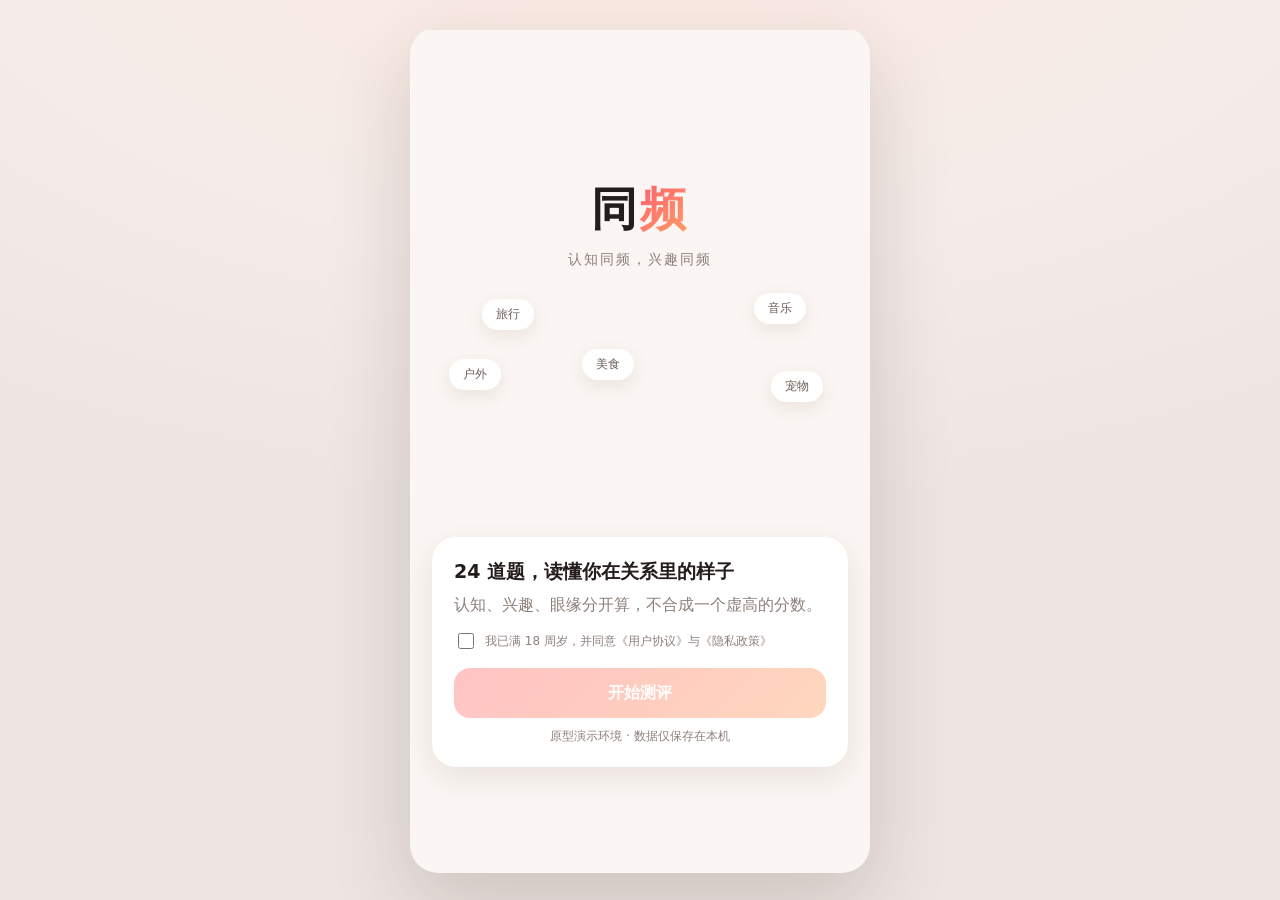
<file: app/index.html>
<!DOCTYPE html>
<html lang="zh-CN">
<head>
<meta charset="utf-8" />
<meta name="viewport" content="width=device-width, initial-scale=1, viewport-fit=cover" />
<title>同频 · 认知同频，兴趣同频</title>
<meta name="theme-color" content="#ff6b6b" />
<meta name="apple-mobile-web-app-capable" content="yes" />
<link rel="icon" href="icon.svg" type="image/svg+xml" />
<link rel="manifest" href="manifest.json" />
<link rel="stylesheet" href="styles.css" />
</head>
<body>
<div id="app" class="app">

  <main id="screens">

    <!-- ============ 引导 / 测评 ============ -->
    <section class="screen screen-onboard is-active" id="screen-onboard">
      <div class="onboard-progress"><span id="obBar"></span></div>

      <!-- step 0 -->
      <div class="ob-step is-active" data-step="0">
        <div class="hero">
          <div class="hero-logo">同<span>频</span></div>
          <p class="hero-sub">认知同频，兴趣同频</p>
          <div class="hero-orbs">
            <span class="orb o1">旅行</span>
            <span class="orb o2">音乐</span>
            <span class="orb o3">美食</span>
            <span class="orb o4">户外</span>
            <span class="orb o5">宠物</span>
          </div>
        </div>
        <div class="ob-card">
          <h2>24 道题，读懂你在关系里的样子</h2>
          <p class="muted">认知、兴趣、眼缘分开算，不合成一个虚高的分数。</p>
          <label class="checkline">
            <input type="checkbox" id="ageGate" />
            <span>我已满 18 周岁，并同意《用户协议》与《隐私政策》</span>
          </label>
          <button class="btn btn-primary" id="obStart" disabled>开始测评</button>
          <p class="tiny muted center">原型演示环境 · 数据仅保存在本机</p>
        </div>
      </div>

      <!-- step 1 -->
      <div class="ob-step" data-step="1">
        <h2 class="ob-title">先认识一下你</h2>
        <div class="avatar-pick">
          <div class="avatar-preview" id="obAvatarPreview"><span>+</span></div>
          <input type="file" id="obAvatarInput" accept="image/*" hidden />
          <p class="tiny muted">点击上传头像（可跳过）</p>
        </div>
        <label class="field"><span>昵称</span><input id="obName" maxlength="12" placeholder="比如：小满" /></label>
        <div class="field-row">
          <label class="field"><span>年龄</span><input id="obAge" type="number" min="18" max="80" inputmode="numeric" placeholder="24" /></label>
          <label class="field"><span>城市</span><input id="obCity" maxlength="10" placeholder="上海" /></label>
        </div>
        <div class="field">
          <span>我是</span>
          <div class="chips" id="obGender">
            <button class="chip" data-v="f">女生</button>
            <button class="chip" data-v="m">男生</button>
            <button class="chip" data-v="x">不愿透露</button>
          </div>
        </div>
        <div class="ob-footer"><button class="btn btn-primary" id="obNext1">下一步</button></div>
      </div>

      <!-- step 2 -->
      <div class="ob-step" data-step="2">
        <h2 class="ob-title">选几个你的兴趣</h2>
        <p class="muted">至少选 3 个，越准确匹配越准</p>
        <div class="chips chips-wrap" id="obTags"></div>
        <div class="ob-footer">
          <span class="tiny muted" id="tagCount">已选 0 个</span>
          <button class="btn btn-primary" id="obNext2">下一步</button>
        </div>
      </div>

      <!-- step 3 -->
      <div class="ob-step" data-step="3">
        <div class="quiz-head">
          <div class="quiz-dots" id="quizDots"></div>
          <p class="tiny muted" id="quizStepLabel">第 1 / 24 题</p>
        </div>
        <div id="quizBody"></div>
      </div>

      <!-- step 4：第一眼的心动（照片偏好） -->
      <div class="ob-step" data-step="4">
        <h2 class="ob-title center">第一眼的心动</h2>
        <p class="muted center tiny" id="faceHint">4 张里，选一张你最想认识的</p>
        <div class="face-dots" id="faceDots"></div>
        <div class="face-grid" id="faceGrid"></div>
        <p class="face-note center" id="faceNote">不看资料，也不看条件，凭第一感觉就好。</p>
        <div class="face-foot">
          <span class="tiny muted" id="faceStep">第 1 / 6 步</span>
          <button class="btn btn-ghost btn-sm" id="faceSkip">先跳过</button>
        </div>
      </div>

      <!-- step 5 -->
      <div class="ob-step" data-step="5">
        <div class="portrait-lead">
          <p class="pl-kicker">你的同频画像</p>
          <h2 id="portraitHi">这是现在的你</h2>
          <p class="pl-sub">24 道题 + 6 轮第一眼 · 之后可随时重测</p>
        </div>
        <div class="scale-summary" id="scaleSummary"></div>
        <h3 class="mini-title">你的兴趣</h3>
        <div class="portrait-tags" id="portraitTags"></div>
        <h3 class="mini-title">我们猜你想找的人</h3>
        <div class="ideal-preview" id="idealPreview"></div>
        <button class="btn btn-ghost" id="prefAdjust" style="margin-top:8px">调整我的理想型</button>
        <div class="ob-footer"><button class="btn btn-primary" id="obFinish">进入发现</button></div>
      </div>
    </section>

    <!-- ============ 发现 ============ -->
    <section class="screen" id="screen-discover">
      <header class="topbar">
        <div class="brand">同<span>频</span></div>
        <div class="topbar-actions">
          <button class="pill" id="todayLikes">今日喜欢 0/5</button>
          <button class="pill pill-accent" id="btnMember">会员</button>
        </div>
      </header>

      <div class="deck" id="deck"></div>
      <div class="deck-empty" id="deckEmpty" hidden>
        <div class="empty-emoji">🌿</div>
        <h3>今天先看到这里</h3>
        <p class="muted">完善兴趣标签，明天会有更多同频的人</p>
        <button class="btn btn-ghost" id="btnRefill">刷新一批</button>
      </div>

      <div class="deck-actions" id="deckActions">
        <button class="round-btn pass" id="btnPass" aria-label="跳过">
          <svg viewBox="0 0 24 24" fill="none" stroke="currentColor" stroke-width="2.4" stroke-linecap="round"><path d="M6 6l12 12M18 6L6 18"/></svg>
        </button>
        <button class="round-btn star" id="btnLike" aria-label="喜欢">
          <svg viewBox="0 0 24 24" fill="currentColor"><path d="M12 20.4s-7.4-4.8-7.4-10.4A4.2 4.2 0 0 1 12 7.2a4.2 4.2 0 0 1 7.4 2.8c0 5.6-7.4 10.4-7.4 10.4z"/></svg>
        </button>
        <button class="round-btn light" id="btnOpenLikes" aria-label="谁喜欢我">
          <svg viewBox="0 0 24 24" fill="none" stroke="currentColor" stroke-width="2" stroke-linecap="round"><path d="M2 12s3.6-6 10-6 10 6 10 6-3.6 6-10 6S2 12 2 12z"/><circle cx="12" cy="12" r="2.8"/></svg>
        </button>
      </div>
    </section>

    <!-- ============ 消息 ============ -->
    <section class="screen" id="screen-matches">
      <header class="topbar"><div class="brand">消息</div>
        <div class="topbar-actions"><button class="pill" id="btnLikesEntry">谁喜欢我 <b id="likesBadge">3</b></button></div>
      </header>
      <div class="match-list" id="matchList"></div>
      <div class="hint-card" id="matchHint">
        <h4>还没有配对</h4>
        <p class="muted">在「发现」里喜欢的人，如果 TA 也喜欢你，就会出现在这里。</p>
      </div>
    </section>

    <!-- ============ 我的 ============ -->
    <section class="screen" id="screen-me">
      <div class="me-hero">
        <div class="me-avatar" id="meAvatar">🙂</div>
        <div class="me-info">
          <h2 id="meName">未命名</h2>
          <p class="muted" id="meMeta">--</p>
        </div>
        <button class="pill pill-accent" id="meMemberBtn">开通会员</button>
      </div>
      <div class="me-tags" id="meTags"></div>
      <div class="me-stats">
        <div><b id="statLikes">0</b><span>喜欢过</span></div>
        <div><b id="statMatches">0</b><span>配对</span></div>
      </div>
      <div class="menu">
        <button class="menu-item" id="menuFeedback">见面后回访
          <svg viewBox="0 0 24 24" fill="none" stroke="currentColor" stroke-width="2" stroke-linecap="round"><path d="M9 6l6 6-6 6"/></svg>
        </button>
        <button class="menu-item" id="menuPrefs">调整我的理想型
          <svg viewBox="0 0 24 24" fill="none" stroke="currentColor" stroke-width="2" stroke-linecap="round"><path d="M9 6l6 6-6 6"/></svg>
        </button>
        <button class="menu-item" id="menuModels">我的同频报告
          <svg viewBox="0 0 24 24" fill="none" stroke="currentColor" stroke-width="2" stroke-linecap="round"><path d="M9 6l6 6-6 6"/></svg>
        </button>
        <button class="menu-item" id="menuPrivacy">隐私与协议
          <svg viewBox="0 0 24 24" fill="none" stroke="currentColor" stroke-width="2" stroke-linecap="round"><path d="M9 6l6 6-6 6"/></svg>
        </button>
        <button class="menu-item" id="menuReset">清空本机数据
          <svg viewBox="0 0 24 24" fill="none" stroke="currentColor" stroke-width="2" stroke-linecap="round"><path d="M9 6l6 6-6 6"/></svg>
        </button>
      </div>
      <p class="tiny muted center" style="margin-top:18px">同频 PWA 原型 v0.1 · 演示数据</p>
    </section>
  </main>

  <nav class="tabbar" id="tabbar">
    <button data-tab="discover" class="is-active">
      <svg viewBox="0 0 24 24" fill="none" stroke="currentColor" stroke-width="2"><circle cx="12" cy="12" r="9"/><path d="M15.5 8.5 13.2 13.2 8.5 15.5l2.3-4.7z" fill="currentColor" stroke="none"/></svg>
      <span>发现</span>
    </button>
    <button data-tab="matches">
      <svg viewBox="0 0 24 24" fill="none" stroke="currentColor" stroke-width="2" stroke-linecap="round"><path d="M21 11.6a8.6 8.6 0 0 1-12.8 7.5L4 20l1-4.1a8.6 8.6 0 1 1 16-4.3z"/></svg>
      <span>消息</span>
    </button>
    <button data-tab="me">
      <svg viewBox="0 0 24 24" fill="none" stroke="currentColor" stroke-width="2" stroke-linecap="round"><circle cx="12" cy="8" r="4"/><path d="M4.5 20c1.6-4 4.4-6 7.5-6s5.9 2 7.5 6"/></svg>
      <span>我的</span>
    </button>
  </nav>
</div>

<!-- ============ 聊天覆盖层 ============ -->
<div class="overlay" id="chatOverlay" hidden>
  <div class="overlay-card">
    <header class="chat-head">
      <button class="icon-btn" id="chatBack" aria-label="返回">
        <svg viewBox="0 0 24 24" fill="none" stroke="currentColor" stroke-width="2.4" stroke-linecap="round"><path d="M15 5l-7 7 7 7"/></svg>
      </button>
      <div class="chat-who"><div class="chat-ava" id="chatAva">🙂</div>
        <div><b id="chatName">TA</b><p class="tiny muted" id="chatMeta">兴趣匹配 · 在线</p></div>
      </div>
      <button class="coach-entry" id="chatCoach">红娘</button>
    </header>
    <div class="chat-body" id="chatBody"></div>
    <div class="topic-cards" id="topicCards" hidden></div>
    <div class="chat-composer">
      <button class="icon-btn" id="chatImgBtn" aria-label="发送图片">
        <svg viewBox="0 0 24 24" fill="none" stroke="currentColor" stroke-width="2" stroke-linecap="round"><rect x="3" y="4" width="18" height="16" rx="3"/><circle cx="9" cy="9.5" r="1.7" fill="currentColor" stroke="none"/><path d="M4 17l5-5 4 4 3-3 4 4"/></svg>
      </button>
      <button class="icon-btn" id="chatVoiceBtn" aria-label="发送语音">
        <svg viewBox="0 0 24 24" fill="none" stroke="currentColor" stroke-width="2" stroke-linecap="round"><rect x="9" y="2" width="6" height="12" rx="3"/><path d="M5 11a7 7 0 0 0 14 0M12 18v4"/></svg>
      </button>
      <input id="chatInput" placeholder="说点什么…" maxlength="200" />
      <button class="send-btn" id="chatSend">发送</button>
      <button class="coach-mini" id="coachSpeak" title="让红娘开口">红娘</button>
      <input type="file" id="chatImgInput" accept="image/*" hidden />
    </div>
    <div class="recording-bar" id="recordingBar" hidden>
      <span class="rec-dot"></span><span id="recTime">00:00</span>
      <button class="btn btn-ghost btn-sm" id="recStop">停止并发送</button>
    </div>
  </div>
</div>

<!-- ============ 支付 ============ -->
<div class="overlay" id="payOverlay" hidden>
  <div class="sheet">
    <button class="sheet-close" id="payClose">✕</button>
    <div class="pay-head"><div class="pay-crown">♛</div><h3>缘趣会员</h3><p class="muted">解锁无限喜欢、谁喜欢我、优先推荐</p></div>
    <div class="plans" id="plans">
      <button class="plan is-active" data-plan="month"><b>¥18</b><span>月卡 · 30 天</span></button>
      <button class="plan" data-plan="year"><b>¥98</b><span>年卡 · 12 个月</span><em>省 54%</em></button>
    </div>
    <div class="pay-methods">
      <label class="pay-method is-active" data-m="wx"><span class="pm-ico">微信</span><span>微信支付</span></label>
      <label class="pay-method" data-m="ali"><span class="pm-ico ali">支</span><span>支付宝</span></label>
    </div>
    <p class="tiny muted center">演示环境：不会真实扣款，不收集支付信息</p>
    <button class="btn btn-primary" id="payConfirm">确认支付</button>
    <p class="tiny muted center">正式上线需接入微信/支付宝商户号并部署服务端</p>
  </div>
</div>

<!-- ============ 谁喜欢我 ============ -->
<div class="overlay" id="likesOverlay" hidden>
  <div class="sheet">
    <button class="sheet-close" id="likesClose">✕</button>
    <h3 class="center">谁喜欢我</h3>
    <p class="muted center">共 <b id="likesCount">3</b> 人喜欢了你</p>
    <div class="likes-grid" id="likesGrid"></div>
    <p class="tiny muted center" id="likesLockNote">开通会员后可见头像与昵称</p>
    <button class="btn btn-primary" id="likesCta">开通会员查看</button>
  </div>
</div>

<!-- ============ 配对成功 ============ -->
<div class="overlay" id="matchOverlay" hidden>
  <div class="match-celebrate">
    <p class="tiny">兴趣相投</p>
    <div class="match-avatars"><div id="mcMe">🙂</div><div class="heart">♥</div><div id="mcTa">🙂</div></div>
    <h2 id="mcName">你们配对成功了</h2>
    <p class="muted center" id="mcScore">匹配度 --</p>
    <button class="btn btn-primary" id="mcChat">马上聊聊</button>
    <button class="btn btn-ghost" id="mcLater">继续看看</button>
  </div>
</div>

<div class="toast" id="toast" hidden></div>

<!-- ============ 红娘建议 ============ -->
<div class="overlay" id="coachOverlay" hidden>
  <div class="sheet">
    <button class="sheet-close" id="coachClose">✕</button>
    <div class="coach-head">
      <div class="coach-ava">🧭</div>
      <div><h3>同频红娘</h3><p class="tiny muted">不推销、不评价、不催进度，只帮你说得出口</p></div>
    </div>
    <div class="coach-list" id="coachList"></div>
    <p class="tiny muted center">建议基于你们两人的画像生成，不是通用话术</p>
  </div>
</div>

<!-- ============ 见面后回访 ============ -->
<div class="overlay" id="fbOverlay" hidden>
  <div class="sheet">
    <button class="sheet-close" id="fbClose">✕</button>
    <h3 class="center">见面后回访</h3>
    <p class="muted center tiny">这是模型唯一的校准来源：见完面后的真实感受，比任何测评都准</p>
    <div class="fb-group">
      <span class="fb-label">对方和照片一致吗？</span>
      <div class="chips" data-q="photo">
        <button class="chip" data-v="1">一致</button>
        <button class="chip" data-v="0">有差距</button>
      </div>
    </div>
    <div class="fb-group">
      <span class="fb-label">还想再见第二次吗？</span>
      <div class="chips" data-q="again">
        <button class="chip" data-v="1">想</button>
        <button class="chip" data-v="0">不想</button>
        <button class="chip" data-v="2">不确定</button>
      </div>
    </div>
    <button class="btn btn-primary" id="fbSave" disabled>提交，用于校准匹配</button>
  </div>
</div>

<!-- ============ 调整理想型 ============ -->
<div class="overlay" id="prefsOverlay" hidden>
  <div class="sheet">
    <button class="sheet-close" id="prefsClose">✕</button>
    <h3 class="center">调整我的理想型</h3>
    <p class="muted center tiny">先看模型猜得对不对，再改。改完匹配会立刻变。</p>
    <div class="fb-group"><span class="fb-label">城市</span>
      <div class="chips" data-p="sameCity">
        <button class="chip" data-v="true">同城优先</button><button class="chip" data-v="false">异地也可以</button>
      </div>
    </div>
    <div class="fb-group"><span class="fb-label">年龄差</span>
      <div class="chips" data-p="ageRange">
        <button class="chip" data-v="±3">±3 岁</button><button class="chip" data-v="±5">±5 岁</button><button class="chip" data-v="±10">±10 岁</button>
      </div>
    </div>
    <div class="fb-group"><span class="fb-label">共同兴趣至少</span>
      <div class="chips" data-p="commonTags">
        <button class="chip" data-v="1">1 个</button><button class="chip" data-v="2">2 个</button><button class="chip" data-v="3">3 个</button>
      </div>
    </div>
    <div class="fb-group"><span class="fb-label">认证</span>
      <div class="chips" data-p="verified">
        <button class="chip" data-v="true">只看已实名</button><button class="chip" data-v="false">都可以</button>
      </div>
    </div>
    <div class="fb-group"><span class="fb-label">节奏</span>
      <div class="chips" data-p="pace">
        <button class="chip" data-v="先做朋友">先做朋友</button><button class="chip" data-v="奔着结婚">奔着结婚</button><button class="chip" data-v="看感觉">看感觉</button>
      </div>
    </div>
    <button class="btn btn-primary" id="prefsSave">保存并重新匹配</button>
  </div>
</div>

<!-- ============ 资料详情 ============ -->
<div class="overlay" id="detailOverlay" hidden>
  <div class="detail-page" id="detailPage"></div>
</div>

<!-- ============ 我的同频报告 ============ -->
<div class="overlay" id="modelOverlay" hidden>
  <div class="sheet">
    <button class="sheet-close" id="modelClose">✕</button>
    <h3 class="center">我的同频报告</h3>
    <p class="muted center tiny">不是标签，是你在关系里的样子</p>
    <div id="modelBody"></div>
    <button class="btn btn-ghost btn-sm" id="modelRetake" style="align-self:center">重新做一次测评</button>
  </div>
</div>

<script src="app.js"></script>
</body>
</html>
</file>
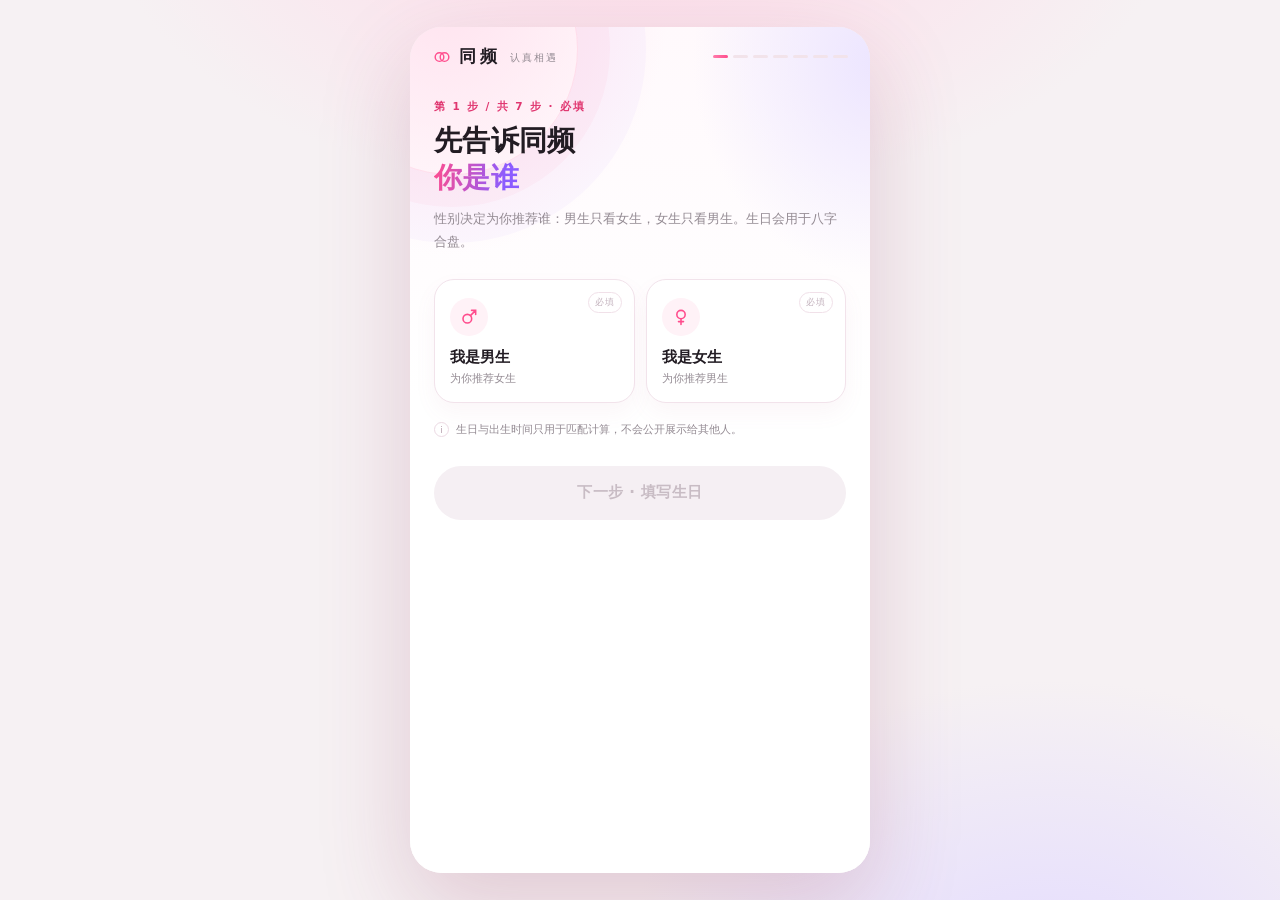
<file: app/match.html>
<!DOCTYPE html>
<html lang="zh-CN"><head>
<meta charset="utf-8">
<meta name="viewport" content="width=device-width, initial-scale=1, viewport-fit=cover">
<title>同频 · 匹配</title>
<meta name="theme-color" content="#ff4d8d">
<link rel="icon" href="icon.svg" type="image/svg+xml">
<link rel="stylesheet" href="match.css">
</head>
<body>

<div class="qs-app">

  <!-- ============ 注册（必填：性别 + 生日） ============ -->
  <section class="qs-onboard" id="onboard" hidden>
    <div class="onb-top">
      <div class="onb-brand">
        <svg viewBox="0 0 24 24" fill="none" stroke="currentColor" stroke-width="1.7" stroke-linecap="round"><circle cx="9" cy="12" r="5.2"></circle><circle cx="15" cy="12" r="5.2"></circle></svg>
        <b>同频</b><em>认真相遇</em>
      </div>
      <div class="onb-steps" id="onbSteps"><i></i><i></i><i></i><i></i><i></i><i></i><i></i></div>
    </div>
    <div class="onb-body" id="onbBody"></div>
  </section>

  <!-- ============ 推荐 ============ -->
  <section class="qs-screen is-active" id="screen-reco">
    <header class="qs-top">
      <div class="qs-logo">
        <svg viewBox="0 0 24 24" fill="none" stroke="currentColor" stroke-width="1.8" stroke-linecap="round"><circle cx="9" cy="12" r="5.2"></circle><circle cx="15" cy="12" r="5.2"></circle></svg>
        <b>同频</b>
      </div>
      <div class="qs-top-actions">
        <button class="qs-prefs" id="btnPrefs">
          <svg viewBox="0 0 24 24" fill="none" stroke="currentColor" stroke-width="2" stroke-linecap="round"><path d="M12 3l1.9 4.6L19 9.5l-4.2 3.4L15.5 18 12 15.4 8.5 18l.7-5.1L5 9.5l5.1-1.9z"></path></svg>
          心动设置
        </button>
        <button class="qs-icon-btn" id="btnFilter" aria-label="筛选">
          <svg viewBox="0 0 24 24" fill="none" stroke="currentColor" stroke-width="2" stroke-linecap="round"><path d="M4 7h10M18 7h2M4 17h2M10 17h10"></path><circle cx="16" cy="7" r="2"></circle><circle cx="8" cy="17" r="2"></circle></svg>
        </button>
      </div>
    </header>

    <div class="qs-subline">
      <span class="qs-city">
        <svg viewBox="0 0 24 24" fill="none" stroke="currentColor" stroke-width="1.9" stroke-linecap="round"><path d="M12 21s-6.5-5.4-6.5-10.2A6.5 6.5 0 0 1 12 4.3a6.5 6.5 0 0 1 6.5 6.5C18.5 15.6 12 21 12 21z"></path><circle cx="12" cy="10.6" r="2.2"></circle></svg>
        上海 · 全城
      </span>
      <span class="qs-update">今日推荐 <b id="dailyCount">无限</b> 次 · 不限左右划</span>
    </div>

    <div class="qs-trust">
      <svg viewBox="0 0 24 24" fill="none" stroke="currentColor" stroke-width="1.9" stroke-linecap="round"><path d="M12 3l7 3v5.4c0 4.4-2.9 7.8-7 9.6-4.1-1.8-7-5.2-7-9.6V6z"></path><path d="M9 12l2.1 2.1L15.4 10"></path></svg>
      本页用户均通过 实名 + 真人认证
    </div>

    <button class="qs-birth-nudge" id="birthNudge" hidden>
      <span class="qb-nudge-ico">
        <svg viewBox="0 0 24 24" fill="none" stroke="currentColor" stroke-width="1.9" stroke-linecap="round"><circle cx="12" cy="12" r="8.4"></circle><path d="M12 7.6v4.9l3 1.8"></path></svg>
      </span>
      <span class="qb-nudge-main"><b>补充出生时间</b><i>八字合盘会更准，只影响匹配，不会公开</i></span>
      <span class="qb-nudge-go">去补充</span>
    </button>

    <button class="qs-setup" id="setupBanner" hidden>
      <span class="qs-setup-ico">
        <svg viewBox="0 0 24 24" fill="none" stroke="currentColor" stroke-width="1.9" stroke-linecap="round"><path d="M12 3l1.8 4.7L18.5 9.5l-4.7 1.8L12 16l-1.8-4.7L5.5 9.5l4.7-1.8z"></path><path d="M18 16l.7 1.8L20.5 18l-1.8.7L18 20.5l-.7-1.8L15.5 18l1.8-.7z"></path></svg>
      </span>
      <span class="qs-setup-main"><b>心动画像还没完善</b><i>6 轮看照片 + 12 道轻测评，推荐会更准</i></span>
      <span class="qs-setup-go">去完善</span>
    </button>

    <button class="qs-act" id="actBanner" hidden>
      <span class="qa-ico">
        <svg viewBox="0 0 24 24" fill="none" stroke="currentColor" stroke-width="1.8" stroke-linecap="round" stroke-linejoin="round"><rect x="3.2" y="8.2" width="17.6" height="12.4" rx="2.4"></rect><path d="M3.2 12.4h17.6M12 8.2v12.4"></path><path d="M12 8.2S10.8 4 7.9 4.6c-2 .4-2.3 3.6 4.1 3.6zM12 8.2s1.2-4.2 4.1-3.6c2 .4 2.3 3.6-4.1 3.6z"></path></svg>
      </span>
      <span class="qa-main"><b>新人活动 · 完善资料卡</b><i>2–6 张照片 + 500 字介绍，完成送 500 积分</i></span>
      <span class="qa-go">去领</span>
    </button>

    <div class="qs-feed" id="feed">
      <div id="cardHost">
  <article class="qs-card is-in" data-id="jiajia">
    <div class="qs-photo">
      <img src="assets/match/liujiajia.jpg" alt="刘佳佳的照片" draggable="false">
      <div class="qs-photo-top">
        <span class="qs-photo-tag"><svg viewBox="0 0 24 24" fill="none" stroke="currentColor" stroke-width="2" stroke-linecap="round"><path d="M12 3l1.8 4.7L18.5 9.5l-4.7 1.8L12 16l-1.8-4.7L5.5 9.5l4.7-1.8z"></path><path d="M18 16l.7 1.8L20.5 18l-1.8.7L18 20.5l-.7-1.8L15.5 18l1.8-.7z"></path></svg>每日推荐</span>
        <span class="qs-photo-count"><svg viewBox="0 0 24 24" fill="none" stroke="currentColor" stroke-width="1.9" stroke-linecap="round"><path d="M12 21s-6.5-5.4-6.5-10.2A6.5 6.5 0 0 1 12 4.3a6.5 6.5 0 0 1 6.5 6.5C18.5 15.6 12 21 12 21z"></path><circle cx="12" cy="10.6" r="2.2"></circle></svg>距你 3.2km</span>
      </div>
      <div class="qs-photo-name">
        <b>刘佳佳</b><span>27</span>
        <span class="qs-vbadge" title="真人认证"><svg viewBox="0 0 24 24" fill="none" stroke="#fff" stroke-width="3.2" stroke-linecap="round" stroke-linejoin="round"><path d="M5 12.5l4.5 4.5L19 7.5"></path></svg></span>
      </div>
    </div>
    <div class="qs-body">
      <div class="qs-tags"><span class="qs-tag hot">浙江大学</span><span class="qs-tag hot">每年带家人旅行</span><span class="qs-tag hot">乐天派</span><span class="qs-tag">UI 设计师</span><span class="qs-tag">爱养花</span><span class="qs-tag">周末看展</span><span class="qs-tag">普拉提</span></div>
      <div class="qs-score">
        <span class="qs-score-dot"></span>
        <span class="qs-score-label">同频契合度<small>认知 · 兴趣 · 眼缘加权</small></span>
        <span class="qs-score-val">96<em>%</em></span>
      </div>
      <p class="qs-bio">爱运动，也爱在周末逛展。希望有人一起，把普通的日子过得有意思。</p>

      <div class="qs-sec">
        <h4>基本资料</h4>
        <div class="qs-facts"><div class="qs-fact"><svg viewBox="0 0 24 24" fill="none" stroke="currentColor" stroke-width="1.8" stroke-linecap="round" stroke-linejoin="round"><path d="M4 15L15 4l5 5L9 20z"></path><path d="M8 11l2 2M11 8l2 2M14 5l2 2"></path></svg><b>165cm</b></div><div class="qs-fact"><svg viewBox="0 0 24 24" fill="none" stroke="currentColor" stroke-width="1.8" stroke-linejoin="round"><path d="M12 3.6l2.5 5.3 5.7.7-4.2 4 1.1 5.7-5.1-2.8-5.1 2.8 1.1-5.7-4.2-4 5.7-.7z"></path></svg><b>双子座</b></div><div class="qs-fact"><svg viewBox="0 0 24 24" fill="none" stroke="currentColor" stroke-width="1.8" stroke-linecap="round" stroke-linejoin="round"><path d="M3 9l9-5 9 5-9 5z"></path><path d="M7 12v4c0 1.7 2.2 3 5 3s5-1.3 5-3v-4"></path></svg><b>浙江大学 · 本科</b></div><div class="qs-fact"><svg viewBox="0 0 24 24" fill="none" stroke="currentColor" stroke-width="1.8" stroke-linecap="round" stroke-linejoin="round"><rect x="3" y="7.5" width="18" height="12.5" rx="2.5"></rect><path d="M9 7.5V6a2 2 0 0 1 2-2h2a2 2 0 0 1 2 2v1.5"></path></svg><b>互联网 · UI 设计师</b></div></div>
      </div>

      <div class="qs-sec">
        <h4>关于我</h4>
        <p class="qs-about">杭州读完大学，来上海第五年。工作忙，但生活不将就：下班去滨江跑步，周末下厨或看展。</p>
      </div>

      <div class="qs-sec">
        <h4>兴趣标签</h4>
        <div class="qs-tagcloud"><span>摄影</span><span>当代艺术</span><span>普拉提</span><span>咖啡</span><span>旅行</span></div>
      </div>

      <div class="qs-sec">
        <h4>恋爱测评</h4>
        <div class="qs-tests"><div class="qs-test"><span>恋爱人格</span><b>可靠的陪伴者</b></div><div class="qs-test"><span>情绪稳定</span><b>偏高</b></div><div class="qs-test"><span>冲突处理</span><b>先冷静，再沟通</b></div></div>
      </div>

      <div class="qs-sec">
        <h4>认证信息</h4>
        <div class="qs-verifies">
    <div class="qs-verify">
      <span class="qs-vbadge"><svg viewBox="0 0 24 24" fill="none" stroke="#fff" stroke-width="3.2" stroke-linecap="round" stroke-linejoin="round"><path d="M5 12.5l4.5 4.5L19 7.5"></path></svg></span>
      <p>实名认证</p><i>身份证认证</i>
    </div>
    <div class="qs-verify">
      <span class="qs-vbadge"><svg viewBox="0 0 24 24" fill="none" stroke="#fff" stroke-width="3.2" stroke-linecap="round" stroke-linejoin="round"><path d="M5 12.5l4.5 4.5L19 7.5"></path></svg></span>
      <p>真实头像认证</p><i>人脸比对</i>
    </div>
    <div class="qs-verify">
      <span class="qs-vbadge"><svg viewBox="0 0 24 24" fill="none" stroke="#fff" stroke-width="3.2" stroke-linecap="round" stroke-linejoin="round"><path d="M5 12.5l4.5 4.5L19 7.5"></path></svg></span>
      <p>学历认证</p><i>学信网认证</i>
    </div></div>
      </div>
    </div>
  </article></div>
      <div class="qs-done" id="done" hidden="">
        <div class="qs-done-ico">
          <svg viewBox="0 0 24 24" fill="none" stroke="currentColor" stroke-width="1.6" stroke-linecap="round"><path d="M12 20.6s-7-4.6-7-9.8A4 4 0 0 1 12 7.8a4 4 0 0 1 7 3c0 5.2-7 9.8-7 9.8z"></path><path d="M9.6 11.6l1.7 1.7 3.1-3.4"></path></svg>
        </div>
        <h3 id="doneTitle">这一轮看完啦</h3>
        <p id="doneText">推荐不限次数，随时可以继续</p>
        <div class="qs-done-actions">
          <button class="qs-btn-grad" id="doneRestart">再看一轮</button>
          <button class="qs-btn-line" id="donePrefs">调整筛选条件</button>
        </div>
      </div>

      <!-- 广场并入推荐 -->
      <div class="qs-feed-plaza" id="plazaInline" hidden>
        <div class="qs-feed-plaza-head">
          <div>
            <h3>同频广场</h3>
            <p>从日常里，先认识一个人</p>
          </div>
          <span>已认证</span>
        </div>
        <div class="qs-plaza" id="plazaList"></div>
      </div>
    </div>

    <footer class="qs-actionbar" id="actionbar">
      <button class="qs-skip" id="btnPass" aria-label="不合适">
        <svg viewBox="0 0 24 24" fill="none" stroke="currentColor" stroke-width="2.3" stroke-linecap="round"><path d="M7 7l10 10M17 7L7 17"></path></svg>
      </button>
      <button class="qs-flower" id="btnFlower">
        <svg viewBox="0 0 24 24" fill="none" stroke="currentColor" stroke-width="1.9" stroke-linecap="round"><path d="M12 4c1.6 2.2 3.3 3.1 5.4 2.6-.5 2.1.4 3.8 2.6 5.4-2.2 1.6-3.1 3.3-2.6 5.4-2.1-.5-3.8.4-5.4 2.6-1.6-2.2-3.3-3.1-5.4-2.6.5-2.1-.4-3.8-2.6-5.4 2.2-1.6 3.1-3.3 2.6-5.4C8.7 7.1 10.4 6.2 12 4z"></path><circle cx="12" cy="12" r="1.6"></circle></svg>
        送朵花
      </button>
      <button class="qs-like" id="btnLike">
        <svg viewBox="0 0 24 24" fill="currentColor"><path d="M12 20.4s-7.4-4.8-7.4-10.4A4.2 4.2 0 0 1 12 7.2a4.2 4.2 0 0 1 7.4 2.8c0 5.6-7.4 10.4-7.4 10.4z"></path></svg>
        喜欢 TA
      </button>
    </footer>
  </section>

  <!-- ============ 喜欢 ============ -->
  <section class="qs-screen" id="screen-likes">
    <header class="qs-page-head">
      <h2>喜欢</h2>
      <p>双向喜欢，才会开启聊天</p>
    </header>

    <div class="qs-like-stats">
      <div><b id="statViews">18</b><span>看过我</span></div>
      <div><b id="statLikes">4</b><span>喜欢我</span></div>
      <div class="is-gold"><b id="statZheng">2</b><span>其中的正缘</span></div>
    </div>

    <div class="qs-seg" id="likeSeg">
      <button class="is-on">谁喜欢我 <b id="likeWhoCount">4</b></button>
      <button>我喜欢 <b id="likeMineCount">2</b></button>
    </div>
    <div class="qs-likes-grid" id="likesGrid">
    <div class="qs-like-card " data-id="jiajia" data-locked="0">
      <img src="assets/match/liujiajia.jpg" alt="刘佳佳">
      <div class="lc-shade"></div>
      <span class="lc-badge">已认证</span>
      <div class="lc-name">刘佳佳 <i>27</i></div>
      
    </div>
    <div class="qs-like-card " data-id="chenyu" data-locked="0">
      <img src="assets/match/chenyu.jpg" alt="陈屿">
      <div class="lc-shade"></div>
      <span class="lc-badge">已认证</span>
      <div class="lc-name">陈屿 <i>30</i></div>
      
    </div>
    <div class="qs-like-card locked" data-id="linwan" data-locked="1">
      <img src="assets/match/linwan.jpg" alt="林晚">
      <div class="lc-shade"></div>
      <span class="lc-badge">已认证</span>
      <div class="lc-name">林晚 <i>26</i></div>
      <div class="lc-lock"><svg viewBox="0 0 24 24" fill="none" stroke="currentColor" stroke-width="1.8" stroke-linecap="round"><rect x="4.5" y="10" width="15" height="10" rx="2.5"></rect><path d="M8 10V7.5a4 4 0 0 1 8 0V10"></path></svg><span>开通 VIP 查看</span></div>
    </div>
    <div class="qs-like-card locked" data-id="suqing" data-locked="1">
      <img src="assets/match/suqing.jpg" alt="苏晴">
      <div class="lc-shade"></div>
      <span class="lc-badge">已认证</span>
      <div class="lc-name">苏晴 <i>29</i></div>
      <div class="lc-lock"><svg viewBox="0 0 24 24" fill="none" stroke="currentColor" stroke-width="1.8" stroke-linecap="round"><rect x="4.5" y="10" width="15" height="10" rx="2.5"></rect><path d="M8 10V7.5a4 4 0 0 1 8 0V10"></path></svg><span>开通 VIP 查看</span></div>
    </div></div>
    <div class="qs-vip-tip">
      <div>
        <h4 id="vipTipTitle">还有 2 个人想认识你</h4>
        <p id="vipTipText">开通 VIP 后可查看全部 · 每日推荐不限次数</p>
      </div>
      <button id="btnVip2">查看</button>
    </div>
    <div class="qs-page-note">资料均通过实名与扫脸认证</div>
  </section>

  <!-- ============ 我的 ============ -->
  <section class="qs-screen" id="screen-me">
    <div class="qs-me-hero">
      <div class="qs-me-ava" id="meAva">知</div>
      <div class="qs-me-main">
        <h2><span id="meName">知夏</span> <span id="meAge">28</span></h2>
        <p id="meSub">女生 · 上海 · 认真找对象</p>
        <div class="qs-me-badge" id="meBadge">
          <svg viewBox="0 0 24 24" fill="none" stroke="currentColor" stroke-width="2" stroke-linecap="round"><path d="M12 3l7 3v5.4c0 4.4-2.9 7.8-7 9.6-4.1-1.8-7-5.2-7-9.6V6z"></path><path d="M9 12l2.1 2.1L15.4 10"></path></svg>
          <span>实名认证 · 扫脸认证</span>
        </div>
      </div>
      <button class="qs-me-vip" id="btnVip3">VIP</button>
    </div>
    <div class="qs-me-stats">
      <div><b id="meStatLikes">4</b><span>喜欢我</span></div>
      <div><b id="meStatViews">18</b><span>看过我</span></div>
      <div><b id="meStatZheng">2</b><span>其中的正缘</span></div>
    </div>
    <div class="qs-me-menu">
      <button class="qs-me-row is-act" id="meProfile"><span>我的资料卡 <em id="meProfileTag">领 500 积分</em></span><i id="meProfileState">未完善</i></button>
      <button class="qs-me-row" id="mePoints"><span>我的积分</span><i id="mePointsState">0 积分</i></button>
      <button class="qs-me-row" id="mePortrait"><span>心动画像</span><i id="mePortraitState">还没完善</i></button>
      <button class="qs-me-row" id="meBirth"><span>出生时间 · 八字合盘</span><i id="meBirthState">待补充</i></button>
      <button class="qs-me-row" id="mePrefs"><span>心动偏好设置</span><i>已设置 3 项</i></button>
      <button class="qs-me-row is-zheng" id="meZheng"><span>八字正缘 · 精准推荐</span><i id="meZhengState">单独开通</i></button>
      <button class="qs-me-row" id="meVip"><span>同频 VIP</span><i id="meVipState">查看谁喜欢我</i></button>
      <button class="qs-me-row" id="meVerify"><span>我的认证</span><i id="meVerifyState">实名 + 扫脸</i></button>
    </div>
    <p class="qs-me-foot">「同频」匹配页原型 · 认知 / 兴趣 / 八字 分开计算<br>仅用于演示，数据为虚构</p>
  </section>

  <!-- ============ 消息（底边栏） ============ -->
  <section class="qs-screen" id="screen-msg">
    <header class="qs-page-head">
      <h2>消息</h2>
      <p>互相喜欢后，在这里开始对话</p>
    </header>
    <div class="qs-msg-list" id="msgList"></div>
    <div class="qs-msg-empty" id="msgEmpty" hidden>
      <div class="qs-msg-empty-ico">
        <svg viewBox="0 0 24 24" fill="none" stroke="currentColor" stroke-width="1.7" stroke-linecap="round"><path d="M21 11.6a8.6 8.6 0 0 1-12.8 7.5L4 20l1-4.1a8.6 8.6 0 1 1 16-4.3z"></path></svg>
      </div>
      <h3>还没有聊天</h3>
      <p>和 TA 互相喜欢之后<br>会在这里开启对话</p>
    </div>
  </section>

  <!-- ============ 底部导航 ============ -->
  <nav class="qs-tabs" id="tabbar">
    <button data-tab="reco" class="is-active">
      <svg viewBox="0 0 24 24" fill="none" stroke="currentColor" stroke-width="1.9" stroke-linecap="round"><path d="M12 3l2.4 6.6L21 12l-6.6 2.4L12 21l-2.4-6.6L3 12l6.6-2.4z"></path></svg>
      <span>推荐</span>
    </button>
    <button data-tab="likes" class="">
      <svg viewBox="0 0 24 24" fill="none" stroke="currentColor" stroke-width="1.9" stroke-linecap="round"><path d="M12 20.4s-7.4-4.8-7.4-10.4A4.2 4.2 0 0 1 12 7.2a4.2 4.2 0 0 1 7.4 2.8c0 5.6-7.4 10.4-7.4 10.4z"></path></svg>
      <span>喜欢</span>
    </button>
    <button data-tab="msg" class="">
      <span class="qs-tab-ico">
        <svg viewBox="0 0 24 24" fill="none" stroke="currentColor" stroke-width="1.9" stroke-linecap="round"><path d="M21 11.4a8.4 8.4 0 0 1-12.5 7.4L4 20l1.2-4a8.4 8.4 0 1 1 15.8-4.6z"></path></svg>
        <em class="qs-tab-badge" id="msgBadge" hidden>0</em>
      </span>
      <span>消息</span>
    </button>
    <button data-tab="me" class="">
      <svg viewBox="0 0 24 24" fill="none" stroke="currentColor" stroke-width="1.9" stroke-linecap="round"><circle cx="12" cy="8" r="3.6"></circle><path d="M5 20c1.5-3.8 3.9-5.7 7-5.7s5.5 1.9 7 5.7"></path></svg>
      <span>我的</span>
    </button>
  </nav>

  <!-- ============ 聊天 ============ -->
  <section class="qs-subpage qs-chat" id="subChat" hidden>
    <header class="qs-chat-head">
      <button class="qs-sub-back" id="chatBack" aria-label="返回">
        <svg viewBox="0 0 24 24" fill="none" stroke="currentColor" stroke-width="2.2" stroke-linecap="round"><path d="M15 5L8 12l7 7"></path></svg>
      </button>
      <div class="qs-chat-who">
        <div class="qs-chat-ava" id="chatAva"></div>
        <b id="chatName">TA</b>
        <span class="qs-vbadge" title="真人认证">
          <svg viewBox="0 0 24 24" fill="none" stroke="#fff" stroke-width="3.2" stroke-linecap="round" stroke-linejoin="round"><path d="M5 12.5l4.5 4.5L19 7.5"></path></svg>
        </span>
      </div>
      <span class="qs-chat-status" id="chatMeta"></span>
    </header>
    <div class="qs-chat-body" id="chatBody"></div>
    <div class="qs-ai-sug" id="aiSug">
      <div class="qs-ai-sug-head">
        <span>
          <svg viewBox="0 0 24 24" fill="none" stroke="currentColor" stroke-width="1.8" stroke-linecap="round"><path d="M12 3l1.8 4.7L18.5 9.5l-4.7 1.8L12 16l-1.8-4.7L5.5 9.5l4.7-1.8z"></path></svg>
          <span id="aiSugTitle">AI 回复建议</span>
        </span>
        <button id="aiRefresh">换一批</button>
      </div>
      <div class="qs-ai-chips" id="aiChips"></div>
    </div>
    <form class="qs-chat-composer" id="chatForm">
      <input id="chatInput" placeholder="说点什么…" autocomplete="off" maxlength="120">
      <button type="submit" class="qs-chat-send">发送</button>
    </form>
  </section>

  <!-- ============ 心动画像向导 ============ -->
  <section class="qs-wizard" id="wizard" hidden>
    <div class="qw-top">
      <button class="qw-skip" id="qwSkip">先逛逛</button>
      <div class="qw-progress"><span id="qwBar"></span></div>
      <span class="qw-count" id="qwCount"></span>
    </div>
    <div class="qw-body" id="qwBody"></div>
  </section>
</div>

<!-- ============ 心动设置 ============ -->
<div class="qs-overlay prefs-overlay" id="sheetPrefs" hidden="">
  <div class="qs-sheet qs-sheet-prefs" role="dialog" aria-modal="true" aria-label="心动设置">
    <header class="qs-sheet-head">
      <button class="qs-sheet-x" data-close="" aria-label="关闭">
        <svg viewBox="0 0 24 24" fill="none" stroke="currentColor" stroke-width="2.2" stroke-linecap="round"><path d="M7 7l10 10M17 7L7 17"></path></svg>
      </button>
    </header>
    <div class="qs-prefs-body">
      <h2>下面哪些点<br><span>比较吸引你</span>？</h2>
      <p class="qs-prefs-sub">选 3–5 个最在意的，推荐会更贴近你</p>
      <button class="qs-portrait-entry" id="prefPortrait">
        <span class="pe-ico">
          <svg viewBox="0 0 24 24" fill="none" stroke="currentColor" stroke-width="1.8" stroke-linecap="round"><circle cx="12" cy="12" r="8.4"></circle><path d="M12 8v4.4l2.8 1.8"></path></svg>
        </span>
        <span class="pe-main">
          <b>我的心动画像</b>
          <i id="peState">还没完善 · 推荐只能靠基础条件</i>
        </span>
        <span class="pe-go" id="peGo">去完善</span>
      </button>
      <button class="qs-prefs-top" id="prefTop">
        最在意的点 <b>已选 3 个</b>
        <svg viewBox="0 0 24 24" fill="none" stroke="currentColor" stroke-width="2" stroke-linecap="round"><path d="M4 20h4l10-10-4-4L4 16z"></path><path d="M13.5 5.5l4 4"></path></svg>
      </button>
      <div class="qs-bubbles" id="bubbleCloud"><button class="qs-bubble b2 " data-tag="生活丰富">生活丰富</button><button class="qs-bubble b3 is-on" data-tag="圈子简单">圈子简单</button><button class="qs-bubble b1 " data-tag="工作生活平衡">工作生活平衡</button><button class="qs-bubble b3 " data-tag="恋爱小白">恋爱小白</button><button class="qs-bubble b2 " data-tag="生活规律">生活规律</button><button class="qs-bubble b1 " data-tag="自律">自律</button><button class="qs-bubble b2 is-on" data-tag="有生活气息">有生活气息</button><button class="qs-bubble b3 " data-tag="喜欢宅家">喜欢宅家</button><button class="qs-bubble b1 " data-tag="旅行">旅行</button><button class="qs-bubble b1 " data-tag="吃货">吃货</button><button class="qs-bubble b2 is-on" data-tag="情绪稳定">情绪稳定</button><button class="qs-bubble b3 " data-tag="爱运动">爱运动</button></div>
    </div>
    <div class="qs-prefs-foot">
      <button class="qs-btn-grad" id="prefSave">选好了</button>
    </div>
  </div>
</div>

<!-- ============ 筛选 ============ -->
<div class="qs-overlay" id="sheetFilter" hidden="">
  <div class="qs-sheet" role="dialog" aria-modal="true" aria-label="筛选">
    <header class="qs-sheet-head">
      <h3>筛选</h3>
      <button class="qs-sheet-x" data-close="" aria-label="关闭">
        <svg viewBox="0 0 24 24" fill="none" stroke="currentColor" stroke-width="2.2" stroke-linecap="round"><path d="M7 7l10 10M17 7L7 17"></path></svg>
      </button>
    </header>
    <div class="qs-zheng-entry">
      <span class="qz-entry-ico">
        <svg viewBox="0 0 24 24" fill="none" stroke="currentColor" stroke-width="1.7" stroke-linecap="round"><circle cx="12" cy="12" r="8.6"></circle><path d="M12 3.4a8.6 8.6 0 0 0 0 17.2"></path><circle cx="12" cy="8.4" r="1.1" fill="currentColor" stroke="none"></circle><circle cx="12" cy="15.6" r="1.1" fill="currentColor" stroke="none"></circle></svg>
      </span>
      <span class="qz-entry-main">
        <b>只看八字正缘</b>
        <i>按生辰合盘，只推荐互为正缘的人</i>
      </span>
      <button class="qz-entry-btn" id="zhengFilterBtn">开通</button>
    </div>
    <div class="qs-sheet-scroll" id="filterGroups">
    <div class="qs-filter-group">
      <h4>年龄</h4>
      <div class="qs-filter-chips" data-g="0">
        <button class="qs-filter-chip " data-o="0">22–26</button><button class="qs-filter-chip " data-o="1">27–30</button><button class="qs-filter-chip " data-o="2">31–35</button><button class="qs-filter-chip is-on" data-o="3">不限</button>
      </div>
    </div>
  
    <div class="qs-filter-group">
      <h4>身高</h4>
      <div class="qs-filter-chips" data-g="1">
        <button class="qs-filter-chip " data-o="0">155+</button><button class="qs-filter-chip " data-o="1">165+</button><button class="qs-filter-chip " data-o="2">175+</button><button class="qs-filter-chip is-on" data-o="3">不限</button>
      </div>
    </div>
  
    <div class="qs-filter-group">
      <h4>学历</h4>
      <div class="qs-filter-chips" data-g="2">
        <button class="qs-filter-chip " data-o="0">本科及以上</button><button class="qs-filter-chip " data-o="1">硕士及以上</button><button class="qs-filter-chip is-on" data-o="2">不限</button>
      </div>
    </div>
  
    <div class="qs-filter-group">
      <h4>当前位置</h4>
      <div class="qs-filter-chips" data-g="3">
        <button class="qs-filter-chip " data-o="0">上海</button><button class="qs-filter-chip " data-o="1">杭州</button><button class="qs-filter-chip " data-o="2">苏州</button><button class="qs-filter-chip is-on" data-o="3">不限</button>
      </div>
    </div>
  
    <div class="qs-filter-group">
      <h4>认证</h4>
      <div class="qs-filter-chips" data-g="4">
        <button class="qs-filter-chip is-on" data-o="0">实名 + 真人</button><button class="qs-filter-chip " data-o="1">学历认证</button><button class="qs-filter-chip " data-o="2">不限</button>
      </div>
    </div>
  </div>
    <div class="qs-sheet-foot">
      <button class="qs-btn-line" id="filterReset">重置</button>
      <button class="qs-btn-grad" id="filterApply">查看 12 位</button>
    </div>
  </div>
</div>

<!-- ============ VIP ============ -->
<div class="qs-overlay" id="sheetVip" hidden="">
  <div class="qs-sheet" role="dialog" aria-modal="true" aria-label="同频 VIP">
    <header class="qs-sheet-head">
      <h3>同频 VIP</h3>
      <button class="qs-sheet-x" data-close="" aria-label="关闭">
        <svg viewBox="0 0 24 24" fill="none" stroke="currentColor" stroke-width="2.2" stroke-linecap="round"><path d="M7 7l10 10M17 7L7 17"></path></svg>
      </button>
    </header>
    <div class="qs-sheet-scroll">
      <p class="qs-vip-lead">认真找对象的人，值得更高效地遇见</p>
      <div class="qs-vip-benefits">
        <span>查看谁喜欢我</span><span>查看谁看过我</span><span>不限查看次数</span>
      </div>
      <div class="qs-plans" id="vipPlans">
        <button class="qs-plan" data-price="60">
          <b>1 个月</b><span>¥60 / 月</span>
        </button>
        <button class="qs-plan is-on" data-price="138">
          <em>最受欢迎</em><b>3 个月</b><span>¥138 / 季</span>
        </button>
        <button class="qs-plan" data-price="388">
          <b>12 个月</b><span>¥388 / 年</span>
        </button>
      </div>
      <p class="qs-vip-note">自动续费，可随时取消 · 原型演示不产生真实扣费</p>
    </div>
    <div class="qs-sheet-foot">
      <button class="qs-btn-grad" id="vipBuy">立即开通 ¥138</button>
    </div>
  </div>
</div>

<!-- ============ 八字正缘（单独付费） ============ -->
<div class="qs-overlay" id="sheetZheng" hidden="">
  <div class="qs-sheet qs-sheet-zheng" role="dialog" aria-modal="true" aria-label="八字正缘">
    <header class="qs-sheet-head">
      <h3>八字正缘</h3>
      <button class="qs-sheet-x" data-close="" aria-label="关闭">
        <svg viewBox="0 0 24 24" fill="none" stroke="currentColor" stroke-width="2.2" stroke-linecap="round"><path d="M7 7l10 10M17 7L7 17"></path></svg>
      </button>
    </header>
    <div class="qs-sheet-scroll">
      <div class="qz-hero">
        <div class="qz-ring"><span>正缘</span></div>
        <p>按你的生辰八字，只推荐与你<br><b>互为正缘</b>的人</p>
      </div>
      <div class="qs-vip-benefits qz-benefits">
        <span>合盘为正缘</span><span>夫妻宫相合</span><span>用神互补</span>
      </div>
      <div class="qz-price">
        <b>¥<em>29</em></b>
        <span>一次买断 · 不限推荐与左右划次数</span>
      </div>
      <p class="qs-vip-note">正缘推荐是单独功能，与 VIP 分开 · 原型演示不产生真实扣费</p>
    </div>
    <div class="qs-sheet-foot">
      <button class="qs-btn-zheng" id="zhengBuy">¥29 开通八字正缘</button>
    </div>
    <button class="qs-zheng-tip" id="zhengCloseTip">先不开通，继续看全部推荐</button>
  </div>
</div>

<!-- ============ 出生时间 ============ -->
<div class="qs-overlay" id="sheetBirth" hidden="">
  <div class="qs-sheet" role="dialog" aria-modal="true" aria-label="出生时间">
    <header class="qs-sheet-head">
      <h3>出生时间</h3>
      <button class="qs-sheet-x" data-close="" aria-label="关闭">
        <svg viewBox="0 0 24 24" fill="none" stroke="currentColor" stroke-width="2.2" stroke-linecap="round"><path d="M7 7l10 10M17 7L7 17"></path></svg>
      </button>
    </header>
    <div class="qs-sheet-scroll">
      <p class="qs-birth-lead">知道出生时辰，八字合盘会更准。<br>不确定也没关系，可以之后再补。</p>
      <div class="qs-birth-selects">
        <select id="birthHour" aria-label="出生小时"></select>
        <select id="birthMin" aria-label="出生分钟"></select>
      </div>
      <p class="qs-vip-note">出生时间只用于合盘计算，不会对外展示</p>
    </div>
    <div class="qs-sheet-foot">
      <button class="qs-btn-line" id="birthUnknown">不确定</button>
      <button class="qs-btn-grad" id="birthSave">保存</button>
    </div>
  </div>
</div>

<!-- ============ 我的资料卡（完善资料送 500 积分） ============ -->
<div class="qs-overlay" id="sheetProfile" hidden="">
  <div class="qs-sheet qs-sheet-tall" role="dialog" aria-modal="true" aria-label="我的资料卡">
    <header class="qs-sheet-head">
      <h3>我的资料卡</h3>
      <span class="qs-sheet-reward" id="pfRewardTag">完成 +500 积分</span>
      <button class="qs-sheet-x" data-close="" aria-label="关闭">
        <svg viewBox="0 0 24 24" fill="none" stroke="currentColor" stroke-width="2.2" stroke-linecap="round"><path d="M7 7l10 10M17 7L7 17"></path></svg>
      </button>
    </header>
    <div class="qs-sheet-scroll">
      <p class="qs-pf-lead">资料卡就是别人在推荐页看到的你。照片 2–6 张，文案合计 500 字以内。</p>
      <div class="qs-pf-block">
        <div class="qs-pf-label"><b>照片</b><i id="pfPhotoTip">至少 2 张，最多 6 张</i></div>
        <div class="qs-pf-photos" id="pfPhotos"></div>
      </div>
      <div class="qs-pf-block">
        <div class="qs-pf-label"><b>一句介绍</b><i>让人一眼记住你</i></div>
        <textarea class="qs-pf-input" id="pfBio" maxlength="60" placeholder="例：杭州读完大学，来上海第五年。工作忙，但生活不将就。"></textarea>
      </div>
      <div class="qs-pf-block">
        <div class="qs-pf-label"><b>关于我</b><i>日常、工作、习惯</i></div>
        <textarea class="qs-pf-input is-tall" id="pfAbout" maxlength="300" placeholder="例：下班去滨江跑步，周末下厨或看展，偶尔一个人去看电影。"></textarea>
      </div>
      <div class="qs-pf-block">
        <div class="qs-pf-label"><b>期待的关系</b><i>你想遇到什么样的人</i></div>
        <textarea class="qs-pf-input" id="pfExpect" maxlength="140" placeholder="例：想找一个愿意一起把普通日子过好的人。"></textarea>
      </div>
      <div class="qs-pf-block">
        <div class="qs-pf-label"><b>兴趣标签</b><i>最多 5 个</i></div>
        <div class="qs-pf-tags" id="pfTags"></div>
      </div>
      <div class="qs-pf-count" id="pfCountText">已写 0 / 500 字</div>
    </div>
    <div class="qs-sheet-foot">
      <button class="qs-btn-line" data-close="">稍后</button>
      <button class="qs-btn-grad" id="pfSave">保存资料</button>
    </div>
  </div>
</div>

<!-- ============ 我的积分 ============ -->
<div class="qs-overlay" id="sheetPoints" hidden="">
  <div class="qs-sheet qs-sheet-tall" role="dialog" aria-modal="true" aria-label="我的积分">
    <header class="qs-sheet-head">
      <h3>我的积分</h3>
      <button class="qs-sheet-x" data-close="" aria-label="关闭">
        <svg viewBox="0 0 24 24" fill="none" stroke="currentColor" stroke-width="2.2" stroke-linecap="round"><path d="M7 7l10 10M17 7L7 17"></path></svg>
      </button>
    </header>
    <div class="qs-sheet-scroll">
      <div class="qs-pt-hero">
        <b id="pointsBalance">0</b><span>积分</span>
        <p>完善资料卡 +500 · 邀请好友双方各 +200</p>
      </div>
      <h4 class="qs-pt-h">积分能做什么</h4>
      <div class="qs-pt-list" id="pointsRewards"></div>
      <h4 class="qs-pt-h">怎么获得积分</h4>
      <div class="qs-pt-rules">
        <div class="qs-pt-rule"><span>完善资料卡（2–6 张照片 + 文案）</span><b>+500</b></div>
        <div class="qs-pt-rule"><span>邀请好友注册，双方各得</span><b>+200</b></div>
        <div class="qs-pt-rule"><span>每日签到</span><b>+10</b></div>
        <div class="qs-pt-rule"><span>分享合盘卡被打开</span><b>+30</b></div>
      </div>
      <p class="qs-vip-note">积分只用于站内权益，不能提现 · 原型演示不产生真实扣费</p>
    </div>
    <div class="qs-sheet-foot">
      <button class="qs-btn-line" id="ptInvite">邀请好友</button>
      <button class="qs-btn-grad" id="ptDaily">每日签到 +10</button>
    </div>
  </div>
</div>

<!-- ============ 牵手成功 ============ -->
<div class="qs-match" id="matchOverlay" hidden="">
  <div class="qs-match-inner">
    <p class="qs-match-kicker">✦ 恭喜 ✦</p>
    <div class="qs-match-avas">
      <div class="qs-match-ava me">知</div>
      <div class="qs-match-heart">
        <svg viewBox="0 0 24 24" fill="currentColor"><path d="M12 20.4s-7.4-4.8-7.4-10.4A4.2 4.2 0 0 1 12 7.2a4.2 4.2 0 0 1 7.4 2.8c0 5.6-7.4 10.4-7.4 10.4z"></path></svg>
      </div>
      <div class="qs-match-ava" id="matchAva"></div>
    </div>
    <h2>你和 <span id="matchName">TA</span> 牵手成功</h2>
    <p class="qs-match-sub" id="matchSub">你们都选择了「周末散步」<br>在同频相遇的第 3 天</p>
    <button class="qs-match-btn" id="btnSayHi">去打个招呼</button>
    <button class="qs-match-ghost" id="btnKeep">继续看看</button>
  </div>
</div>

<div class="qs-toast" id="toast" hidden=""></div>

<script src="match.js"></script>


</body></html>
</file>
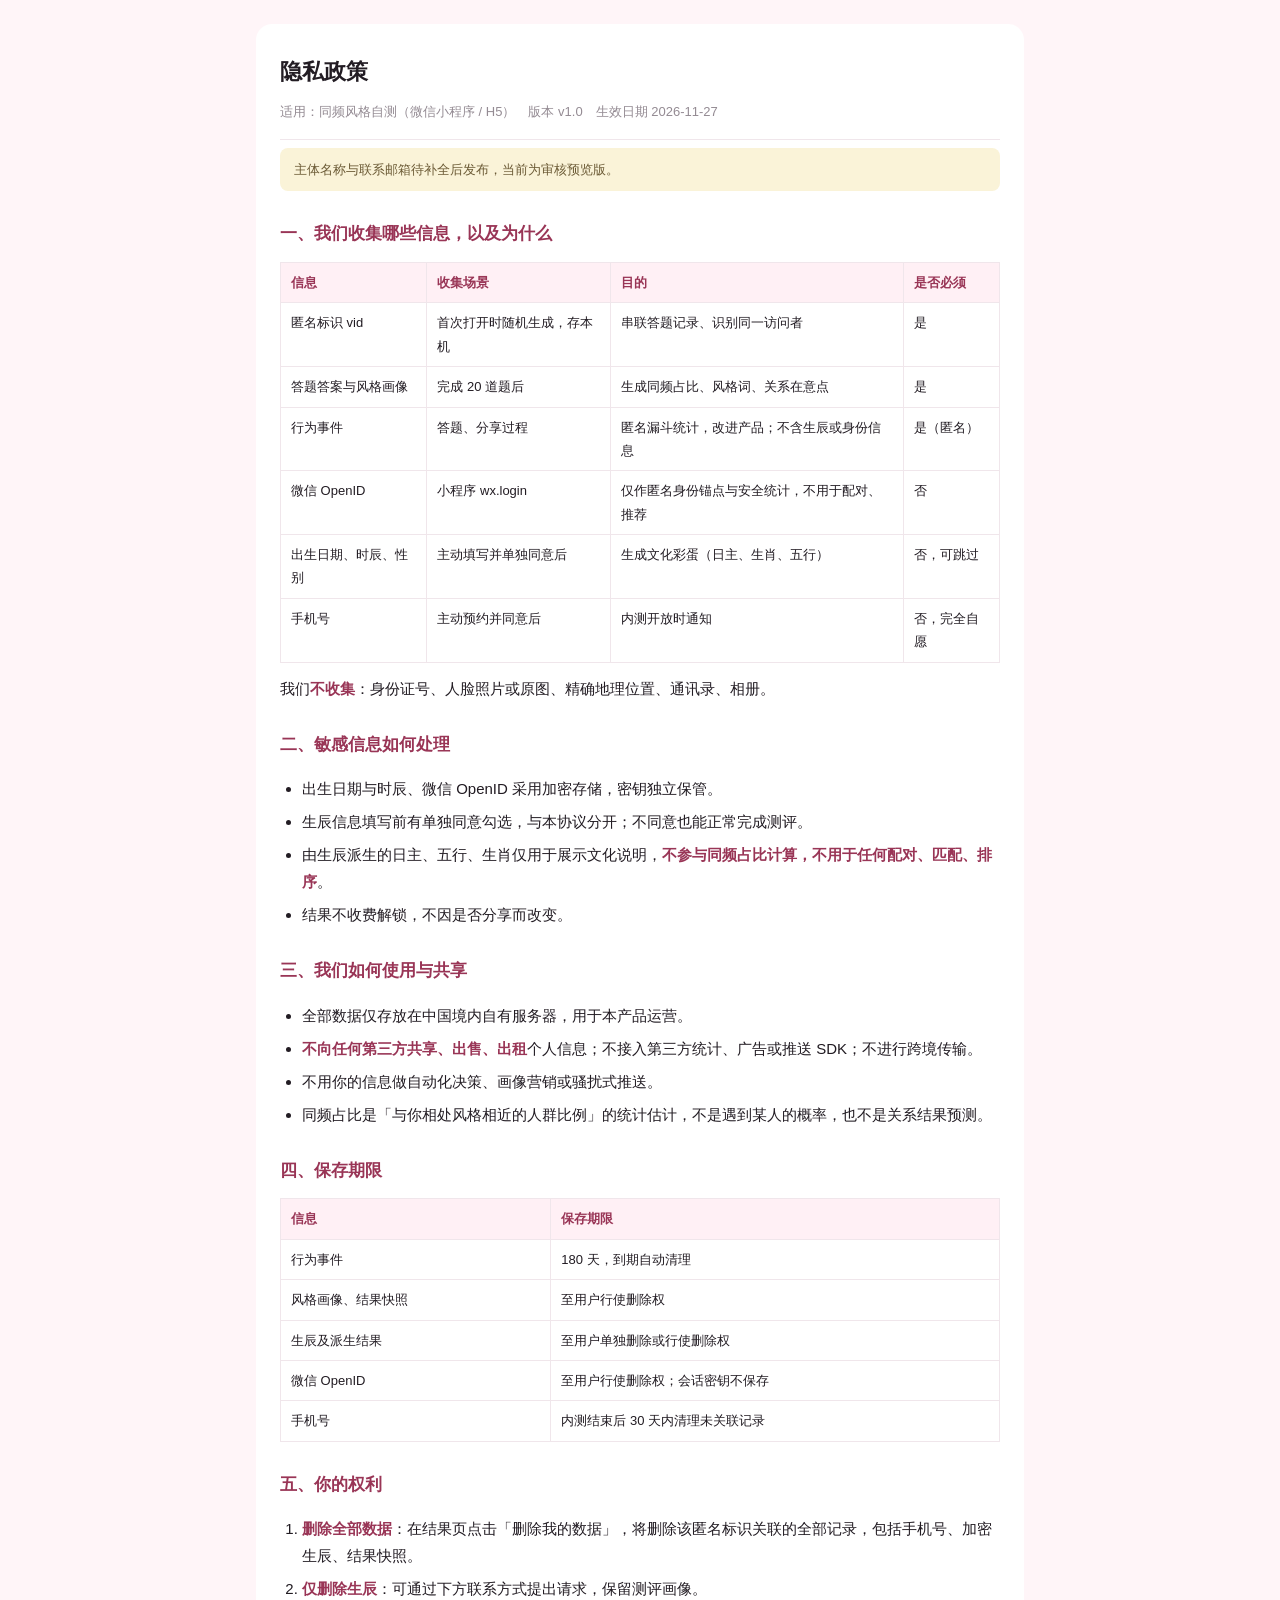
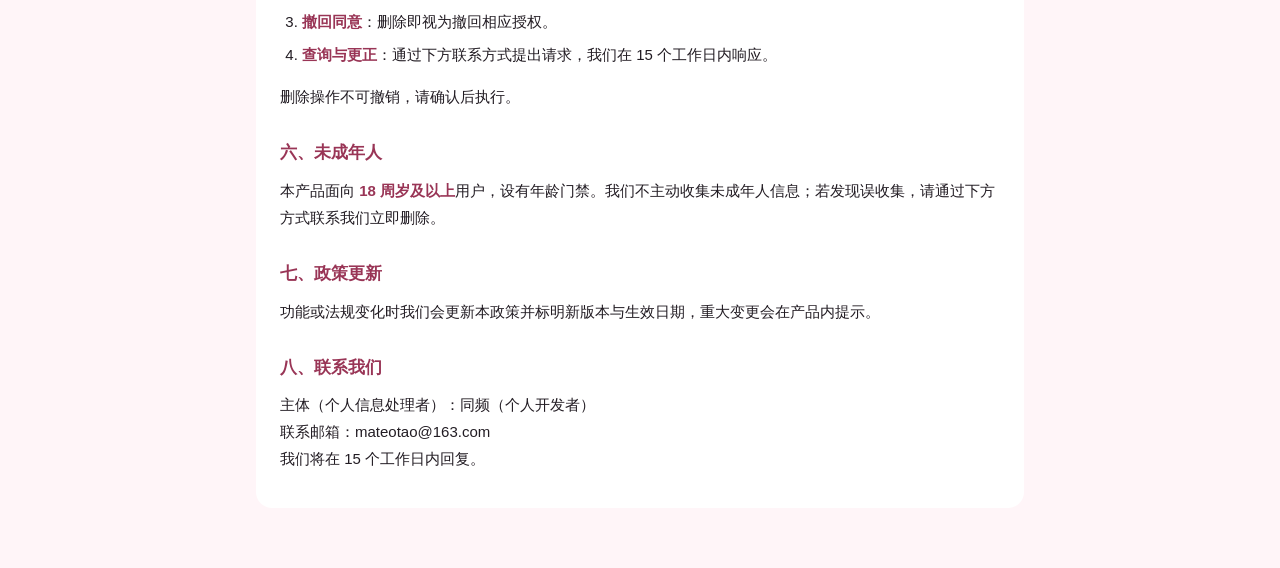
<file: apps/stage0-h5/legal/privacy.html>
<!DOCTYPE html>
<html lang="zh-CN">
<head>
<meta charset="utf-8">
<meta name="viewport" content="width=device-width, initial-scale=1">
<title>隐私政策 · 同频风格自测</title>
<style>
  body { margin:0; padding:24px 18px 60px; background:#fff5f8; color:#221c23; font:15px/1.8 -apple-system,BlinkMacSystemFont,"PingFang SC","Microsoft YaHei",sans-serif; }
  main { max-width:720px; margin:0 auto; background:#fff; border-radius:16px; padding:28px 24px; }
  h1 { font-size:22px; margin:0 0 8px; }
  h2 { font-size:17px; margin:28px 0 8px; color:#993556; }
  p { margin:8px 0; }
  .meta { color:#948b93; font-size:13px; border-bottom:1px solid #f0e6eb; padding-bottom:16px; }
  table { width:100%; border-collapse:collapse; font-size:13px; margin:12px 0; }
  th,td { border:1px solid #f0e6eb; padding:8px 10px; text-align:left; vertical-align:top; }
  th { background:#fff0f5; color:#993556; }
  ol,ul { padding-left:22px; }
  li { margin:6px 0; }
  strong { color:#993556; }
  .todo { background:#faf3d8; color:#6b5a35; padding:10px 14px; border-radius:8px; font-size:13px; }
  a { color:#e63a77; }
</style>
</head>
<body>
<main>
<h1>隐私政策</h1>
<p class="meta">适用：同频风格自测（微信小程序 / H5）　版本 v1.0　生效日期 2026-11-27</p>
<p class="todo">主体名称与联系邮箱待补全后发布，当前为审核预览版。</p>

<h2>一、我们收集哪些信息，以及为什么</h2>
<table>
<tr><th>信息</th><th>收集场景</th><th>目的</th><th>是否必须</th></tr>
<tr><td>匿名标识 vid</td><td>首次打开时随机生成，存本机</td><td>串联答题记录、识别同一访问者</td><td>是</td></tr>
<tr><td>答题答案与风格画像</td><td>完成 20 道题后</td><td>生成同频占比、风格词、关系在意点</td><td>是</td></tr>
<tr><td>行为事件</td><td>答题、分享过程</td><td>匿名漏斗统计，改进产品；不含生辰或身份信息</td><td>是（匿名）</td></tr>
<tr><td>微信 OpenID</td><td>小程序 wx.login</td><td>仅作匿名身份锚点与安全统计，不用于配对、推荐</td><td>否</td></tr>
<tr><td>出生日期、时辰、性别</td><td>主动填写并单独同意后</td><td>生成文化彩蛋（日主、生肖、五行）</td><td>否，可跳过</td></tr>
<tr><td>手机号</td><td>主动预约并同意后</td><td>内测开放时通知</td><td>否，完全自愿</td></tr>
</table>
<p>我们<strong>不收集</strong>：身份证号、人脸照片或原图、精确地理位置、通讯录、相册。</p>

<h2>二、敏感信息如何处理</h2>
<ul>
<li>出生日期与时辰、微信 OpenID 采用加密存储，密钥独立保管。</li>
<li>生辰信息填写前有单独同意勾选，与本协议分开；不同意也能正常完成测评。</li>
<li>由生辰派生的日主、五行、生肖仅用于展示文化说明，<strong>不参与同频占比计算，不用于任何配对、匹配、排序</strong>。</li>
<li>结果不收费解锁，不因是否分享而改变。</li>
</ul>

<h2>三、我们如何使用与共享</h2>
<ul>
<li>全部数据仅存放在中国境内自有服务器，用于本产品运营。</li>
<li><strong>不向任何第三方共享、出售、出租</strong>个人信息；不接入第三方统计、广告或推送 SDK；不进行跨境传输。</li>
<li>不用你的信息做自动化决策、画像营销或骚扰式推送。</li>
<li>同频占比是「与你相处风格相近的人群比例」的统计估计，不是遇到某人的概率，也不是关系结果预测。</li>
</ul>

<h2>四、保存期限</h2>
<table>
<tr><th>信息</th><th>保存期限</th></tr>
<tr><td>行为事件</td><td>180 天，到期自动清理</td></tr>
<tr><td>风格画像、结果快照</td><td>至用户行使删除权</td></tr>
<tr><td>生辰及派生结果</td><td>至用户单独删除或行使删除权</td></tr>
<tr><td>微信 OpenID</td><td>至用户行使删除权；会话密钥不保存</td></tr>
<tr><td>手机号</td><td>内测结束后 30 天内清理未关联记录</td></tr>
</table>

<h2>五、你的权利</h2>
<ol>
<li><strong>删除全部数据</strong>：在结果页点击「删除我的数据」，将删除该匿名标识关联的全部记录，包括手机号、加密生辰、结果快照。</li>
<li><strong>仅删除生辰</strong>：可通过下方联系方式提出请求，保留测评画像。</li>
<li><strong>撤回同意</strong>：删除即视为撤回相应授权。</li>
<li><strong>查询与更正</strong>：通过下方联系方式提出请求，我们在 15 个工作日内响应。</li>
</ol>
<p>删除操作不可撤销，请确认后执行。</p>

<h2>六、未成年人</h2>
<p>本产品面向 <strong>18 周岁及以上</strong>用户，设有年龄门禁。我们不主动收集未成年人信息；若发现误收集，请通过下方方式联系我们立即删除。</p>

<h2>七、政策更新</h2>
<p>功能或法规变化时我们会更新本政策并标明新版本与生效日期，重大变更会在产品内提示。</p>

<h2>八、联系我们</h2>
<p>主体（个人信息处理者）：同频（个人开发者）<br>联系邮箱：mateotao@163.com<br>我们将在 15 个工作日内回复。</p>
</main>
</body>
</html>
</file>
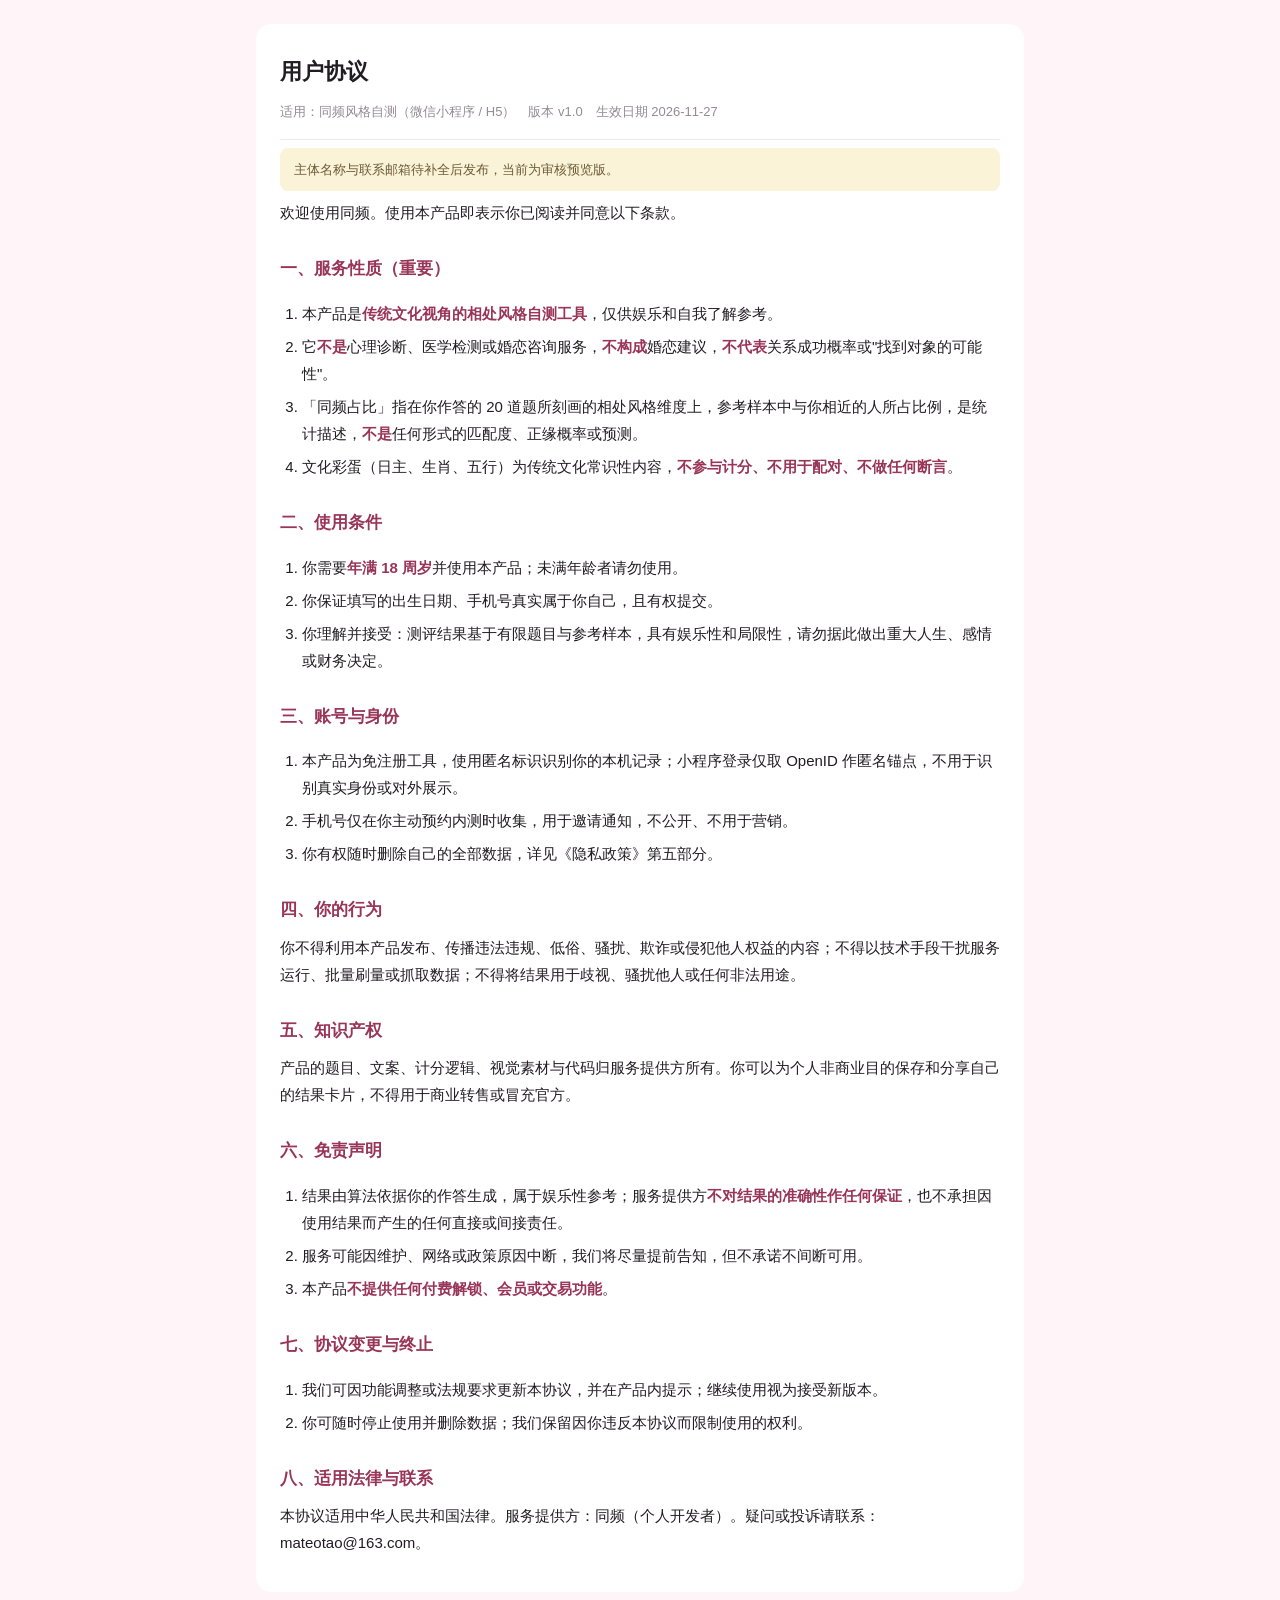
<file: apps/stage0-h5/legal/terms.html>
<!DOCTYPE html>
<html lang="zh-CN">
<head>
<meta charset="utf-8">
<meta name="viewport" content="width=device-width, initial-scale=1">
<title>用户协议 · 同频风格自测</title>
<style>
  body { margin:0; padding:24px 18px 60px; background:#fff5f8; color:#221c23; font:15px/1.8 -apple-system,BlinkMacSystemFont,"PingFang SC","Microsoft YaHei",sans-serif; }
  main { max-width:720px; margin:0 auto; background:#fff; border-radius:16px; padding:28px 24px; }
  h1 { font-size:22px; margin:0 0 8px; }
  h2 { font-size:17px; margin:28px 0 8px; color:#993556; }
  p { margin:8px 0; }
  .meta { color:#948b93; font-size:13px; border-bottom:1px solid #f0e6eb; padding-bottom:16px; }
  ol,ul { padding-left:22px; }
  li { margin:6px 0; }
  strong { color:#993556; }
  .todo { background:#faf3d8; color:#6b5a35; padding:10px 14px; border-radius:8px; font-size:13px; }
</style>
</head>
<body>
<main>
<h1>用户协议</h1>
<p class="meta">适用：同频风格自测（微信小程序 / H5）　版本 v1.0　生效日期 2026-11-27</p>
<p class="todo">主体名称与联系邮箱待补全后发布，当前为审核预览版。</p>
<p>欢迎使用同频。使用本产品即表示你已阅读并同意以下条款。</p>

<h2>一、服务性质（重要）</h2>
<ol>
<li>本产品是<strong>传统文化视角的相处风格自测工具</strong>，仅供娱乐和自我了解参考。</li>
<li>它<strong>不是</strong>心理诊断、医学检测或婚恋咨询服务，<strong>不构成</strong>婚恋建议，<strong>不代表</strong>关系成功概率或"找到对象的可能性"。</li>
<li>「同频占比」指在你作答的 20 道题所刻画的相处风格维度上，参考样本中与你相近的人所占比例，是统计描述，<strong>不是</strong>任何形式的匹配度、正缘概率或预测。</li>
<li>文化彩蛋（日主、生肖、五行）为传统文化常识性内容，<strong>不参与计分、不用于配对、不做任何断言</strong>。</li>
</ol>

<h2>二、使用条件</h2>
<ol>
<li>你需要<strong>年满 18 周岁</strong>并使用本产品；未满年龄者请勿使用。</li>
<li>你保证填写的出生日期、手机号真实属于你自己，且有权提交。</li>
<li>你理解并接受：测评结果基于有限题目与参考样本，具有娱乐性和局限性，请勿据此做出重大人生、感情或财务决定。</li>
</ol>

<h2>三、账号与身份</h2>
<ol>
<li>本产品为免注册工具，使用匿名标识识别你的本机记录；小程序登录仅取 OpenID 作匿名锚点，不用于识别真实身份或对外展示。</li>
<li>手机号仅在你主动预约内测时收集，用于邀请通知，不公开、不用于营销。</li>
<li>你有权随时删除自己的全部数据，详见《隐私政策》第五部分。</li>
</ol>

<h2>四、你的行为</h2>
<p>你不得利用本产品发布、传播违法违规、低俗、骚扰、欺诈或侵犯他人权益的内容；不得以技术手段干扰服务运行、批量刷量或抓取数据；不得将结果用于歧视、骚扰他人或任何非法用途。</p>

<h2>五、知识产权</h2>
<p>产品的题目、文案、计分逻辑、视觉素材与代码归服务提供方所有。你可以为个人非商业目的保存和分享自己的结果卡片，不得用于商业转售或冒充官方。</p>

<h2>六、免责声明</h2>
<ol>
<li>结果由算法依据你的作答生成，属于娱乐性参考；服务提供方<strong>不对结果的准确性作任何保证</strong>，也不承担因使用结果而产生的任何直接或间接责任。</li>
<li>服务可能因维护、网络或政策原因中断，我们将尽量提前告知，但不承诺不间断可用。</li>
<li>本产品<strong>不提供任何付费解锁、会员或交易功能</strong>。</li>
</ol>

<h2>七、协议变更与终止</h2>
<ol>
<li>我们可因功能调整或法规要求更新本协议，并在产品内提示；继续使用视为接受新版本。</li>
<li>你可随时停止使用并删除数据；我们保留因你违反本协议而限制使用的权利。</li>
</ol>

<h2>八、适用法律与联系</h2>
<p>本协议适用中华人民共和国法律。服务提供方：同频（个人开发者）。疑问或投诉请联系：mateotao@163.com。</p>
</main>
</body>
</html>
</file>
<file: app/styles.css>
:root{
  --bg:#fbf6f3;
  --card:#ffffff;
  --ink:#241d1b;
  --muted:#8d807b;
  --line:#f0e4de;
  --accent:#ff5f6d;
  --accent-soft:#ffe7e6;
  --gold:#f6b73c;
  --violet:#7c5cff;
  --shadow:0 10px 30px rgba(64,40,36,.10);
  --radius:20px;
}
*{box-sizing:border-box;-webkit-tap-highlight-color:transparent}
[hidden]{display:none!important}
html,body{height:100%}
body{
  margin:0;background:radial-gradient(1200px 600px at 50% -10%,#ffe9e4 0,#f3ece8 55%,#ece5e1 100%);
  font-family:"PingFang SC","Hiragino Sans GB","Microsoft YaHei",system-ui,-apple-system,sans-serif;
  color:var(--ink);display:flex;align-items:center;justify-content:center;
  -webkit-font-smoothing:antialiased;
}
button{font-family:inherit;border:0;background:none;color:inherit;cursor:pointer}
input{font-family:inherit}
h1,h2,h3,h4,p{margin:0}
.muted{color:var(--muted)}
.tiny{font-size:12px}
.center{text-align:center}

.app{
  position:relative;width:100%;max-width:460px;height:100dvh;max-height:900px;
  background:var(--bg);overflow:hidden;display:flex;flex-direction:column;
  box-shadow:0 30px 80px rgba(60,40,35,.18);border-radius:0;
}
@media(min-width:560px){
  .app{border-radius:28px;height:min(900px,94dvh)}
}

/* ---------- screens ---------- */
#screens{position:relative;flex:1;min-height:0}
.screen{position:absolute;inset:0;display:none;flex-direction:column;overflow-y:auto;overflow-x:hidden;padding:0 0 86px;scrollbar-width:none}
.screen::-webkit-scrollbar{display:none}
.screen.is-active{display:flex;animation:fade .25s ease}
@keyframes fade{from{opacity:0;transform:translateY(6px)}to{opacity:1;transform:none}}

/* ---------- onboarding ---------- */
.onboard-progress{position:sticky;top:0;height:3px;background:#f0e4de;z-index:5;flex:none}
.onboard-progress span{display:block;height:100%;width:0;background:linear-gradient(90deg,var(--accent),#ff9f68);transition:width .3s}
.ob-step{display:none;flex-direction:column;flex:1;padding:26px 22px 20px;gap:14px}
.ob-step.is-active{display:flex;animation:fade .25s ease}
.hero{display:flex;flex-direction:column;align-items:center;justify-content:center;flex:1;gap:10px;padding:20px 0 8px}
.hero-logo{font-size:46px;font-weight:800;letter-spacing:3px}
.hero-logo span{background:linear-gradient(135deg,var(--accent),#ff9f68);-webkit-background-clip:text;background-clip:text;color:transparent}
.hero-sub{color:var(--muted);letter-spacing:2px;font-size:14px}
.hero-orbs{position:relative;height:120px;width:100%;margin-top:14px}
.orb{position:absolute;padding:7px 14px;border-radius:999px;background:#fff;font-size:12px;color:#6d5f5a;box-shadow:0 6px 18px rgba(90,60,50,.10);animation:float 4s ease-in-out infinite}
.o1{top:6px;left:12%;animation-delay:0s}
.o2{top:0;right:10%;animation-delay:.6s}
.o3{top:56px;left:36%;animation-delay:1.2s}
.o4{top:66px;left:4%;animation-delay:1.8s}
.o5{top:78px;right:6%;animation-delay:2.4s}
@keyframes float{0%,100%{transform:translateY(0)}50%{transform:translateY(-7px)}}
.ob-card{background:#fff;border-radius:24px;padding:22px;box-shadow:var(--shadow);display:flex;flex-direction:column;gap:10px}
.ob-card h2{font-size:19px}
.ob-title{font-size:26px;margin:8px 0 0}
.checkline{display:flex;gap:8px;align-items:flex-start;font-size:12px;color:var(--muted);line-height:1.6;margin:6px 0}
.checkline input{width:16px;height:16px;margin-top:1px;accent-color:var(--accent);flex:none}
.btn{display:flex;align-items:center;justify-content:center;width:100%;height:50px;border-radius:16px;font-size:16px;font-weight:600;transition:.2s}
.btn-primary{background:linear-gradient(135deg,#ff6b6b,#ff9a5c);color:#fff;box-shadow:0 10px 24px rgba(255,107,107,.32)}
.btn-primary:active{transform:scale(.98)}
.btn-primary:disabled{opacity:.4;box-shadow:none}
.btn-ghost{background:#fff;border:1px solid var(--line);color:#6d5f5a}
.btn-sm{height:38px;font-size:14px;width:auto;padding:0 16px;border-radius:12px}

.avatar-pick{display:flex;flex-direction:column;align-items:center;gap:8px;margin:4px 0 6px}
.avatar-preview{width:82px;height:82px;border-radius:50%;background:linear-gradient(135deg,#ffe3e0,#ffeede);display:flex;align-items:center;justify-content:center;font-size:30px;color:#ff8a7a;border:2px dashed #ffcabe;overflow:hidden}
.avatar-preview img{width:100%;height:100%;object-fit:cover}
.field{display:flex;flex-direction:column;gap:7px;font-size:13px;color:var(--muted)}
.field input{height:48px;border-radius:14px;border:1px solid var(--line);background:#fff;padding:0 14px;font-size:15px;color:var(--ink);outline:none;transition:.2s}
.field input:focus{border-color:#ffb3ab;box-shadow:0 0 0 3px #ffe8e4}
.field-row{display:flex;gap:10px}
.field-row .field{flex:1}
.chips{display:flex;gap:8px;flex-wrap:wrap}
.chip{padding:9px 15px;border-radius:999px;background:#fff;border:1px solid var(--line);font-size:13px;color:#6d5f5a;transition:.18s}
.chip.is-on{background:#fff0ed;border-color:#ffb3ab;color:#e05a52;font-weight:600}
.chips-wrap{gap:10px}
.ob-footer{margin-top:auto;padding-top:18px;display:flex;flex-direction:column;gap:8px}
.ob-footer .btn{height:52px}

.quiz-head{display:flex;flex-direction:column;gap:8px;margin-bottom:6px}
.quiz-dots{display:flex;gap:6px}
.quiz-dots i{flex:1;height:4px;border-radius:4px;background:#f0e4de}
.quiz-dots i.is-on{background:linear-gradient(90deg,var(--accent),#ff9f68)}
.quiz-q{font-size:22px;line-height:1.45;margin:6px 0 14px}
.quiz-opts{display:flex;flex-direction:column;gap:10px}
.quiz-opt{text-align:left;padding:16px;border-radius:16px;background:#fff;border:1px solid var(--line);font-size:15px;line-height:1.4;transition:.18s}
.quiz-opt:active{transform:scale(.985)}
.quiz-opt.is-on{border-color:#ffb3ab;background:#fff5f2;color:#d94f47}

.portrait-lead{display:flex;flex-direction:column;gap:5px;margin:6px 2px 2px}
.pl-kicker{font-size:11px;letter-spacing:.18em;color:#c08c7a}
.portrait-lead h2{font-size:22px;letter-spacing:.3px}
.pl-sub{font-size:12px;color:var(--muted)}
.portrait-tags{display:flex;gap:8px;flex-wrap:wrap;justify-content:flex-start}
.ptag{padding:7px 13px;border-radius:999px;background:#fff3ef;color:#d95f52;font-size:12px;font-weight:600}
.mini-title{font-size:14px;color:var(--muted);margin:8px 0 0;font-weight:500}
.bars{display:flex;flex-direction:column;gap:10px;margin-top:10px}
.bar-row{display:grid;grid-template-columns:56px 1fr 34px;align-items:center;gap:10px;font-size:12px;color:#6d5f5a}
.bar-track{height:8px;border-radius:8px;background:#f3e9e5;overflow:hidden}
.bar-fill{height:100%;border-radius:8px;background:linear-gradient(90deg,#ff6b6b,#ff9f68)}

/* ---------- topbar ---------- */
.topbar{display:flex;align-items:center;justify-content:space-between;padding:18px 20px 6px;flex:none}
.brand{font-size:19px;font-weight:800;letter-spacing:.5px}
.brand span{background:linear-gradient(135deg,var(--accent),#ff9f68);-webkit-background-clip:text;background-clip:text;color:transparent}
.topbar-actions{display:flex;gap:8px;align-items:center}
.pill{height:32px;padding:0 12px;border-radius:999px;background:#fff;border:1px solid var(--line);font-size:12px;color:#6d5f5a;display:flex;align-items:center;gap:5px}
.pill-accent{background:linear-gradient(135deg,#ffeeaa,#ffd76e);border-color:#ffe6a8;color:#8a5a00;font-weight:700}
.pill b{font-size:11px;background:#ffe3df;color:#e05a52;border-radius:999px;padding:2px 6px;line-height:1}

/* ---------- deck ---------- */
.deck{position:relative;flex:1;min-height:0;margin:8px 16px 0}
.card{position:absolute;inset:0;background:#fff;border-radius:24px;overflow:hidden;box-shadow:0 16px 40px rgba(70,45,40,.16);display:flex;flex-direction:column;transition:transform .3s cubic-bezier(.2,.8,.2,1),opacity .3s;will-change:transform}
.card:not(:first-child){pointer-events:none}
.card-photo{position:relative;flex:1;min-height:0;background:linear-gradient(135deg,#ffd9cd,#ffe9d8)}
.card-photo img{width:100%;height:100%;object-fit:cover;display:block}
.card-shade{position:absolute;inset:0;background:linear-gradient(180deg,rgba(0,0,0,.06) 40%,rgba(24,14,12,.78) 100%)}
.card-score{position:absolute;top:14px;right:14px;background:rgba(255,255,255,.94);backdrop-filter:blur(6px);border-radius:16px;padding:7px 12px;text-align:center;display:flex;flex-direction:column;line-height:1.1}
.card-score b{font-size:16px;color:#e8544d}
.card-score span{font-size:10px;color:var(--muted);margin-top:2px}
.card-meta{position:absolute;left:18px;right:18px;bottom:16px;color:#fff}
.card-meta h3{font-size:24px;font-weight:700;display:flex;align-items:center;gap:7px}
.card-meta h3 i{font-style:normal;font-size:16px;opacity:.8;font-weight:400}
.card-meta h3 em{font-style:normal;font-size:11px;background:rgba(255,255,255,.2);border:1px solid rgba(255,255,255,.35);border-radius:999px;padding:2px 7px}
.card-meta p{font-size:12px;opacity:.86;margin-top:5px}
.card-body{flex:none;padding:14px 18px 16px;display:flex;flex-direction:column;gap:9px}
.card-bio{font-size:13px;line-height:1.55;color:#5d514d;display:-webkit-box;-webkit-line-clamp:2;-webkit-box-orient:vertical;overflow:hidden}
.tagrow{display:flex;gap:6px;flex-wrap:wrap}
.tagrow span{font-size:11px;padding:5px 10px;border-radius:999px;background:#fbece8;color:#c05a4d}
.deck-actions{display:flex;justify-content:center;gap:18px;padding:16px 0 12px;flex:none}
.round-btn{width:58px;height:58px;border-radius:50%;background:#fff;box-shadow:0 8px 22px rgba(80,50,45,.14);font-size:22px;display:flex;align-items:center;justify-content:center;transition:.16s}
.round-btn:active{transform:scale(.92)}
.round-btn.pass{color:#9aa0a6}
.round-btn.star{width:68px;height:68px;background:linear-gradient(135deg,#ff6b6b,#ff9a5c);color:#fff;font-size:26px;box-shadow:0 12px 26px rgba(255,107,107,.38)}
.round-btn.light{color:#7c5cff}
.card.fly-right{transform:translate(120%,-6%) rotate(16deg);opacity:0}
.card.fly-left{transform:translate(-120%,-6%) rotate(-16deg);opacity:0}
.deck-empty{flex:1;display:flex;flex-direction:column;align-items:center;justify-content:center;gap:10px;padding:30px;text-align:center}
.empty-emoji{font-size:52px}
.deck-empty h3{font-size:19px}

/* ---------- matches ---------- */
.match-list{display:flex;flex-direction:column;padding:8px 16px 0;gap:10px;flex:none}
.match-row{display:flex;align-items:center;gap:12px;background:#fff;border-radius:18px;padding:12px;box-shadow:0 6px 18px rgba(80,50,45,.06);text-align:left;width:100%}
.match-row .mr-ava{width:50px;height:50px;border-radius:50%;background:#ffe3de;overflow:hidden;flex:none;display:flex;align-items:center;justify-content:center;font-size:20px;position:relative}
.match-row .mr-ava img{width:100%;height:100%;object-fit:cover}
.match-row .mr-main{flex:1;min-width:0}
.match-row .mr-main b{font-size:15px}
.match-row .mr-main p{font-size:12px;color:var(--muted);margin-top:3px;white-space:nowrap;overflow:hidden;text-overflow:ellipsis}
.match-row .mr-time{font-size:11px;color:#b6aaa4;flex:none}
.online-dot{position:absolute;right:0;bottom:0;width:11px;height:11px;border-radius:50%;background:#4cd964;border:2px solid #fff}
.hint-card{background:#fff;border-radius:20px;padding:20px;margin:20px 16px;text-align:center;box-shadow:0 6px 18px rgba(80,50,45,.06)}
.hint-card h4{font-size:16px;margin-bottom:4px}

/* ---------- me ---------- */
.me-hero{display:flex;align-items:center;gap:14px;padding:26px 20px 14px;flex:none}
.me-avatar{width:70px;height:70px;border-radius:50%;background:linear-gradient(135deg,#ffe1da,#ffeedd);display:flex;align-items:center;justify-content:center;font-size:28px;overflow:hidden;flex:none}
.me-avatar img{width:100%;height:100%;object-fit:cover}
.me-info{flex:1;min-width:0}
.me-info h2{font-size:20px}
.me-tags{display:flex;gap:7px;flex-wrap:wrap;padding:0 20px}
.me-tags span{font-size:12px;padding:6px 12px;border-radius:999px;background:#fff;border:1px solid var(--line);color:#7a6c66}
.me-stats{display:flex;background:#fff;border-radius:20px;margin:16px;padding:16px 0;box-shadow:0 6px 18px rgba(80,50,45,.06)}
.me-stats div{flex:1;text-align:center;display:flex;flex-direction:column;gap:3px}
.me-stats b{font-size:20px}
.me-stats span{font-size:11px;color:var(--muted)}
.me-stats div+div{border-left:1px solid var(--line)}
.menu{margin:0 16px;background:#fff;border-radius:20px;overflow:hidden;box-shadow:0 6px 18px rgba(80,50,45,.06)}
.menu-item{display:flex;align-items:center;justify-content:space-between;width:100%;padding:16px 18px;font-size:14px;text-align:left;border-bottom:1px solid var(--line)}
.menu-item:last-child{border-bottom:0}
.menu-item i{font-style:normal;color:#c6bab4}
.menu-item svg{width:16px;height:16px;color:#c6bab4;flex:none}

/* ---------- tabbar ---------- */
.tabbar{position:absolute;left:0;right:0;bottom:0;height:72px;padding-bottom:env(safe-area-inset-bottom,0);display:flex;background:rgba(251,246,243,.92);backdrop-filter:blur(14px);border-top:1px solid rgba(240,228,222,.9);z-index:10}
.tabbar button{flex:1;display:flex;flex-direction:column;align-items:center;justify-content:center;gap:3px;color:#b1a49e;font-size:11px;transition:.2s}
.tabbar button i{font-style:normal;font-size:20px;line-height:1}
.tabbar button svg{width:21px;height:21px;display:block}
.round-btn svg{width:23px;height:23px}
.round-btn.star svg{width:27px;height:27px}
.icon-btn svg{width:19px;height:19px}
.tabbar button.is-active{color:var(--accent);font-weight:600}

/* ---------- overlay / chat ---------- */
.overlay{position:fixed;inset:0;z-index:60;display:flex;align-items:flex-end;justify-content:center;background:rgba(30,20,18,.42);backdrop-filter:blur(4px);animation:fade .2s ease}
@media(min-width:560px){.overlay{align-items:center}}
.overlay[hidden]{display:none}
.overlay-card{width:100%;max-width:460px;height:100dvh;max-height:900px;background:var(--bg);display:flex;flex-direction:column;animation:slideUp .28s cubic-bezier(.2,.8,.2,1)}
@media(min-width:560px){.overlay-card{border-radius:26px;height:min(900px,94dvh)}}
@keyframes slideUp{from{transform:translateY(30px);opacity:0}to{transform:none;opacity:1}}
.chat-head{display:flex;align-items:center;gap:10px;padding:14px 16px;border-bottom:1px solid var(--line);background:rgba(255,255,255,.7);flex:none}
.icon-btn{width:36px;height:36px;border-radius:50%;display:flex;align-items:center;justify-content:center;font-size:18px;color:#8a7c76;flex:none}
.chat-who{display:flex;align-items:center;gap:10px}
.chat-ava{width:40px;height:40px;border-radius:50%;background:#ffe3de;overflow:hidden;display:flex;align-items:center;justify-content:center}
.chat-ava img{width:100%;height:100%;object-fit:cover}
.chat-body{flex:1;overflow-y:auto;padding:16px;display:flex;flex-direction:column;gap:10px}
.chat-day{align-self:center;font-size:11px;color:#b6aaa4;background:#f3e9e5;padding:4px 10px;border-radius:999px}
.bubble{max-width:76%;padding:10px 13px;border-radius:16px;font-size:14px;line-height:1.5;word-break:break-word;position:relative}
.bubble.ta{align-self:flex-start;background:#fff;box-shadow:0 4px 12px rgba(80,50,45,.05);border-bottom-left-radius:5px}
.bubble.me{align-self:flex-end;background:linear-gradient(135deg,#ff6b6b,#ff9066);color:#fff;border-bottom-right-radius:5px;box-shadow:0 6px 16px rgba(255,107,107,.25)}
.bubble img{display:block;width:100%;max-width:220px;border-radius:12px;margin-bottom:4px}
.bubble audio{width:190px;display:block;margin-top:2px}
.bubble .btime{display:block;font-size:10px;opacity:.55;margin-top:4px;text-align:right}
.typing{display:flex;gap:4px;align-self:flex-start;background:#fff;padding:10px 14px;border-radius:16px}
.typing i{width:6px;height:6px;border-radius:50%;background:#ffb3ab;animation:blink 1.1s infinite}
.typing i:nth-child(2){animation-delay:.2s}
.typing i:nth-child(3){animation-delay:.4s}
@keyframes blink{0%,80%,100%{opacity:.3}40%{opacity:1}}
.chat-composer{display:flex;align-items:center;gap:6px;padding:10px 12px calc(10px + env(safe-area-inset-bottom,0));border-top:1px solid var(--line);background:#fff;flex:none}
.chat-composer input{flex:1;height:42px;border-radius:14px;border:1px solid var(--line);background:#faf4f1;padding:0 14px;font-size:14px;outline:none;min-width:0}
.send-btn{height:42px;padding:0 16px;border-radius:14px;background:linear-gradient(135deg,#ff6b6b,#ff9a5c);color:#fff;font-size:14px;font-weight:600;flex:none}
.recording-bar{display:flex;align-items:center;gap:10px;padding:10px 16px calc(12px + env(safe-area-inset-bottom,0));background:#fff;border-top:1px solid var(--line);flex:none;font-size:13px;color:#6d5f5a}
.recording-bar[hidden]{display:none}
.rec-dot{width:10px;height:10px;border-radius:50%;background:#ff4b4b;animation:blink 1s infinite}

/* ---------- sheet ---------- */
.sheet{position:relative;width:100%;max-width:460px;background:var(--bg);border-radius:26px 26px 0 0;padding:26px 20px calc(24px + env(safe-area-inset-bottom,0));display:flex;flex-direction:column;gap:14px;max-height:92dvh;overflow-y:auto;animation:slideUp .28s cubic-bezier(.2,.8,.2,1)}
@media(min-width:560px){.sheet{border-radius:26px}}
.sheet[hidden]{display:none}
.sheet-close{position:absolute;top:14px;right:14px;width:32px;height:32px;border-radius:50%;background:#f5eae6;color:#8a7c76}
.pay-head{text-align:center;display:flex;flex-direction:column;gap:5px;padding-top:6px}
.pay-crown{font-size:26px;color:var(--gold)}
.pay-head h3{font-size:21px}
.plans{display:flex;gap:10px}
.plan{flex:1;position:relative;background:#fff;border:2px solid var(--line);border-radius:16px;padding:14px;display:flex;flex-direction:column;gap:3px;align-items:center;transition:.18s}
.plan b{font-size:22px;color:#e8544d}
.plan span{font-size:12px;color:var(--muted)}
.plan em{position:absolute;top:-9px;font-style:normal;font-size:10px;background:#ffdf8a;color:#8a5a00;border-radius:6px;padding:2px 6px;font-weight:700}
.plan.is-active{border-color:#ffb3ab;background:#fff7f5;box-shadow:0 8px 20px rgba(255,107,107,.12)}
.pay-methods{display:flex;flex-direction:column;gap:8px}
.pay-method{display:flex;align-items:center;gap:10px;background:#fff;border:1px solid var(--line);border-radius:14px;padding:12px;font-size:14px}
.pay-method.is-active{border-color:#ffb3ab;background:#fff8f6}
.pm-ico{width:28px;height:28px;border-radius:8px;background:#3ec260;color:#fff;font-size:12px;display:flex;align-items:center;justify-content:center;flex:none}
.pm-ico.ali{background:#1677ff}
.pay-method::after{content:"";margin-left:auto;width:16px;height:16px;border-radius:50%;border:2px solid #e5d7d1}
.pay-method.is-active::after{border-color:#ff6b6b;background:#ff6b6b;box-shadow:inset 0 0 0 3px #fff}

.logo-note{font-size:12px}
.likes-grid{display:grid;grid-template-columns:repeat(4,1fr);gap:10px;padding:4px 0}
.like-cell{aspect-ratio:1;border-radius:16px;background:#ffe4de;overflow:hidden;position:relative;display:flex;align-items:center;justify-content:center;font-size:18px}
.like-cell img{width:100%;height:100%;object-fit:cover}
.like-cell.locked img{filter:blur(9px) saturate(.9);transform:scale(1.1)}
.like-cell.locked::after{content:"🔒";position:absolute;inset:0;display:flex;align-items:center;justify-content:center;font-size:16px;background:rgba(255,255,255,.28)}

.match-celebrate{margin:auto;width:100%;max-width:380px;background:var(--bg);border-radius:26px;padding:30px 22px 24px;display:flex;flex-direction:column;align-items:center;gap:12px;text-align:center;animation:pop .3s cubic-bezier(.2,.9,.3,1.2)}
@keyframes pop{from{transform:scale(.92);opacity:0}to{transform:scale(1);opacity:1}}
.match-avatars{display:flex;align-items:center;gap:14px;margin:6px 0}
.match-avatars div{width:76px;height:76px;border-radius:50%;overflow:hidden;background:#ffe3de;display:flex;align-items:center;justify-content:center;box-shadow:0 8px 22px rgba(80,50,45,.12)}
.match-avatars img{width:100%;height:100%;object-fit:cover}
.match-avatars .heart{width:auto;height:auto;background:none;box-shadow:none;color:#ff6b6b;font-size:24px;animation:pulse 1.2s infinite}
@keyframes pulse{0%,100%{transform:scale(1)}50%{transform:scale(1.16)}}

/* toast */
.toast{position:fixed;left:50%;bottom:96px;transform:translateX(-50%);background:rgba(36,29,27,.9);color:#fff;font-size:13px;padding:10px 18px;border-radius:999px;z-index:90;animation:toastIn .25s ease;white-space:nowrap;max-width:88vw;overflow:hidden;text-overflow:ellipsis}
.toast[hidden]{display:none}
@keyframes toastIn{from{opacity:0;transform:translate(-50%,8px)}to{opacity:1;transform:translate(-50%,0)}}

/* ---- 双维度 / 语音名片 / 破冰 / 红娘 ---- */
.dual{margin-top:2px;font-size:12px;color:#fff;opacity:.92;letter-spacing:.2px}
.voice-pill{position:absolute;top:14px;left:14px;z-index:3;padding:7px 12px;border-radius:999px;background:rgba(255,255,255,.88);color:#5a4a45;font-size:12px;font-weight:600;box-shadow:0 4px 14px rgba(40,20,20,.18)}
.ptag-cog{background:#eaf2ff;color:#3f68a8}
.coach-entry{padding:7px 14px;border-radius:999px;background:#fff0ed;color:#e05a52;font-size:12px;font-weight:700;border:1px solid #ffc9c2}
.topic-cards{display:flex;gap:8px;padding:10px 12px;overflow-x:auto;background:var(--bg);border-top:1px solid var(--line);scrollbar-width:none}
.topic-cards::-webkit-scrollbar{display:none}
.topic-cards[hidden]{display:none}
.topic-card{flex:0 0 auto;max-width:230px;text-align:left;background:#fff;border:1px solid var(--line);border-radius:16px;padding:10px 12px;display:flex;flex-direction:column;gap:4px}
.topic-card b{font-size:11px;color:#e05a52;font-weight:700}
.topic-card span{font-size:12px;color:#5a4a45;line-height:1.45;white-space:normal}
.coach-head{display:flex;align-items:center;gap:12px}
.coach-ava{width:44px;height:44px;border-radius:50%;background:#ffe9e4;display:flex;align-items:center;justify-content:center;font-size:20px}
.coach-head h3{margin:0 0 2px;font-size:16px}
.coach-list{display:flex;flex-direction:column;gap:10px}
.coach-item{text-align:left;background:#fff;border:1px solid var(--line);border-radius:16px;padding:12px 14px;display:flex;flex-direction:column;gap:5px}
.coach-item b{font-size:12px;color:#e05a52}
.coach-item span{font-size:13px;color:#5a4a45;line-height:1.55}
.fb-group{display:flex;flex-direction:column;gap:8px}
.fb-label{font-size:13px;color:#5a4a45;font-weight:600}

/* ---- 牵手风格资料卡 ---- */
.profile-strip{display:flex;gap:8px;flex-wrap:wrap;margin:2px 0 4px}
.profile-strip span{font-size:11px;color:#8a7c76;background:#f7ece7;padding:4px 10px;border-radius:999px}
.love-view{margin:2px 0 6px;font-size:13px;color:#5a4a45;font-style:italic}
.common-topics{display:flex;align-items:center;gap:6px;flex-wrap:wrap;background:#fff8f6;border:1px dashed #ffc9c2;border-radius:12px;padding:7px 10px;margin-top:4px}
.common-topics b{font-size:11px;color:#e05a52}
.common-topics span{font-size:11px;background:#fff;color:#7a6a64;padding:2px 8px;border-radius:999px;border:1px solid #ffd8d2}
.card-actions{display:flex;gap:10px;margin-top:10px}
.btn-round{border-radius:999px;flex:1}
.btn-like{flex:1.6;font-weight:700}

/* ---- 理想型预览 ---- */
.ideal-preview{background:#fff8f6;border:1px solid #ffe4df;border-radius:16px;padding:12px 14px;display:flex;flex-direction:column;gap:8px}
.ideal-item{display:flex;align-items:flex-start;gap:8px;font-size:13px;color:#5a4a45;line-height:1.5}
.ideal-item span{color:#e05a52;font-weight:700;flex-shrink:0}

/* ---- 红娘在对话流里 ---- */
.bubble.coach{background:#f4f8ff;border:1px solid #dbe7ff;color:#3f5a8a;max-width:88%;align-self:center;font-size:13px;padding:10px 14px;margin:6px auto}
.bubble.coach b{display:block;font-size:11px;color:#7a93c4;margin-bottom:3px}
.bubble.coach span{line-height:1.55}
.coach-send{display:block;width:100%;margin-top:9px;padding:8px 12px;border-radius:10px;background:#fff;border:1px solid #c9dbff;color:#2f6bd8;font-size:13px;font-weight:700;text-align:center}
.coach-send:disabled{color:#8aa2c4;border-color:#e2e9f4;background:#f7faff}
.coach-mini{padding:6px 12px;border-radius:999px;background:#fff0ed;color:#e05a52;font-size:12px;font-weight:700;border:1px solid #ffc9c2;white-space:nowrap}

/* ---- 卡片增强 ---- */
.declaration{margin:2px 0 4px;font-size:13px;color:#5a4a45;font-weight:600}
.ai-line{display:block;width:100%;text-align:left;margin-top:8px;padding:9px 12px;border-radius:12px;background:#fff8f0;border:1px solid #ffe0c7;color:#9a6a3a;font-size:12px;line-height:1.5;white-space:nowrap;overflow:hidden;text-overflow:ellipsis}

/* ---- 资料详情页 ---- */
.detail-page{position:relative;width:100%;max-width:460px;height:100%;background:var(--bg);overflow-y:auto;animation:slideUp .26s cubic-bezier(.2,.8,.2,1)}
.detail-hero{position:relative;height:52dvh;min-height:320px}
.detail-hero img{width:100%;height:100%;object-fit:cover;display:block}
.detail-shade{position:absolute;inset:0;background:linear-gradient(180deg,rgba(0,0,0,.28) 0%,transparent 38%,rgba(0,0,0,.55) 100%)}
.detail-back{position:absolute;top:14px;left:14px;width:38px;height:38px;border-radius:50%;background:rgba(255,255,255,.92);color:#4a3c38;font-size:22px;line-height:1;display:flex;align-items:center;justify-content:center}
.detail-hero-meta{position:absolute;left:18px;right:18px;bottom:16px;color:#fff}
.detail-hero-meta h2{margin:0;font-size:24px;display:flex;align-items:center;gap:8px}
.detail-hero-meta h2 i{font-style:normal;font-size:15px;font-weight:400;opacity:.9}
.detail-hero-meta h2 em{font-style:normal;font-size:11px;font-weight:600;background:rgba(255,255,255,.22);border:1px solid rgba(255,255,255,.5);padding:2px 8px;border-radius:999px}
.detail-hero-meta p{margin:4px 0 0;font-size:13px;opacity:.92}
.detail-body{padding:16px 18px 20px;display:flex;flex-direction:column;gap:12px}
.info-grid{display:grid;grid-template-columns:repeat(3,1fr);gap:10px;background:#fff;border-radius:18px;padding:14px}
.info-grid div{display:flex;flex-direction:column;gap:3px}
.info-grid span{font-size:11px;color:#a2938d}
.info-grid b{font-size:13px;color:#3d3230;font-weight:600}
.ai-summary{background:#fff8f0;border:1px solid #ffe0c7;border-radius:18px;padding:14px}
.ai-summary b{font-size:12px;color:#b07a3d}
.ai-summary p{margin:6px 0 0;font-size:13px;line-height:1.65;color:#5a4a45}
.detail-h{margin:2px 0 0;font-size:13px;color:#3d3230}
.detail-text{margin:0;font-size:13px;line-height:1.7;color:#5a4a45}
.match-bars{display:flex;flex-direction:column;gap:10px;background:#fff;border-radius:16px;padding:14px}
.match-bars>div{display:flex;align-items:center;gap:10px;font-size:12px;color:#6d5f5a}
.match-bars .bar-track{flex:1}
.match-bars b{width:44px;text-align:right;color:#e05a52}
.detail-actions{position:sticky;bottom:0;display:flex;gap:10px;padding:12px 18px calc(12px + env(safe-area-inset-bottom,0));background:linear-gradient(180deg,rgba(251,246,243,0) 0%,var(--bg) 30%)}
.detail-actions .btn{flex:1}

/* ---- 同频报告 ---- */
#modelBody{display:flex;flex-direction:column;gap:10px}
.rpt-card{background:#fff;border-radius:18px;padding:16px;display:flex;flex-direction:column;gap:8px}
.rpt-kicker{font-size:11px;letter-spacing:.14em;color:#c08c7a}
.rpt-title{font-size:19px;font-weight:700;color:#33282a}
.rpt-line{margin:0;font-size:13px;line-height:1.7;color:#6d5f5a}
.rpt-tip{margin:0;font-size:12px;line-height:1.6;color:#94632f;background:#fff7ee;border-radius:11px;padding:9px 11px}
.rpt-chips{display:flex;flex-wrap:wrap;gap:7px}
.rpt-chips span{font-size:12px;color:#6d5f5a;background:#fbeee9;border-radius:9px;padding:5px 10px}
.rpt-note{font-size:12px;color:#b9a7a0;text-align:center;line-height:1.6;margin-top:2px}
.rpt-empty{padding:36px 12px;text-align:center;font-size:13px;line-height:1.9;color:#8d807b}

/* ---- 24 题量表 ---- */
.quiz-tag{margin:0 0 6px;font-size:12px;color:#b9a7a0;letter-spacing:.06em}
.likert{display:flex;flex-direction:column;gap:8px;margin-top:14px}
.likert-btn{display:flex;align-items:center;gap:12px;padding:13px 16px;border-radius:14px;background:#fff;border:1px solid var(--line);text-align:left;font-size:14px;color:#4a3c38}
.likert-btn i{width:26px;height:26px;border-radius:50%;background:#f6ede8;color:#a89189;font-style:normal;font-size:13px;display:flex;align-items:center;justify-content:center;flex-shrink:0}
.likert-btn.is-on{border-color:#ff8c7a;background:#fff3ef;color:#c4442f}
.likert-btn.is-on i{background:#ff8c7a;color:#fff}

/* ---- 照片偏好 ---- */
.face-grid{display:grid;grid-template-columns:1fr 1fr;gap:10px;margin:10px 0 6px}
.face-card{padding:0;border:0;border-radius:18px;overflow:hidden;background:#fff;box-shadow:0 6px 18px rgba(140,100,80,.10);transition:transform .18s}
.face-card img{width:100%;aspect-ratio:1/1;object-fit:cover;display:block}
.face-card.is-avoid{filter:saturate(.55)}
.face-card:active{transform:scale(.97)}
.face-dots{display:flex;gap:6px;justify-content:center;margin:4px 0 0}
.face-dots i{width:26px;height:4px;border-radius:4px;background:#f0e4de;transition:.2s}
.face-dots i.is-done{background:#ffd9c9}
.face-dots i.is-on{background:linear-gradient(90deg,var(--accent),#ff9f68)}
.face-note{font-size:12px;color:#a99990;margin:2px 0 0}
.face-foot{display:flex;align-items:center;justify-content:space-between;margin-top:4px}

/* ---- 画像页洞察卡 ---- */
.scale-summary{display:flex;flex-direction:column;gap:10px;margin-top:6px}
.ins-card{background:#fff;border-radius:18px;padding:14px 16px;display:flex;flex-direction:column;gap:5px;box-shadow:0 6px 18px rgba(90,60,50,.05)}
.ins-kicker{font-size:11px;letter-spacing:.1em;color:#b9a7a0}
.ins-card b{font-size:17px;color:#33282a}
.ins-card p{margin:0;font-size:13px;line-height:1.65;color:#6d5f5a}
.ins-chips{display:flex;flex-wrap:wrap;gap:7px;margin-top:2px}
.ins-chips span{font-size:12px;color:#6d5f5a;background:#fbeee9;border-radius:9px;padding:5px 10px}

/* ---- 红娘面板：对方资料与破冰 ---- */
.coach-person{display:flex;gap:10px;align-items:flex-start;padding:10px;background:#fff;border-radius:14px}
.coach-person img{width:64px;height:80px;object-fit:cover;border-radius:10px;flex-shrink:0}
.coach-person b{font-size:14px;color:#3d3230}
.coach-person p{margin:3px 0 0;line-height:1.5}
.coach-sec{margin:12px 0 2px;font-size:12px;color:#b9a7a0}
.coach-senditem b{color:#2f6bd8}
</file>
<file: app/match.css>
:root{
  --pink:#ff4d8d;
  --pink-soft:#ffe8f0;
  --pink-deep:#e63a77;
  --purple:#8b5cff;
  --ink:#221c23;
  --muted:#948b93;
  --line:#f0e9ec;
  --soft:#f7f2f4;
  --card:#ffffff;
  --grad:linear-gradient(105deg,#ff4d8d 0%,#f858a8 46%,#8b5cff 100%);
  --shadow:0 16px 38px rgba(196,78,128,.16);
}
*{box-sizing:border-box;-webkit-tap-highlight-color:transparent}
[hidden]{display:none!important}
html,body{height:100%}
body{
  margin:0;color:var(--ink);
  background:
    radial-gradient(900px 520px at 50% -12%,#ffd9e8 0,rgba(255,217,232,0) 60%),
    radial-gradient(700px 500px at 82% 110%,#e3dbff 0,rgba(227,219,255,0) 62%),
    #f6f1f3;
  font-family:"PingFang SC","Hiragino Sans GB","Microsoft YaHei",system-ui,-apple-system,sans-serif;
  display:flex;align-items:center;justify-content:center;
  -webkit-font-smoothing:antialiased;
}
button{font-family:inherit;border:0;background:none;color:inherit;cursor:pointer;padding:0}
a{text-decoration:none;color:inherit}
h1,h2,h3,h4,p{margin:0}
svg{display:block}

.qs-app{
  position:relative;width:100%;max-width:460px;height:100dvh;max-height:900px;
  background:#f8f4f5;overflow:hidden;display:flex;flex-direction:column;
  box-shadow:0 34px 90px rgba(150,60,100,.22);
}
@media(min-width:560px){
  .qs-app{border-radius:32px;height:min(900px,94dvh)}
}

/* ---------- screen frame ---------- */
.qs-screen{flex:1;min-height:0;display:none;flex-direction:column;overflow:hidden}
.qs-screen.is-active{display:flex;animation:screenIn .24s ease}
@keyframes screenIn{from{opacity:0;transform:translateY(6px)}to{opacity:1;transform:none}}

/* ---------- top bar ---------- */
.qs-top{display:flex;align-items:center;justify-content:space-between;padding:16px 16px 4px;flex:none}
.qs-logo{display:flex;align-items:center;gap:6px;color:var(--pink);font-size:22px;font-weight:800;letter-spacing:2px}
.qs-logo svg{width:24px;height:24px;opacity:.9}
.qs-logo b{background:linear-gradient(120deg,#ff4d8d,#ff7cab 60%,#b06bff);-webkit-background-clip:text;background-clip:text;color:transparent}
.qs-top-actions{display:flex;align-items:center;gap:8px}
.qs-prefs{
  height:32px;padding:0 12px;border-radius:999px;font-size:12px;font-weight:600;
  color:var(--pink-deep);background:rgba(255,255,255,.9);border:1px solid #ffd6e3;
  display:flex;align-items:center;gap:5px;box-shadow:0 4px 12px rgba(230,58,119,.08);
}
.qs-prefs svg{width:13px;height:13px}
.qs-icon-btn{
  width:32px;height:32px;border-radius:50%;background:#fff;border:1px solid var(--line);
  display:flex;align-items:center;justify-content:center;color:#7e7179;
}
.qs-icon-btn svg{width:17px;height:17px}

.qs-subline{display:flex;align-items:center;justify-content:space-between;padding:2px 18px 8px;font-size:12px;color:var(--muted);flex:none}
.qs-city{display:flex;align-items:center;gap:3px;color:#6e626a;font-weight:500}
.qs-city svg{width:13px;height:13px;color:var(--pink)}
.qs-update b{color:var(--pink-deep);font-weight:700}

.qs-trust{
  margin:0 14px 10px;padding:8px 11px;border-radius:12px;flex:none;
  display:flex;align-items:center;gap:6px;font-size:11.5px;color:#b05c7d;
  background:linear-gradient(100deg,rgba(255,77,141,.09),rgba(139,92,255,.07));
}
.qs-trust svg{width:14px;height:14px;color:var(--pink);flex:none}

/* ---------- feed / card ---------- */
.qs-feed{flex:1;min-height:0;overflow-y:auto;overflow-x:hidden;padding:0 14px 18px;scrollbar-width:none}
.qs-feed::-webkit-scrollbar{display:none}
#cardHost{position:relative}

.qs-card{
  background:#fff;border-radius:26px;overflow:hidden;
  box-shadow:var(--shadow);position:relative;will-change:transform;
  transition:transform .34s cubic-bezier(.2,.8,.2,1),opacity .34s;
  touch-action:pan-y;
}
.qs-card.is-dragging{transition:none}
.qs-card.is-in{animation:cardIn .32s cubic-bezier(.2,.8,.2,1)}
@keyframes cardIn{from{opacity:0;transform:translateY(12px) scale(.985)}to{opacity:1;transform:none}}
.qs-card.fly-left{transform:translate(-118%,-4%) rotate(-15deg);opacity:0}
.qs-card.fly-right{transform:translate(118%,-4%) rotate(15deg);opacity:0}

.qs-photo{position:relative;aspect-ratio:4/4.55;max-height:468px;background:linear-gradient(135deg,#ffd9e5,#e9ddff);overflow:hidden}
.qs-photo img{width:100%;height:100%;object-fit:cover;object-position:center 18%;display:block}
.qs-photo::after{
  content:"";position:absolute;inset:0;pointer-events:none;
  background:linear-gradient(180deg,rgba(25,12,22,.14) 0,rgba(25,12,22,0) 26%,rgba(25,12,22,0) 52%,rgba(25,12,22,.74) 100%);
}
.qs-photo-top{position:absolute;top:12px;left:12px;right:12px;display:flex;justify-content:space-between;align-items:center;z-index:2}
.qs-photo-tag{
  height:26px;padding:0 10px;border-radius:999px;font-size:11px;font-weight:600;color:#fff;
  background:rgba(255,255,255,.22);border:1px solid rgba(255,255,255,.38);
  backdrop-filter:blur(10px);display:flex;align-items:center;gap:4px;
}
.qs-photo-tag svg{width:12px;height:12px}
.qs-photo-count{
  height:26px;padding:0 9px;border-radius:999px;font-size:10.5px;color:#fff;
  background:rgba(20,10,18,.32);backdrop-filter:blur(8px);
  display:flex;align-items:center;gap:4px;
}
.qs-photo-name{
  position:absolute;left:18px;right:18px;bottom:18px;z-index:2;color:#fff;
  display:flex;align-items:flex-end;gap:8px;flex-wrap:wrap;
  text-shadow:0 2px 14px rgba(30,10,20,.35);
}
.qs-photo-name b{font-size:28px;font-weight:800;letter-spacing:.5px;line-height:1.1}
.qs-photo-name span{font-size:19px;font-weight:500;opacity:.9;line-height:1.2}
.qs-vbadge{
  width:19px;height:19px;border-radius:50%;flex:none;margin-bottom:4px;
  background:linear-gradient(140deg,#63b3ff,#2f6bff);border:1.5px solid rgba(255,255,255,.85);
  display:flex;align-items:center;justify-content:center;box-shadow:0 2px 8px rgba(47,107,255,.35);
}
.qs-vbadge svg{width:10px;height:10px}

.qs-body{padding:14px 16px 20px}
.qs-tags{display:flex;flex-wrap:wrap;gap:7px}
.qs-tag{
  height:30px;padding:0 12px;border-radius:999px;font-size:12.5px;display:flex;align-items:center;
  background:#f7f2f5;color:#6c626a;border:1px solid #f1e9ed;
}
.qs-tag.hot{
  background:linear-gradient(135deg,#ff5c94,#ff7eae);color:#fff;border-color:transparent;
  font-weight:600;box-shadow:0 5px 12px rgba(255,77,141,.2);
}

.qs-score{
  position:relative;margin-top:14px;height:64px;border-radius:17px;padding:0 19px;
  background:var(--grad);color:#fff;display:flex;align-items:center;justify-content:space-between;
  box-shadow:0 12px 24px rgba(228,80,150,.25);overflow:hidden;
}
.qs-score::before{
  content:"";position:absolute;inset:0;
  background:radial-gradient(140px 90px at 82% 0,rgba(255,255,255,.28),transparent 70%);
}
.qs-score::after{
  content:"";position:absolute;right:-26px;bottom:-40px;width:120px;height:100px;border-radius:50%;
  background:rgba(255,255,255,.14);filter:blur(2px);
}
.qs-score-dot{
  position:absolute;left:53%;top:7px;width:9px;height:9px;border-radius:50%;
  background:linear-gradient(140deg,#a879ff,#6b4cff);box-shadow:0 3px 8px rgba(90,60,255,.4);
}
.qs-score-label{font-size:17px;font-weight:600;letter-spacing:.08em;z-index:1}
.qs-score-label small{display:block;font-size:10px;letter-spacing:.16em;opacity:.72;font-weight:400;margin-top:1px}
.qs-score-val{font-size:35px;font-weight:800;line-height:1;z-index:1;letter-spacing:-.5px;font-variant-numeric:tabular-nums}
.qs-score-val em{font-style:normal;font-size:17px;font-weight:600;margin-left:1px}

.qs-bio{font-size:13px;line-height:1.75;color:#5f565e;margin-top:13px}

.qs-sec{margin-top:19px}
.qs-sec h4{font-size:13.5px;font-weight:700;color:#2b242b;display:flex;align-items:center;gap:6px;margin-bottom:9px}
.qs-sec h4::before{content:"";width:3px;height:13px;border-radius:2px;background:var(--grad)}
.qs-facts{display:grid;grid-template-columns:1fr 1fr;gap:8px}
.qs-fact{
  display:flex;align-items:center;gap:7px;height:42px;padding:0 11px;border-radius:13px;
  background:var(--soft);font-size:12.5px;color:#5b525a;min-width:0;
}
.qs-fact svg{width:15px;height:15px;color:#b09aa5;flex:none}
.qs-fact b{font-weight:600;color:#3a3139;white-space:nowrap;overflow:hidden;text-overflow:ellipsis}
.qs-about{font-size:13px;line-height:1.8;color:#5f565e}
.qs-tagcloud{display:flex;flex-wrap:wrap;gap:7px}
.qs-tagcloud span{font-size:12px;padding:7px 11px;border-radius:999px;background:#faf4f7;color:#7c6672;border:1px solid #f3e9ee}

.qs-tests{background:#faf6f8;border-radius:15px;padding:3px 14px}
.qs-test{display:flex;align-items:center;justify-content:space-between;height:42px;font-size:12.5px;border-bottom:1px solid #f2e9ee}
.qs-test:last-child{border-bottom:0}
.qs-test span{color:var(--muted)}
.qs-test b{font-size:12.5px;color:#463b44;font-weight:600}

.qs-verifies{display:flex;flex-direction:column;gap:7px}
.qs-verify{
  display:flex;align-items:center;gap:9px;padding:10px 12px;border-radius:13px;background:#faf6f8;
}
.qs-verify .qs-vbadge{margin:0;width:22px;height:22px}
.qs-verify p{flex:1;font-size:12.5px;font-weight:600;color:#3f353d}
.qs-verify i{font-style:normal;font-size:11px;color:#aaa0a7}

.qs-done{padding:56px 26px 30px;text-align:center;display:flex;flex-direction:column;align-items:center;gap:10px}
.qs-done-ico{
  width:74px;height:74px;border-radius:50%;display:flex;align-items:center;justify-content:center;
  background:linear-gradient(140deg,#ffe1ec,#eee4ff);color:var(--pink);margin-bottom:4px;
}
.qs-done-ico svg{width:34px;height:34px}
.qs-done h3{font-size:20px}
.qs-done p{font-size:12.5px;line-height:1.8;color:var(--muted)}
.qs-done .qs-btn-line{margin-top:12px;width:auto;padding:0 22px}

/* ---------- action bar ---------- */
.qs-actionbar{
  flex:none;display:flex;align-items:center;gap:10px;padding:10px 16px 12px;
  background:rgba(255,255,255,.94);backdrop-filter:blur(16px);border-top:1px solid rgba(240,233,236,.9);
}
.qs-skip{
  width:50px;height:50px;border-radius:50%;flex:none;background:#f5f0f2;color:#8f858c;
  display:flex;align-items:center;justify-content:center;transition:.18s;
}
.qs-skip svg{width:21px;height:21px}
.qs-skip:active{transform:scale(.92)}
.qs-flower{
  width:84px;height:50px;border-radius:999px;background:#fff;border:1px solid #f3e4ea;
  font-size:12px;color:#dd6d96;display:flex;align-items:center;justify-content:center;gap:4px;flex:none;
  box-shadow:0 6px 16px rgba(190,100,140,.09);
}
.qs-flower svg{width:15px;height:15px}
.qs-flower:active{transform:scale(.96)}
.qs-like{
  flex:1;height:50px;border-radius:999px;background:var(--grad);color:#fff;
  font-size:15.5px;font-weight:700;letter-spacing:.05em;
  display:flex;align-items:center;justify-content:center;gap:7px;
  box-shadow:0 10px 24px rgba(233,76,145,.3);transition:.16s;
}
.qs-like svg{width:19px;height:19px}
.qs-like:active{transform:scale(.97)}

/* ---------- tabbar ---------- */
.qs-tabs{
  flex:none;display:flex;height:64px;padding-bottom:env(safe-area-inset-bottom,0);
  background:rgba(255,255,255,.96);backdrop-filter:blur(18px);border-top:1px solid var(--line);z-index:20;
}
.qs-tabs button{flex:1;display:flex;flex-direction:column;align-items:center;justify-content:center;gap:3px;color:#b0a5ad;font-size:11px;transition:.2s}
.qs-tabs button svg{width:22px;height:22px}
.qs-tabs button.is-active{color:var(--pink);font-weight:600}
.qs-tabs button.is-active svg{filter:drop-shadow(0 4px 8px rgba(255,77,141,.25))}

/* ---------- page head ---------- */
.qs-page-head{padding:22px 20px 8px;flex:none}
.qs-page-head h2{font-size:24px;font-weight:800;letter-spacing:.5px}
.qs-page-head p{font-size:12px;color:var(--muted);margin-top:5px}
.qs-page-note{text-align:center;font-size:11px;color:#b7abb2;padding:22px 20px 10px}

/* ---------- likes ---------- */
.qs-seg{
  margin:8px 20px 12px;padding:3px;border-radius:999px;background:#f1eaee;
  display:flex;flex:none;
}
.qs-seg button{flex:1;height:36px;border-radius:999px;font-size:12.5px;color:#8c7f87;display:flex;align-items:center;justify-content:center;gap:4px}
.qs-seg button.is-on{background:#fff;color:var(--pink-deep);font-weight:700;box-shadow:0 4px 12px rgba(170,90,120,.12)}
.qs-seg button b{font-size:11px;font-weight:700}

.qs-likes-grid{display:grid;grid-template-columns:1fr 1fr;gap:11px;padding:0 18px;overflow-y:auto;scrollbar-width:none;flex:1;min-height:0}
.qs-likes-grid::-webkit-scrollbar{display:none}
.qs-like-card{position:relative;aspect-ratio:3/3.9;border-radius:18px;overflow:hidden;background:#f0e7ec;box-shadow:0 8px 20px rgba(160,90,120,.12)}
.qs-like-card img{width:100%;height:100%;object-fit:cover}
.qs-like-card .lc-shade{position:absolute;inset:0;background:linear-gradient(180deg,rgba(20,10,16,0) 45%,rgba(20,10,16,.72) 100%)}
.qs-like-card .lc-name{position:absolute;left:11px;right:11px;bottom:10px;color:#fff;font-size:13px;font-weight:700;display:flex;align-items:center;gap:4px}
.qs-like-card .lc-name i{font-style:normal;font-weight:400;font-size:11px;opacity:.85}
.qs-like-card .lc-badge{position:absolute;top:9px;right:9px;height:22px;padding:0 7px;border-radius:999px;background:rgba(255,255,255,.22);backdrop-filter:blur(6px);border:1px solid rgba(255,255,255,.32);font-size:9.5px;color:#fff;display:flex;align-items:center}
.qs-like-card.locked img{filter:blur(12px) saturate(.9);transform:scale(1.06)}
.qs-like-card.locked .lc-name{filter:blur(4px)}
.qs-like-card.locked .lc-lock{
  position:absolute;inset:0;display:flex;flex-direction:column;align-items:center;justify-content:center;gap:6px;
  color:#fff;background:rgba(60,30,50,.16);
}
.qs-like-card.locked .lc-lock svg{width:22px;height:22px;opacity:.9}
.qs-like-card.locked .lc-lock span{font-size:10.5px;opacity:.85}
.qs-vip-tip{
  margin:12px 18px 0;padding:13px 14px;border-radius:18px;flex:none;
  background:linear-gradient(120deg,#fff0f7,#f1ecff);border:1px solid #ffe0ec;
  display:flex;align-items:center;gap:10px;
}
.qs-vip-tip h4{font-size:13px;font-weight:700}
.qs-vip-tip p{font-size:11px;line-height:1.55;color:#8d7b86;margin-top:3px}
.qs-vip-tip > div{flex:1;min-width:0}
.qs-vip-tip button{height:34px;padding:0 14px;border-radius:999px;background:var(--grad);color:#fff;font-size:12px;font-weight:700;flex:none}

/* ---------- plaza ---------- */
.qs-plaza{flex:1;min-height:0;overflow-y:auto;padding:2px 16px 10px;display:flex;flex-direction:column;gap:12px;scrollbar-width:none}
.qs-plaza::-webkit-scrollbar{display:none}
.qs-post{background:#fff;border-radius:20px;padding:13px 14px;box-shadow:0 8px 22px rgba(160,90,120,.07)}
.qs-post-head{display:flex;align-items:center;gap:9px}
.qs-post-ava{width:38px;height:38px;border-radius:50%;overflow:hidden;flex:none;background:#f4e7ee}
.qs-post-ava img{width:100%;height:100%;object-fit:cover}
.qs-post-head b{font-size:13px}
.qs-post-head p{font-size:10.5px;color:#b0a2aa;margin-top:2px}
.qs-post-text{font-size:13px;line-height:1.7;color:#4f454d;margin:10px 1px}
.qs-post-img{width:100%;aspect-ratio:4/3;border-radius:14px;object-fit:cover;display:block}
.qs-post-foot{display:flex;align-items:center;gap:14px;margin-top:10px;font-size:11px;color:#a99da4}
.qs-post-foot span{display:flex;align-items:center;gap:4px}
.qs-post-foot span.is-on{color:var(--pink);font-weight:600}
.qs-post-foot svg{width:14px;height:14px}

/* ---------- me ---------- */
.qs-me-hero{margin:24px 18px 0;padding:17px;border-radius:22px;background:#fff;box-shadow:0 10px 26px rgba(160,90,120,.09);display:flex;align-items:center;gap:12px;flex:none}
.qs-me-ava{
  width:62px;height:62px;border-radius:50%;flex:none;
  background:linear-gradient(135deg,#ff9ec0,#c3a6ff);color:#fff;
  display:flex;align-items:center;justify-content:center;font-size:23px;font-weight:800;
  box-shadow:0 8px 18px rgba(200,110,170,.28);
}
.qs-me-main{flex:1;min-width:0}
.qs-me-main h2{font-size:19px;display:flex;align-items:center;gap:6px}
.qs-me-main h2 span{font-size:13px;font-weight:400;color:var(--muted)}
.qs-me-main p{font-size:11.5px;color:var(--muted);margin-top:4px;white-space:nowrap;overflow:hidden;text-overflow:ellipsis}
.qs-me-badge{display:flex;align-items:center;gap:4px;font-size:10.5px;color:#3f7ad6;margin-top:5px}
.qs-me-badge svg{width:13px;height:13px}
.qs-me-vip{height:30px;padding:0 12px;border-radius:999px;background:linear-gradient(120deg,#ffefa6,#ffd56b);color:#8a5a00;font-size:11.5px;font-weight:800;flex:none}
.qs-me-stats{margin:12px 18px 0;background:#fff;border-radius:18px;padding:14px 0;display:flex;box-shadow:0 8px 20px rgba(160,90,120,.06);flex:none}
.qs-me-stats div{flex:1;text-align:center}
.qs-me-stats div+div{border-left:1px solid var(--line)}
.qs-me-stats b{font-size:19px;font-weight:800;color:#3b3038}
.qs-me-stats span{display:block;font-size:10.5px;color:var(--muted);margin-top:2px}
.qs-me-menu{margin:14px 18px 0;background:#fff;border-radius:20px;overflow:hidden;box-shadow:0 8px 22px rgba(160,90,120,.07);flex:none}
.qs-me-row{display:flex;align-items:center;justify-content:space-between;gap:10px;width:100%;padding:15px 16px;font-size:13px;text-align:left;border-bottom:1px solid var(--line)}
.qs-me-row:last-child{border-bottom:0}
.qs-me-row i{font-style:normal;font-size:11px;color:#b3a6ae}
.qs-me-row svg{width:15px;height:15px;color:#c6b8c0}
.qs-me-foot{text-align:center;font-size:10.5px;line-height:1.8;color:#b9adb4;margin-top:auto;padding:16px 20px 18px}

/* ---------- overlay / sheet ---------- */
.qs-overlay{
  position:fixed;inset:0;z-index:80;display:flex;align-items:flex-end;justify-content:center;
  background:rgba(30,18,28,.48);backdrop-filter:blur(4px);animation:fadeIn .2s ease;
}
@media(min-width:560px){.qs-overlay{align-items:center}}
@keyframes fadeIn{from{opacity:0}to{opacity:1}}
.qs-sheet{
  width:100%;max-width:460px;max-height:90dvh;background:#fff;
  border-radius:28px 28px 0 0;display:flex;flex-direction:column;overflow:hidden;
  animation:sheetUp .32s cubic-bezier(.2,.8,.2,1);
}
@media(min-width:560px){.qs-sheet{border-radius:28px;max-height:min(860px,92dvh)}}
@keyframes sheetUp{from{transform:translateY(40px);opacity:.6}to{transform:none;opacity:1}}
.qs-sheet-head{display:flex;align-items:center;justify-content:space-between;padding:16px 18px 6px;flex:none}
.qs-sheet-head h3{font-size:17px;font-weight:700}
.qs-sheet-x{width:32px;height:32px;border-radius:50%;background:#f6f0f3;color:#9b8e96;display:flex;align-items:center;justify-content:center}
.qs-sheet-x svg{width:16px;height:16px}
.qs-sheet-scroll{overflow-y:auto;padding:6px 20px 12px;scrollbar-width:none}
.qs-sheet-scroll::-webkit-scrollbar{display:none}
.qs-sheet-foot{display:flex;gap:10px;padding:12px 18px calc(14px + env(safe-area-inset-bottom,0));border-top:1px solid var(--line);flex:none}
.qs-btn-grad{flex:1;height:50px;border-radius:999px;background:var(--grad);color:#fff;font-size:14.5px;font-weight:700;box-shadow:0 10px 22px rgba(233,76,145,.26)}
.qs-btn-line{flex:none;height:50px;padding:0 22px;border-radius:999px;background:#fff;border:1px solid var(--line);color:#6d6168;font-size:14px}

/* 心动设置 */
.qs-sheet-prefs{
  height:88dvh;max-height:880px;border-radius:30px 30px 0 0;color:#3f2a45;
  background:
    radial-gradient(120% 70% at 16% -6%,#ffe0ee 0,rgba(255,224,238,0) 52%),
    radial-gradient(110% 80% at 92% 24%,#dccdff 0,rgba(220,205,255,0) 62%),
    radial-gradient(80% 50% at 20% 100%,#ffe9f4 0,rgba(255,233,244,0) 70%),
    linear-gradient(160deg,#fff2f8 0%,#f3eaff 52%,#ebe7ff 100%);
}
@media(min-width:560px){.qs-sheet-prefs{border-radius:30px}}
.qs-prefs-body{flex:1;display:flex;flex-direction:column;padding:0 24px;overflow:hidden}
.qs-prefs-body h2{font-size:27px;line-height:1.35;font-weight:800;letter-spacing:.5px;margin-top:8px}
.qs-prefs-body h2 span{background:linear-gradient(100deg,#ff4d8d,#b46bff);-webkit-background-clip:text;background-clip:text;color:transparent}
.qs-prefs-sub{font-size:12px;color:#8d7b95;margin-top:8px}
.qs-prefs-top{
  align-self:center;margin-top:18px;height:42px;padding:0 16px;border-radius:999px;
  background:linear-gradient(100deg,#ff7fb0,#b78cff);color:#fff;font-size:13px;
  display:flex;align-items:center;gap:7px;box-shadow:0 8px 18px rgba(190,110,200,.25);
}
.qs-prefs-top b{font-weight:400;opacity:.85;font-size:12px}
.qs-prefs-top svg{width:14px;height:14px}
.qs-bubbles{flex:1;display:flex;flex-wrap:wrap;align-content:center;justify-content:center;gap:11px 10px;margin-top:6px;padding-bottom:6px;overflow-y:auto;scrollbar-width:none}
.qs-bubbles::-webkit-scrollbar{display:none}
.qs-bubble{
  border-radius:999px;background:rgba(255,255,255,.62);color:#7d6c85;
  border:1px solid rgba(255,255,255,.8);backdrop-filter:blur(8px);
  box-shadow:0 8px 20px rgba(160,120,180,.12);transition:.18s;
}
.qs-bubble.b1{font-size:15px;padding:13px 20px}
.qs-bubble.b2{font-size:17px;padding:16px 24px}
.qs-bubble.b3{font-size:13px;padding:11px 17px}
.qs-bubble.is-on{
  background:linear-gradient(140deg,#b6e15a,#88c62a);color:#fff;font-weight:700;
  border-color:rgba(255,255,255,.7);box-shadow:0 10px 24px rgba(125,180,40,.35);transform:scale(1.03);
}
.qs-bubble:nth-child(3n){transform:translateY(4px)}
.qs-bubble:nth-child(3n).is-on{transform:translateY(4px) scale(1.03)}
.qs-prefs-foot{padding:12px 24px calc(18px + env(safe-area-inset-bottom,0));flex:none}
.qs-prefs-foot .qs-btn-grad{background:linear-gradient(100deg,#9b7bff,#5fa8ff);box-shadow:0 12px 26px rgba(120,110,255,.3);height:54px}

/* 筛选 */
.qs-filter-group{margin-top:16px}
.qs-filter-group h4{font-size:12.5px;font-weight:600;color:#3d333b;margin-bottom:9px}
.qs-filter-chips{display:flex;flex-wrap:wrap;gap:8px}
.qs-filter-chip{height:34px;padding:0 14px;border-radius:999px;background:#f7f2f5;border:1px solid #f2e9ee;font-size:12px;color:#7b6e76}
.qs-filter-chip.is-on{background:#fff0f6;border-color:#ffb9d4;color:var(--pink-deep);font-weight:600}

/* VIP */
.qs-vip-lead{font-size:12.5px;color:#887983;margin:2px 0 14px}
.qs-vip-benefits{display:flex;flex-wrap:wrap;gap:7px;margin-bottom:16px}
.qs-vip-benefits span{font-size:11.5px;padding:7px 11px;border-radius:999px;background:#fff2f7;color:#c24a7e}
.qs-plans{display:grid;grid-template-columns:1fr 1fr 1fr;gap:8px}
.qs-plan{position:relative;min-height:104px;border-radius:15px;border:1px solid #f1e6eb;background:#faf5f8;padding:16px 6px 12px;display:flex;flex-direction:column;align-items:center;justify-content:center;gap:5px}
.qs-plan em{position:absolute;top:-8px;left:50%;transform:translateX(-50%);font-style:normal;font-size:9px;background:var(--grad);color:#fff;border-radius:999px;padding:3px 7px;white-space:nowrap}
.qs-plan b{font-size:14px;font-weight:700;color:#443741}
.qs-plan span{font-size:11.5px;color:#a08f9a}
.qs-plan.is-on{border-color:#ffb3ce;background:linear-gradient(160deg,#fff1f7,#f7edff);box-shadow:0 8px 20px rgba(230,100,160,.14)}
.qs-plan.is-on b{color:var(--pink-deep)}
.qs-vip-note{font-size:10.5px;color:#b1a5ac;text-align:center;margin-top:14px}

/* ---------- match overlay ---------- */
.qs-match{
  position:fixed;inset:0;z-index:90;display:flex;align-items:center;justify-content:center;
  background:
    radial-gradient(120% 70% at 20% 0%,rgba(255,255,255,.35) 0,rgba(255,255,255,0) 50%),
    linear-gradient(160deg,#ff4d8d 0%,#f357ab 42%,#8b5cff 100%);
  color:#fff;animation:fadeIn .25s ease;overflow:hidden;
}
.qs-match::before,.qs-match::after{
  content:"";position:absolute;border-radius:50%;background:rgba(255,255,255,.16);filter:blur(1px);
}
.qs-match::before{width:220px;height:220px;top:-70px;right:-40px}
.qs-match::after{width:260px;height:260px;bottom:-120px;left:-90px;background:rgba(255,255,255,.1)}
.qs-match-inner{position:relative;z-index:2;width:100%;max-width:360px;padding:0 28px;text-align:center;display:flex;flex-direction:column;align-items:center}
@media(min-width:560px){
  .qs-match{inset:auto;top:50%;left:50%;width:460px;height:min(900px,94dvh);transform:translate(-50%,-50%);border-radius:32px}
}
.qs-match-kicker{font-size:12px;letter-spacing:.32em;opacity:.8}
.qs-match-avas{display:flex;align-items:center;margin:22px 0 20px}
.qs-match-ava{width:88px;height:88px;border-radius:50%;border:3px solid rgba(255,255,255,.85);overflow:hidden;background:#ffe0ec;box-shadow:0 12px 30px rgba(90,20,60,.25);display:flex;align-items:center;justify-content:center;font-size:26px;font-weight:800;color:#fff}
.qs-match-ava.me{background:linear-gradient(140deg,#ff9dc0,#b89dff)}
.qs-match-ava img{width:100%;height:100%;object-fit:cover}
.qs-match-heart{
  width:40px;height:40px;border-radius:50%;background:#fff;color:var(--pink);
  display:flex;align-items:center;justify-content:center;margin:0 -10px;z-index:2;
  box-shadow:0 8px 20px rgba(90,20,60,.2);
}
.qs-match-heart svg{width:20px;height:20px}
.qs-match h2{font-size:25px;font-weight:800;letter-spacing:.5px;line-height:1.35}
.qs-match h2 span{color:#ffe28a}
.qs-match-sub{font-size:12.5px;line-height:1.9;opacity:.86;margin-top:10px}
.qs-match-btn{width:100%;height:52px;border-radius:999px;background:#fff;color:var(--pink-deep);font-size:15px;font-weight:700;margin-top:30px;box-shadow:0 14px 30px rgba(80,20,60,.24)}
.qs-match-ghost{width:100%;height:46px;border-radius:999px;border:1px solid rgba(255,255,255,.5);color:rgba(255,255,255,.9);font-size:13px;margin-top:8px;background:rgba(255,255,255,.08)}

/* ---------- toast ---------- */
.qs-toast{
  position:fixed;left:50%;bottom:150px;transform:translateX(-50%);z-index:120;
  max-width:78vw;background:rgba(32,24,30,.9);color:#fff;font-size:13px;line-height:1.5;
  padding:11px 18px;border-radius:14px;text-align:center;animation:toastIn .26s ease;
  backdrop-filter:blur(10px);box-shadow:0 10px 30px rgba(30,15,25,.3);
}
@keyframes toastIn{from{opacity:0;transform:translate(-50%,8px)}to{opacity:1;transform:translate(-50%,0)}}

/* ---------- page head row / message entry ---------- */
.qs-page-head-row{display:flex;align-items:flex-start;justify-content:space-between;gap:10px}
.qs-msg-entry{
  position:relative;width:38px;height:38px;border-radius:50%;flex:none;
  background:#fff;border:1px solid var(--line);color:#8a7d86;
  display:flex;align-items:center;justify-content:center;box-shadow:0 6px 16px rgba(170,90,120,.08);
}
.qs-msg-entry svg{width:19px;height:19px}
.qs-msg-badge{
  position:absolute;top:-4px;right:-4px;min-width:17px;height:17px;padding:0 4px;border-radius:999px;
  background:var(--pink);color:#fff;font-size:10px;font-weight:700;line-height:1;
  display:flex;align-items:center;justify-content:center;border:1.5px solid #fff;
}

/* ---------- setup banner ---------- */
.qs-setup{
  margin:0 14px 10px;padding:10px 12px;border-radius:15px;flex:none;text-align:left;
  display:flex;align-items:center;gap:9px;
  background:linear-gradient(100deg,#fff1f8,#f3ecff);border:1px solid #ffe0ec;
  box-shadow:0 6px 16px rgba(210,110,170,.1);
}
.qs-setup-ico{width:28px;height:28px;border-radius:50%;background:var(--grad);color:#fff;display:flex;align-items:center;justify-content:center;flex:none}
.qs-setup-ico svg{width:15px;height:15px}
.qs-setup-main{flex:1;min-width:0;display:flex;flex-direction:column;gap:2px}
.qs-setup-main b{font-size:12px;color:#5c3a4c}
.qs-setup-main i{font-style:normal;font-size:10.5px;color:#a08a98}
.qs-setup-go{flex:none;font-size:11.5px;font-weight:700;color:#fff;background:var(--grad);border-radius:999px;padding:6px 12px}

/* ---------- three dimensions ---------- */
.qs-dims{margin-top:10px;display:flex;flex-direction:column;gap:7px}
.qs-dim{display:grid;grid-template-columns:60px 1fr 28px;align-items:center;gap:9px;font-size:11.5px;color:#8a7d86}
.qs-dim span{font-weight:500;white-space:nowrap}
.qs-dim-track{height:6px;border-radius:6px;background:#f4edf0;overflow:hidden}
.qs-dim-track b{display:block;height:100%;border-radius:6px}
.qs-dim em{font-style:normal;font-weight:700;color:#5b4a53;text-align:right;font-variant-numeric:tabular-nums}
.qs-dim.d-cog .qs-dim-track b{background:linear-gradient(90deg,#ff9dc0,#ff4d8d)}
.qs-dim.d-int .qs-dim-track b{background:linear-gradient(90deg,#c9adff,#8b5cff)}
.qs-dim.d-face .qs-dim-track b{background:linear-gradient(90deg,#ffc79a,#ff7a59)}

/* ---------- AI brief ---------- */
.qs-ai-brief{
  display:flex;gap:8px;margin-top:12px;padding:11px 12px;border-radius:14px;
  background:linear-gradient(110deg,#fff6fa,#f7f1ff);border:1px solid #ffe9f2;
}
.qs-ai-brief .ab-ico{width:22px;height:22px;border-radius:50%;background:var(--grad);color:#fff;display:flex;align-items:center;justify-content:center;flex:none;margin-top:1px}
.qs-ai-brief .ab-ico svg{width:12px;height:12px}
.qs-ai-brief p{font-size:11.5px;line-height:1.7;color:#7a5a6c}
.qs-ai-brief b{font-weight:700;color:#c93d75}

/* ---------- sub pages ---------- */
.qs-subpage{
  position:absolute;inset:0;z-index:40;background:#f8f4f5;
  display:flex;flex-direction:column;animation:subIn .24s ease;
}
@keyframes subIn{from{opacity:0;transform:translateX(12px)}to{opacity:1;transform:none}}
.qs-sub-head{display:flex;align-items:center;gap:10px;padding:16px 16px 10px;flex:none}
.qs-sub-back{
  width:36px;height:36px;border-radius:50%;flex:none;background:#fff;border:1px solid var(--line);
  display:flex;align-items:center;justify-content:center;color:#7c6e77;
}
.qs-sub-back svg{width:17px;height:17px}
.qs-sub-head h2{font-size:19px;font-weight:800;flex:1}
.qs-sub-hint{font-size:11px;color:#b7abb2}

.qs-msg-list{flex:1;min-height:0;overflow-y:auto;padding:4px 14px 20px;display:flex;flex-direction:column;gap:8px;scrollbar-width:none}
.qs-msg-list::-webkit-scrollbar{display:none}
.qs-msg-item{display:flex;align-items:center;gap:11px;padding:11px 12px;border-radius:17px;background:#fff;text-align:left;box-shadow:0 6px 16px rgba(160,90,120,.06);transition:.16s}
.qs-msg-item:active{transform:scale(.99)}
.qs-msg-item-ava{width:48px;height:48px;border-radius:16px;overflow:hidden;flex:none;background:#f4e7ee}
.qs-msg-item-ava img{width:100%;height:100%;object-fit:cover}
.qs-msg-item-main{flex:1;min-width:0}
.qs-msg-item-main b{font-size:13.5px;display:flex;align-items:center;gap:5px}
.qs-msg-item-main p{font-size:11.5px;color:#a2949d;margin-top:3px;white-space:nowrap;overflow:hidden;text-overflow:ellipsis}
.qs-msg-item-main p.is-new{color:#5b4a53;font-weight:600}
.qs-msg-item-side{flex:none;display:flex;flex-direction:column;align-items:flex-end;gap:5px;font-size:10px;color:#b8acb4}
.qs-msg-item-side .qs-msg-badge{position:static;border:0;min-width:16px;height:16px}
.qs-msg-empty{flex:1;display:flex;flex-direction:column;align-items:center;justify-content:center;gap:8px;padding:40px 30px 90px;color:var(--muted);text-align:center}
.qs-msg-empty-ico{width:66px;height:66px;border-radius:50%;background:linear-gradient(140deg,#ffe3ef,#eee4ff);color:var(--pink);display:flex;align-items:center;justify-content:center;margin-bottom:4px}
.qs-msg-empty-ico svg{width:28px;height:28px}
.qs-msg-empty h3{font-size:17px;color:#4a3c45}
.qs-msg-empty p{font-size:12px;line-height:1.8}

/* ---------- chat ---------- */
.qs-chat{background:#f7f2f5}
.qs-chat-head{
  display:flex;align-items:center;gap:10px;padding:12px 14px;flex:none;
  background:rgba(255,255,255,.94);backdrop-filter:blur(16px);border-bottom:1px solid var(--line);z-index:2;
}
.qs-chat-who{flex:1;display:flex;align-items:center;gap:6px;min-width:0}
.qs-chat-ava{width:34px;height:34px;border-radius:50%;overflow:hidden;flex:none;background:#f4e7ee}
.qs-chat-ava img{width:100%;height:100%;object-fit:cover}
.qs-chat-who b{font-size:14px;white-space:nowrap;overflow:hidden;text-overflow:ellipsis}
.qs-chat-who .qs-vbadge{margin:0;width:17px;height:17px}
.qs-chat-status{font-size:10px;color:#b1a4ac;flex:none}
.qs-chat-body{flex:1;min-height:0;overflow-y:auto;padding:14px 14px 8px;display:flex;flex-direction:column;gap:9px;scrollbar-width:none}
.qs-chat-body::-webkit-scrollbar{display:none}
.qs-day{text-align:center;font-size:10.5px;color:#b5a8b0;margin:3px 0 5px}
.msg-row{display:flex;align-items:flex-end;gap:7px;animation:msgIn .22s ease}
@keyframes msgIn{from{opacity:0;transform:translateY(5px)}to{opacity:1;transform:none}}
.msg-row.me{flex-direction:row-reverse}
.msg-ava{width:28px;height:28px;border-radius:50%;overflow:hidden;flex:none;background:#f4e7ee}
.msg-ava img{width:100%;height:100%;object-fit:cover}
.msg-bubble{max-width:74%;padding:10px 13px;border-radius:16px;font-size:13px;line-height:1.6;background:#fff;color:#3f353d;border-bottom-left-radius:5px;box-shadow:0 4px 12px rgba(160,90,120,.07)}
.msg-row.me .msg-bubble{background:var(--grad);color:#fff;border-bottom-left-radius:16px;border-bottom-right-radius:5px}
.msg-typing{display:flex;gap:4px;padding:13px 15px;background:#fff;border-radius:16px;border-bottom-left-radius:5px;box-shadow:0 4px 12px rgba(160,90,120,.07)}
.msg-typing i{width:5px;height:5px;border-radius:50%;background:#c9bac3;animation:blink 1.1s infinite}
.msg-typing i:nth-child(2){animation-delay:.18s}
.msg-typing i:nth-child(3){animation-delay:.36s}
@keyframes blink{0%,100%{opacity:.35;transform:translateY(0)}50%{opacity:1;transform:translateY(-2px)}}

.qs-ai-sug{flex:none;padding:8px 12px 4px;background:rgba(255,255,255,.94);border-top:1px solid var(--line)}
.qs-ai-sug-head{display:flex;align-items:center;justify-content:space-between;font-size:10.5px;color:#a08a98;margin-bottom:6px}
.qs-ai-sug-head span{display:flex;align-items:center;gap:4px;font-weight:700;color:#c04b83}
.qs-ai-sug-head svg{width:12px;height:12px}
.qs-ai-sug-head button{font-size:10.5px;color:#b0a0aa;border:1px solid var(--line);border-radius:999px;padding:3px 9px;background:#fff}
.qs-ai-chips{display:flex;gap:7px;overflow-x:auto;padding-bottom:6px;scrollbar-width:none}
.qs-ai-chips::-webkit-scrollbar{display:none}
.qs-ai-chip{flex:none;max-width:80%;padding:8px 12px;border-radius:14px;background:#fff6fa;border:1px solid #ffe3ef;font-size:11.5px;color:#8a5470;text-align:left;line-height:1.5}
.qs-ai-chip:active{background:#ffeef6}
.qs-chat-composer{flex:none;display:flex;align-items:center;gap:9px;padding:8px 12px calc(10px + env(safe-area-inset-bottom,0));background:#fff;border-top:1px solid var(--line)}
.qs-chat-composer input{flex:1;height:42px;border-radius:999px;border:1px solid var(--line);background:#f8f4f6;padding:0 15px;font-size:13.5px;color:var(--ink);outline:none;transition:.18s}
.qs-chat-composer input:focus{border-color:#ffc2d9;background:#fff}
.qs-chat-send{flex:none;height:42px;padding:0 18px;border-radius:999px;background:var(--grad);color:#fff;font-size:13.5px;font-weight:700;box-shadow:0 8px 18px rgba(233,76,145,.24)}
.qs-chat-send:active{transform:scale(.97)}

/* ---------- portrait entry (in prefs sheet) ---------- */
.qs-portrait-entry{
  display:flex;align-items:center;gap:10px;margin-top:14px;padding:11px 12px;border-radius:16px;text-align:left;
  background:rgba(255,255,255,.72);border:1px solid rgba(255,255,255,.9);box-shadow:0 8px 18px rgba(180,130,200,.12);
}
.pe-ico{width:30px;height:30px;border-radius:50%;flex:none;background:linear-gradient(140deg,#ff7fb0,#a98bff);color:#fff;display:flex;align-items:center;justify-content:center}
.pe-ico svg{width:16px;height:16px}
.pe-main{flex:1;min-width:0;display:flex;flex-direction:column;gap:2px}
.pe-main b{font-size:12.5px;color:#4a3752}
.pe-main i{font-style:normal;font-size:10.5px;color:#9b8794}
.pe-go{flex:none;font-size:11px;font-weight:700;color:#fff;background:linear-gradient(100deg,#ff7fb0,#b78cff);border-radius:999px;padding:6px 11px}

/* ---------- wizard ---------- */
.qs-wizard{
  position:absolute;inset:0;z-index:75;display:flex;flex-direction:column;
  background:linear-gradient(165deg,#fff4f9 0%,#f4edff 55%,#fff2f7 100%);
  animation:fadeIn .22s ease;
}
.qw-top{flex:none;display:flex;align-items:center;gap:12px;padding:18px 18px 4px}
.qw-skip{flex:none;font-size:11.5px;color:#a08a98}
.qw-progress{flex:1;height:4px;border-radius:4px;background:#efe3eb;overflow:hidden}
.qw-progress span{display:block;height:100%;width:0;border-radius:4px;background:var(--grad);transition:width .3s}
.qw-count{flex:none;font-size:10.5px;color:#b1a2ac;min-width:40px;text-align:right}
.qw-body{flex:1;min-height:0;overflow-y:auto;padding:10px 20px 26px;display:flex;flex-direction:column;scrollbar-width:none}
.qw-body::-webkit-scrollbar{display:none}
.qw-intro{flex:1;display:flex;flex-direction:column;justify-content:center;padding:6px 4px 0}
.qw-kicker{font-size:11px;letter-spacing:.2em;color:#c58aa6}
.qw-intro h2{font-size:29px;line-height:1.32;font-weight:800;letter-spacing:.4px;margin-top:10px}
.qw-intro h2 span{background:linear-gradient(100deg,#ff4d8d,#b46bff);-webkit-background-clip:text;background-clip:text;color:transparent}
.qw-intro p{font-size:13px;line-height:1.85;color:#8a7a86;margin-top:12px}
.qw-bullets{display:flex;flex-direction:column;gap:9px;margin-top:22px}
.qw-bullet{display:flex;gap:10px;align-items:center;padding:12px 13px;border-radius:16px;background:rgba(255,255,255,.72);border:1px solid rgba(255,255,255,.9);box-shadow:0 8px 20px rgba(190,140,180,.1)}
.qw-bullet em{width:26px;height:26px;border-radius:50%;flex:none;background:var(--grad);color:#fff;font-style:normal;font-size:12px;font-weight:700;display:flex;align-items:center;justify-content:center}
.qw-bullet div b{font-size:13px;display:block;color:#4a3752}
.qw-bullet div i{font-style:normal;font-size:11px;color:#a2949d;line-height:1.5;display:block;margin-top:2px}
.qw-actions{margin-top:auto;padding-top:26px;display:flex;flex-direction:column;gap:8px}
.qw-btn{height:54px;border-radius:999px;background:var(--grad);color:#fff;font-size:15.5px;font-weight:700;box-shadow:0 14px 28px rgba(230,80,150,.28)}
.qw-btn:active{transform:scale(.98)}
.qw-ghost{height:44px;color:#a08a98;font-size:12.5px}

.qw-photo-head h2{font-size:22px;font-weight:800;line-height:1.35;margin-top:2px;color:#3f2a45}
.qw-photo-head p{font-size:12px;color:#9a8794;margin-top:6px;line-height:1.6}
.qw-grid{display:grid;grid-template-columns:1fr 1fr;gap:10px;margin-top:16px}
.qw-photo{position:relative;aspect-ratio:3/3.9;border-radius:18px;overflow:hidden;background:#f0e4ec;border:2px solid transparent;transition:.18s;box-shadow:0 8px 20px rgba(170,100,140,.12)}
.qw-photo img{width:100%;height:100%;object-fit:cover;display:block}
.qw-photo.is-on{border-color:var(--pink);transform:scale(.982);box-shadow:0 10px 26px rgba(233,76,145,.28)}
.qw-photo.is-on::after{
  content:"✓";position:absolute;right:9px;top:9px;width:22px;height:22px;border-radius:50%;
  background:var(--pink);color:#fff;font-size:12px;display:flex;align-items:center;justify-content:center;
  border:2px solid #fff;
}


.qw-quiz-tag{font-size:11px;color:#c18aa4;letter-spacing:.04em}
.qw-quiz-q{font-size:21px;line-height:1.45;font-weight:700;margin:7px 0 4px;color:#3f2a45}
.qw-scale{display:flex;flex-direction:column;gap:9px;margin-top:16px}
.qw-scale button{height:50px;border-radius:16px;background:rgba(255,255,255,.82);border:1px solid #f2e6ee;font-size:14px;color:#6d5c67;text-align:left;padding:0 16px;transition:.16s}
.qw-scale button.is-on{background:#fff0f6;border-color:#ffb3d2;color:#c93d75;font-weight:700}

.qw-result{flex:1;display:flex;flex-direction:column;justify-content:center;padding:6px 2px 0}
.qw-result-kicker{font-size:11px;letter-spacing:.2em;color:#c58aa6}
.qw-result h2{font-size:25px;font-weight:800;line-height:1.35;margin-top:8px;color:#3f2a45}
.qw-result p{font-size:12px;line-height:1.8;color:#8a7a86;margin-top:8px}
.qw-result-card{margin-top:18px;padding:15px 16px;border-radius:20px;background:rgba(255,255,255,.82);border:1px solid rgba(255,255,255,.92);box-shadow:0 12px 28px rgba(180,130,200,.14);display:flex;flex-direction:column;gap:13px}
.qw-result-row{display:flex;flex-direction:column;gap:6px}
.qw-result-row .qr-top{display:flex;align-items:center;justify-content:space-between;font-size:12px;color:#6d5c67}
.qw-result-row .qr-top b{font-size:12.5px;color:#3f2a45}
.qw-result-row .qr-top em{font-style:normal;font-weight:800;color:#c93d75;font-variant-numeric:tabular-nums}
.qw-result-row .qr-bar{height:7px;border-radius:7px;background:#f3e9ee;overflow:hidden}
.qw-result-row .qr-bar b{display:block;height:100%;border-radius:7px;background:var(--grad)}
.qw-result-row .qr-note{font-size:10.5px;color:#a08a98;line-height:1.5}

.qs-msg-item-main b .qs-vbadge{width:14px;height:14px;margin:0}
.msg-ava.me{background:linear-gradient(140deg,#ff9ec0,#c3a6ff);color:#fff;font-size:10px;font-weight:800;display:flex;align-items:center;justify-content:center}

@media(max-width:380px){
  .qs-photo-name b{font-size:25px}
  .qs-facts{grid-template-columns:1fr}
  .qs-actionbar{gap:8px}
  .qs-flower{width:74px}
}

/* ================= 注册 · 与推荐页同一套品牌色 ================= */
.qs-onboard{
  position:absolute;inset:0;z-index:95;display:flex;flex-direction:column;overflow:hidden;
  color:var(--ink);
  background:
    radial-gradient(78% 50% at 8% -4%,#ffe3ef 0,rgba(255,227,239,0) 62%),
    radial-gradient(70% 44% at 102% 4%,#ece5ff 0,rgba(236,229,255,0) 58%),
    linear-gradient(180deg,#fff9fc 0,#fff 44%,#fff 100%);
}
.qs-onboard::after{
  content:'';position:absolute;left:-84px;top:-104px;width:250px;height:250px;border-radius:50%;
  border:1px solid rgba(255,77,141,.12);pointer-events:none;
  box-shadow:0 0 0 32px rgba(255,77,141,.045),0 0 0 68px rgba(139,92,255,.035);
}
.onb-top{
  position:relative;z-index:1;flex:none;display:flex;align-items:center;justify-content:space-between;
  padding:calc(18px + env(safe-area-inset-top,0)) 22px 8px;
}
.onb-brand{display:flex;align-items:center;gap:7px;font-size:17px;letter-spacing:3px}
.onb-brand svg{width:20px;height:20px;color:var(--pink)}
.onb-brand b{font-weight:800;letter-spacing:4px;color:var(--ink)}
.onb-brand em{font-style:normal;font-size:9.5px;letter-spacing:2px;color:var(--muted);margin-left:2px;padding-top:4px}
.onb-steps{display:flex;align-items:center;gap:5px}
.onb-steps i{width:15px;height:3px;border-radius:3px;background:#f2e3ea;transition:.3s}
.onb-steps i.is-on{background:linear-gradient(90deg,#ff7bab,#ff4d8d)}
.onb-body{position:relative;z-index:1;flex:1;min-height:0;overflow-y:auto;padding:24px 24px calc(22px + env(safe-area-inset-bottom,0));display:flex;flex-direction:column;scrollbar-width:none}
.onb-body::-webkit-scrollbar{display:none}

.onb-head{flex:none}
.onb-kicker{font-size:10.5px;letter-spacing:.18em;color:#e0356f;font-weight:600}
.onb-head h2{font-size:28px;line-height:1.32;font-weight:800;margin-top:9px;letter-spacing:.3px;color:var(--ink)}
.onb-head h2 span{
  background:linear-gradient(100deg,#ff4d8d,#8b5cff 82%);
  -webkit-background-clip:text;background-clip:text;color:transparent;
}
.onb-opt{display:inline-block;vertical-align:middle;margin-left:8px;font-size:10px;font-weight:600;letter-spacing:.12em;padding:4px 8px;border-radius:999px;color:#b03a6c;background:#fff0f6;border:1px solid #ffd6e4}
.onb-sub{font-size:12.5px;line-height:1.85;color:var(--muted);margin-top:10px}

.onb-genders{display:grid;grid-template-columns:1fr 1fr;gap:11px;margin-top:26px}
.onb-gender{
  position:relative;display:flex;flex-direction:column;align-items:flex-start;gap:4px;
  padding:18px 15px 16px;border-radius:20px;text-align:left;
  background:#fff;border:1px solid #f2e3eb;color:var(--ink);transition:.18s;
  box-shadow:0 10px 22px rgba(180,110,140,.06);
}
.onb-gender:active{transform:scale(.985)}
.onb-gender .og-ico{width:38px;height:38px;border-radius:50%;display:flex;align-items:center;justify-content:center;background:#fff2f7;color:var(--pink);margin-bottom:8px;transition:.18s}
.onb-gender .og-ico svg{width:20px;height:20px}
.onb-gender b{font-size:15px;font-weight:700;color:var(--ink)}
.onb-gender i{font-style:normal;font-size:11px;color:var(--muted)}
.onb-gender em{position:absolute;top:12px;right:12px;font-style:normal;font-size:9px;letter-spacing:.1em;color:#c3b2bd;border:1px solid #f1e1e9;border-radius:999px;padding:3px 6px}
.onb-gender.is-on{
  border-color:#ffb3cd;
  background:linear-gradient(160deg,#fff5f9,#fff);
  box-shadow:0 14px 30px rgba(255,77,141,.16),inset 0 0 0 1px rgba(255,77,141,.14);
}
.onb-gender.is-on .og-ico{background:linear-gradient(140deg,#ff85b3,#ff4d8d);color:#fff}
.onb-gender.is-on em{color:#e0356f;border-color:#ffc2d6;background:#fff}

.onb-tip{display:flex;align-items:flex-start;gap:7px;margin-top:18px;font-size:11px;line-height:1.7;color:var(--muted)}
.onb-tip span{flex:none;width:15px;height:15px;border-radius:50%;border:1px solid #ecdae4;color:#bda8b5;font-size:9.5px;display:flex;align-items:center;justify-content:center;margin-top:1px}
.onb-tip b{color:#e0356f;font-weight:700}

.onb-actions{display:flex;gap:10px;margin-top:26px;padding-bottom:2px}
.onb-next{
  flex:1;height:54px;border-radius:999px;font-size:15px;font-weight:800;letter-spacing:.4px;color:#fff;
  background:linear-gradient(100deg,#ff6aa2,#ff4d8d 52%,#a45cff);
  box-shadow:0 14px 30px rgba(255,77,141,.3);transition:.18s;
}
.onb-next:disabled{color:#c8bcc4;background:#f5eff3;box-shadow:none}
.onb-next:not(:disabled):active{transform:scale(.985)}
.onb-back{flex:none;height:54px;padding:0 20px;border-radius:999px;font-size:13.5px;color:#7c6a76;background:#fff;border:1px solid #f0e2ea}
.onb-ghost{flex:none;height:54px;padding:0 18px;border-radius:999px;font-size:13px;color:#a294a0;border:1px dashed #ecdbe5}

.onb-date,.onb-time{display:flex;align-items:flex-end;gap:9px;margin-top:24px}
.onb-date label,.onb-time label{flex:1;min-width:0;display:flex;flex-direction:column;gap:7px}
.onb-date label > span,.onb-time label > span{font-size:10.5px;letter-spacing:.16em;color:var(--muted);padding-left:2px}
.onb-time em{font-style:normal;color:#d3c4ce;padding-bottom:15px;font-size:16px}
.onb-date select,.onb-time select{
  width:100%;height:50px;border-radius:14px;padding:0 12px;font-size:14.5px;color:var(--ink);
  background:#fff;border:1px solid #f0e2ea;
  appearance:none;-webkit-appearance:none;color-scheme:light;
  background-image:url("data:image/svg+xml;utf8,<svg xmlns='http://www.w3.org/2000/svg' width='12' height='12' viewBox='0 0 24 24' fill='none' stroke='%23bdacb7' stroke-width='2.2' stroke-linecap='round'><path d='M6 9l6 6 6-6'/></svg>");
  background-repeat:no-repeat;background-position:right 12px center;
}
.onb-time.is-off{opacity:.45}
.onb-time select:disabled{color:#bdacb7}
.onb-unknown{
  width:100%;margin-top:14px;height:46px;border-radius:14px;font-size:12.5px;
  color:#d6417d;background:#fff4f9;border:1px dashed #ffc2d6;
}
.onb-unknown.is-on{background:#ffe9f2;border-style:solid;border-color:#ff9cbf;color:#c9356f}

.onb-zodiac{display:flex;align-items:center;gap:11px;margin-top:18px;padding:13px 14px;border-radius:16px;background:#fff;border:1px solid #f3e6ee;box-shadow:0 8px 20px rgba(180,110,140,.05)}
.onb-zodiac .oz-ico{width:34px;height:34px;border-radius:50%;flex:none;display:flex;align-items:center;justify-content:center;background:#fff2f7;color:var(--pink)}
.onb-zodiac .oz-ico svg{width:17px;height:17px}
.onb-zodiac b{display:block;font-size:13.5px;font-weight:700;color:var(--ink)}
.onb-zodiac i{display:block;font-style:normal;font-size:10.5px;line-height:1.6;color:var(--muted);margin-top:3px}

.onb-verify{display:flex;flex-direction:column;gap:10px;margin-top:24px}
.ov-row{display:flex;align-items:center;gap:11px;padding:14px 15px;border-radius:17px;background:#fff;border:1px solid #f3e6ee;transition:.2s}
.ov-ico{flex:none;width:38px;height:38px;border-radius:50%;display:flex;align-items:center;justify-content:center;background:#f8f1f6;color:#a78f9e}
.ov-ico svg{width:19px;height:19px}
.ov-main{flex:1;min-width:0}
.ov-main b{display:block;font-size:13.5px;font-weight:700;color:var(--ink)}
.ov-main i{display:block;font-style:normal;font-size:10.5px;color:var(--muted);margin-top:3px}
.ov-btn{flex:none;height:32px;padding:0 14px;border-radius:999px;font-size:11.5px;font-weight:700;color:#fff;background:linear-gradient(100deg,#ff6aa2,#ff4d8d)}
.ov-btn:disabled{color:#b8a9b4;background:#f4eef2}
.ov-row.is-done{border-color:#cdeedb;background:#f6fdf9}
.ov-row.is-done .ov-ico{background:#e7f8ef;color:#22a06b}
.ov-row.is-done .ov-btn{color:#1f9463;background:#e8f8ef}
.ov-row.is-ing{border-color:#ffc2d6;animation:onbPulse 1.1s ease-in-out infinite}
@keyframes onbPulse{50%{opacity:.62}}

.onb-id{margin-top:16px}
.onb-id label,.onb-name label{display:flex;align-items:center;justify-content:space-between;gap:6px;font-size:10.5px;letter-spacing:.14em;color:var(--muted)}
.onb-id label span,.onb-name label span{font-size:9.5px;letter-spacing:0;color:#c3b2bd}
.onb-id input,.onb-name input{
  width:100%;height:48px;margin-top:8px;border-radius:14px;padding:0 14px;font-size:14px;color:var(--ink);
  background:#fff;border:1px solid #f0e2ea;outline:none;color-scheme:light;
}
.onb-id input::placeholder,.onb-name input::placeholder{color:#c8bac4}
.onb-id input:focus,.onb-name input:focus{border-color:#ffa6c4;box-shadow:0 0 0 3px rgba(255,77,141,.12)}
.onb-locals{display:flex;gap:8px;margin-top:10px}
.onb-locals span{flex:1;display:flex;flex-direction:column;gap:3px;padding:9px 11px;border-radius:12px;background:#fdf7fa;border:1px solid #f5e8ef}
.onb-locals i{font-style:normal;font-size:9.5px;letter-spacing:.08em;color:#bba8b4}
.onb-locals b{font-size:12px;color:var(--ink)}
.onb-name{margin-top:16px}

.onb-chips{display:flex;flex-wrap:wrap;gap:9px;margin-top:22px}
.onb-chip{
  height:38px;padding:0 15px;border-radius:999px;font-size:13px;color:#6f5f6a;
  background:#fff;border:1px solid #f0e2ea;transition:.16s;
}
.onb-chip.is-on{color:#e0356f;background:#fff1f7;border-color:#ffb3cd;font-weight:600;box-shadow:0 6px 14px rgba(255,77,141,.12)}

.onb-bullets{display:flex;flex-direction:column;gap:10px;margin-top:20px}
.onb-bullet{display:flex;align-items:flex-start;gap:11px;padding:14px;border-radius:16px;background:#fff;border:1px solid #f3e6ee}
.onb-bullet em{flex:none;width:26px;height:26px;border-radius:50%;background:#fff0f7;color:#ff4d8d;font-style:normal;font-weight:800;font-size:12px;display:flex;align-items:center;justify-content:center}
.onb-bullet b{display:block;font-size:13px;color:var(--ink)}
.onb-bullet i{display:block;font-style:normal;font-size:11px;line-height:1.65;color:var(--muted);margin-top:3px}

.onb-finish{display:flex;flex-direction:column;align-items:flex-start;width:100%}
.onb-finish-mark{
  width:54px;height:54px;border-radius:50%;display:flex;align-items:center;justify-content:center;
  color:#fff;background:linear-gradient(140deg,#ff85b3,#8b5cff);box-shadow:0 12px 26px rgba(255,77,141,.28);margin-bottom:16px;
}
.onb-finish-mark svg{width:26px;height:26px}
.onb-summary{display:flex;flex-wrap:wrap;gap:7px;margin-top:18px}
.onb-summary span{font-size:11px;padding:5px 10px;border-radius:999px;background:#fff;border:1px solid #f2e4ec;color:#7c6a76}
.onb-reward{
  width:100%;margin-top:20px;padding:16px;border-radius:18px;
  background:linear-gradient(120deg,#fff2f8,#f3eeff);border:1px solid #ffd9e7;
}
.onb-reward .or-top{display:flex;align-items:center;justify-content:space-between}
.onb-reward .or-top b{font-size:12px;font-weight:700;color:#b03a6c}
.onb-reward .or-top em{font-style:normal;font-size:9.5px;color:#fff;background:#ff4d8d;padding:3px 7px;border-radius:999px}
.onb-reward .or-mid{display:flex;align-items:center;gap:14px;margin-top:10px}
.onb-reward .or-mid b{font-size:30px;font-weight:800;color:#e0356f;letter-spacing:-.5px}
.onb-reward .or-mid small{font-size:12px;font-weight:600;margin-left:3px}
.onb-reward .or-mid p{font-size:11px;line-height:1.7;color:#8a7480}
.onb-finish .onb-actions{margin-top:auto;padding-top:26px;width:100%}

/* ================= 八字合盘 · 卡片 ================= */
.qs-bazi{
  display:flex;align-items:center;gap:8px;margin-top:10px;padding:10px 12px;border-radius:14px;
  background:linear-gradient(100deg,#fdf6ef,#fbf1f6);border:1px solid #f1e3dc;
}
.qb-ico{flex:none;width:24px;height:24px;border-radius:50%;display:flex;align-items:center;justify-content:center;background:linear-gradient(140deg,#f6e5cf,#eed7c0);color:#a9784a}
.qb-ico svg{width:14px;height:14px}
.qb-label{font-size:11.5px;font-weight:600;color:#7b6a67}
.qb-score{margin-left:auto;font-size:16px;font-weight:800;color:#a9784a;font-variant-numeric:tabular-nums}
.qb-quiet{font-size:10px;color:#b5a59f}
.qs-bazi.is-zheng{
  background:linear-gradient(100deg,#2c1520,#3a1a24 55%,#2a1420);
  border-color:rgba(219,180,109,.5);
  box-shadow:0 10px 24px rgba(120,30,50,.16);
}
.qs-bazi.is-zheng .qb-ico{background:linear-gradient(140deg,#f3d693,#d9a84e);color:#5a2412}
.qs-bazi.is-zheng .qb-label{color:#e8cf9f}
.qs-bazi.is-zheng .qb-score{color:#f7dfa8}
.qb-seal{
  flex:none;margin-left:6px;padding:4px 8px;border-radius:6px;font-size:9.5px;font-weight:800;letter-spacing:.14em;
  color:#ffe9b8;background:linear-gradient(140deg,#c8443f,#8e2027);
  border:1px solid rgba(255,214,150,.42);box-shadow:0 4px 10px rgba(120,20,32,.32);
}
.qs-zheng-note{margin-top:8px;padding:12px 13px;border-radius:15px;background:linear-gradient(160deg,#fff9ee,#fdf1f2);border:1px solid #f3e4cf}
.zn-head{display:flex;align-items:center;justify-content:space-between;font-size:12px}
.zn-head b{color:#8a3b52;font-weight:800;letter-spacing:.3px}
.zn-head span{font-size:10.5px;color:#b0895c;font-variant-numeric:tabular-nums}
.qs-zheng-note p{font-size:11.5px;line-height:1.75;color:#8b7b78;margin-top:6px}
.zn-tags{display:flex;flex-wrap:wrap;gap:6px;margin-top:9px}
.zn-tags span{font-size:10px;padding:4px 8px;border-radius:999px;background:#fff3e2;color:#a9784a;border:1px solid #f2e2c9}

/* ================= 喜欢 · 统计条 / 正缘角标 ================= */
.qs-like-stats{
  flex:none;display:flex;margin:2px 18px 12px;padding:13px 6px;border-radius:18px;
  background:linear-gradient(120deg,#fff,#fff7fa);border:1px solid #f6e4ec;
  box-shadow:0 8px 20px rgba(180,110,140,.08);
}
.qs-like-stats > div{flex:1;display:flex;flex-direction:column;align-items:center;gap:3px}
.qs-like-stats > div + div{border-left:1px solid #f5e8ef}
.qs-like-stats b{font-size:19px;font-weight:800;font-variant-numeric:tabular-nums;color:#3f2a45}
.qs-like-stats span{font-size:10.5px;color:#a2949d}
.qs-like-stats .is-gold b{background:linear-gradient(100deg,#b5803c,#d9a84e);-webkit-background-clip:text;background-clip:text;color:transparent}
.qs-like-stats .is-gold span{color:#b0895c}

.qs-like-card .lc-zheng{
  position:absolute;top:9px;left:9px;padding:4px 7px;border-radius:6px;
  font-size:9.5px;font-weight:800;letter-spacing:.1em;color:#ffe8b8;
  background:linear-gradient(140deg,#c8443f,#8e2027);border:1px solid rgba(255,214,150,.5);
  box-shadow:0 4px 10px rgba(120,20,32,.3);
}
.qs-like-card .lc-bazi{position:absolute;left:11px;bottom:31px;display:flex;align-items:center;gap:5px;font-size:9.5px;color:rgba(255,255,255,.8)}
.qs-like-card .lc-bazi b{font-size:13px;font-weight:800;color:#ffd6a0}
.qs-like-card.is-zheng{box-shadow:0 10px 24px rgba(180,60,70,.22);outline:1px solid rgba(217,168,78,.55);outline-offset:-1px}
.qs-likes-empty{grid-column:1 / -1;padding:56px 22px;text-align:center}
.qs-likes-empty b{font-size:15px;color:#4a3c45}
.qs-likes-empty p{font-size:12px;line-height:1.75;color:var(--muted);margin-top:7px}

/* ================= 推荐 · 看完后广场 ================= */
.qs-feed-plaza{padding:6px 0 26px}
.qs-feed-plaza-head{display:flex;align-items:flex-start;justify-content:space-between;gap:10px;padding:0 4px 10px}
.qs-feed-plaza-head h3{font-size:16px;font-weight:800}
.qs-feed-plaza-head p{font-size:11.5px;color:var(--muted);margin-top:4px}
.qs-feed-plaza-head > span{flex:none;font-size:10px;color:#b4a6ae;background:#fff;border:1px solid var(--line);padding:4px 8px;border-radius:999px}
.qs-feed-plaza .qs-plaza{flex:none;overflow:visible;padding:0 2px;gap:11px}

.qs-done-actions{display:flex;gap:9px;margin-top:12px}
.qs-done-actions .qs-btn-grad{flex:none;height:44px;padding:0 22px;border-radius:999px;font-size:13px}
.qs-done-actions .qs-btn-line{height:44px;margin-top:0;font-size:13px}

/* ================= 底部导航 · 消息角标 ================= */
.qs-tab-ico{position:relative;display:flex}
.qs-tab-badge{
  position:absolute;top:-5px;left:14px;min-width:16px;height:16px;padding:0 4px;border-radius:999px;
  display:flex;align-items:center;justify-content:center;
  font-size:9.5px;font-style:normal;font-weight:700;line-height:1;color:#fff;
  background:var(--pink);box-shadow:0 3px 8px rgba(255,77,141,.35);
}

/* ================= 我的 · 正缘 / 认证 ================= */
.qs-me-row.is-zheng span{color:#8a3b52}
.qs-me-row.is-zheng i{color:#b5803c;font-weight:600}
.qs-me-row.is-zheng svg{color:#c99a56}
.qs-me-badge .is-warn{color:#c58a2c}

/* ================= 筛选 · 正缘入口 ================= */
.qs-zheng-entry{
  flex:none;display:flex;align-items:center;gap:10px;margin:4px 20px 13px;padding:12px 13px;border-radius:16px;
  background:linear-gradient(120deg,#2b1620,#3d1c26);box-shadow:0 10px 22px rgba(120,40,60,.18);
}
.qz-entry-ico{
  flex:none;width:34px;height:34px;border-radius:50%;display:flex;align-items:center;justify-content:center;
  color:#f0cf90;background:rgba(247,223,168,.1);border:1px solid rgba(247,223,168,.3);
}
.qz-entry-ico svg{width:18px;height:18px}
.qz-entry-main{flex:1;min-width:0}
.qz-entry-main b{display:block;font-size:12.5px;font-weight:700;color:#f7e6cb}
.qz-entry-main i{display:block;font-style:normal;font-size:10.5px;color:rgba(245,226,198,.56);margin-top:3px}
.qz-entry-btn{
  flex:none;height:30px;padding:0 13px;border-radius:999px;font-size:11.5px;font-weight:700;color:#3b1f0c;
  background:linear-gradient(120deg,#f7dda6,#d9a84e);
}
.qz-entry-btn.is-on{color:#ffe8b8;background:rgba(255,255,255,.1);border:1px solid rgba(247,223,168,.5)}

/* ================= 八字正缘 · 付费弹层 ================= */
.qs-sheet-zheng{
  color:#f6ecdf;
  background:
    radial-gradient(110% 62% at 50% -6%,#43263a 0,rgba(67,38,58,0) 60%),
    linear-gradient(180deg,#211320 0,#160e1a 58%,#110b15 100%);
}
.qs-sheet-zheng .qs-sheet-head h3{color:#f7e4c2}
.qs-sheet-zheng .qs-sheet-x{background:rgba(255,255,255,.08);color:rgba(246,236,223,.75)}
.qs-sheet-zheng .qs-sheet-foot{border-top-color:rgba(247,223,168,.16)}
.qz-hero{display:flex;flex-direction:column;align-items:center;gap:13px;padding:4px 0 16px;text-align:center}
.qz-ring{
  width:96px;height:96px;border-radius:50%;display:flex;align-items:center;justify-content:center;
  color:#ffe8b8;border:1px solid rgba(247,223,168,.4);
  background:
    repeating-conic-gradient(from 0deg,rgba(247,223,168,.5) 0deg .55deg,transparent .55deg 9deg),
    radial-gradient(circle,#3a1c26 0 58%,transparent 59%);
  box-shadow:0 0 34px rgba(217,168,78,.22);
}
.qz-ring span{font-size:14px;font-weight:800;letter-spacing:.26em;text-indent:.26em}
.qz-hero p{font-size:12.5px;line-height:1.85;color:rgba(246,236,223,.66)}
.qz-hero p b{color:#ffdf9e}
.qz-benefits span{background:rgba(247,223,168,.1);color:#e7c78f;border:1px solid rgba(247,223,168,.24)}
.qz-price{display:flex;flex-direction:column;align-items:center;gap:5px;padding:12px 0 4px}
.qz-price b{display:flex;align-items:baseline;gap:1px;font-size:14px;font-weight:700;color:#f3cf90}
.qz-price b em{font-style:normal;font-size:38px;font-weight:800;letter-spacing:-.5px}
.qz-price span{font-size:10.5px;color:rgba(246,236,223,.5)}
.qs-sheet-zheng .qs-vip-note{text-align:center;color:rgba(246,236,223,.42)}
.qs-btn-zheng{
  flex:1;height:52px;border-radius:999px;font-size:14.5px;font-weight:800;color:#3b1f0c;
  background:linear-gradient(100deg,#ffe3ad,#e2ae55 58%,#c9983f);
  box-shadow:0 12px 26px rgba(201,152,63,.26);
}
.qs-zheng-tip{display:block;width:100%;padding:4px 18px 14px;font-size:11.5px;color:rgba(246,236,223,.48);text-align:center}

/* ================= 出生时间 · 轻提醒 ================= */
.qs-birth-nudge{
  flex:none;display:flex;align-items:center;gap:9px;margin:0 14px 10px;padding:10px 12px;border-radius:14px;
  text-align:left;background:linear-gradient(100deg,#fff7ec,#fff0f6);border:1px solid #f3e2cd;
}
.qb-nudge-ico{flex:none;width:28px;height:28px;border-radius:50%;display:flex;align-items:center;justify-content:center;color:#a9784a;background:#f8e8d3}
.qb-nudge-ico svg{width:15px;height:15px}
.qb-nudge-main{flex:1;min-width:0}
.qb-nudge-main b{display:block;font-size:12px;font-weight:700;color:#7b5b3f}
.qb-nudge-main i{display:block;font-style:normal;font-size:10.5px;color:#a48d8a;margin-top:2px}
.qb-nudge-go{flex:none;font-size:11px;font-weight:700;color:#a9784a}

/* ================= 出生时间弹层 ================= */
.qs-birth-lead{font-size:12.5px;line-height:1.85;color:#6d6168}
.qs-birth-selects{display:flex;gap:10px;margin:18px 0 6px}
.qs-birth-selects select{
  height:50px;border-radius:14px;padding:0 12px;font-size:13.5px;color:var(--ink);
  background:#fff;border:1px solid var(--line);appearance:none;-webkit-appearance:none;
  background-image:url("data:image/svg+xml;utf8,<svg xmlns='http://www.w3.org/2000/svg' width='12' height='12' viewBox='0 0 24 24' fill='none' stroke='%23b3a6ae' stroke-width='2.2' stroke-linecap='round'><path d='M6 9l6 6 6-6'/></svg>");
  background-repeat:no-repeat;background-position:right 12px center;
}
.qs-birth-selects select:first-child{flex:1.4;min-width:0}
.qs-birth-selects select:last-child{flex:.9;min-width:0}


/* ================= 标签 · 籍贯 / 当前位置 ================= */
.qs-tag.loc{background:#f6f2ff;border-color:#ece4ff;color:#7d6a9b}

/* 正缘角标（照片左上） */
.qs-photo-tag.is-zheng{
  background:linear-gradient(140deg,#c8443f,#8e2027);
  border-color:rgba(255,214,150,.55);color:#ffe8b8;
  font-weight:800;letter-spacing:.1em;
}

/* 八字合盘 · 弱化一行 */
.qs-bazi.is-quiet{
  background:none;border:0;padding:0 2px;margin-top:9px;gap:7px;
  font-size:10.5px;color:#b4a7af;
}
.qs-bazi.is-quiet .qb-label{font-size:10.5px;font-weight:400;color:#b4a7af}
.qs-bazi.is-quiet .qb-score{margin-left:0;font-size:11px;font-weight:600;color:#b8a6a3}

/* 正缘说明 */
.zn-seal{
  flex:none;padding:3px 7px;border-radius:6px;font-size:9.5px;font-weight:800;letter-spacing:.14em;
  color:#ffe9b8;background:linear-gradient(140deg,#c8443f,#8e2027);
  border:1px solid rgba(255,214,150,.5);box-shadow:0 3px 8px rgba(120,20,32,.28);
}
.zn-head b{flex:1;margin-left:8px}
.zn-score{font-size:10px;color:#b0895c;font-variant-numeric:tabular-nums;white-space:nowrap}

/* ================= 新人活动入口 ================= */
.qs-act{
  position:relative;overflow:hidden;margin:0 14px 10px;padding:12px 14px;border-radius:16px;flex:none;
  display:flex;align-items:center;gap:10px;text-align:left;
  background:linear-gradient(112deg,#fff2f7 0,#ffe9f2 46%,#f3ecff 100%);
  border:1px solid #ffd7e6;box-shadow:0 8px 18px rgba(220,90,140,.12);
}
.qs-act::after{
  content:'';position:absolute;right:-26px;top:-34px;width:92px;height:92px;border-radius:50%;
  background:radial-gradient(circle,rgba(255,77,141,.18),transparent 70%);pointer-events:none;
}
.qa-ico{
  width:34px;height:34px;border-radius:11px;flex:none;display:flex;align-items:center;justify-content:center;color:#fff;
  background:linear-gradient(140deg,#ff9a5c,#ff4d8d 58%,#a45cff);
  box-shadow:0 6px 14px rgba(255,77,141,.28);
}
.qa-ico svg{width:18px;height:18px}
.qa-main{flex:1;min-width:0;display:flex;flex-direction:column;gap:3px}
.qa-main b{font-size:12.5px;font-weight:800;color:#5c2740}
.qa-main i{font-style:normal;font-size:10.5px;color:#a5788f}
.qa-go{
  flex:none;font-size:11.5px;font-weight:800;color:#fff;border-radius:999px;padding:7px 13px;
  background:linear-gradient(100deg,#ff5f9b,#ff4d8d 58%,#a45cff);
  box-shadow:0 6px 14px rgba(255,77,141,.28);
}

/* ================= 我的 · 资料 / 积分行 ================= */
.qs-me-row em{
  font-style:normal;font-size:9px;font-weight:700;color:#e0356f;letter-spacing:.04em;
  border:1px solid #ffd2e2;background:#fff2f7;border-radius:999px;padding:3px 6px;margin-left:5px;
}
.qs-me-row.is-act i{color:#e0356f;font-weight:600}

/* ================= 聊天头像 · 可点查看资料 ================= */
.qs-chat-ava{position:relative;cursor:pointer;box-shadow:0 0 0 2px rgba(255,77,141,.16)}
.qs-chat-ava::after{
  content:'';position:absolute;right:-2px;bottom:-2px;width:13px;height:13px;border-radius:50%;
  background:#fff;box-shadow:0 2px 6px rgba(120,60,90,.18);
}
.qs-chat-ava::before{
  content:'';position:absolute;z-index:2;right:1px;bottom:3px;width:5px;height:5px;
  border-right:1.6px solid #ff4d8d;border-bottom:1.6px solid #ff4d8d;transform:rotate(-45deg);
}
.qs-chat-ava:active{transform:scale(.94)}

/* ================= 资料卡弹层 ================= */
.qs-sheet-tall{max-height:92dvh}
.qs-sheet-reward{
  margin-left:auto;margin-right:8px;font-size:10px;font-weight:700;color:#e0356f;
  background:#fff0f6;border:1px solid #ffd6e4;border-radius:999px;padding:4px 8px;white-space:nowrap;
}
.qs-pf-lead{font-size:11.5px;line-height:1.7;color:var(--muted);margin:2px 0 14px}
.qs-pf-block{margin-bottom:16px}
.qs-pf-label{display:flex;align-items:center;justify-content:space-between;gap:10px;margin-bottom:8px}
.qs-pf-label b{font-size:12.5px;color:#3f3037}
.qs-pf-label i{font-style:normal;font-size:10.5px;color:#b3a2ac}
.qs-pf-photos{display:grid;grid-template-columns:repeat(3,1fr);gap:8px}
.qs-pf-photo{position:relative;aspect-ratio:3/3.9;border-radius:13px;overflow:hidden;background:#f7f1f4;border:1px solid #f0e3ea}
.qs-pf-photo img{width:100%;height:100%;object-fit:cover;display:block}
.qs-pf-photo.is-add{
  display:flex;align-items:center;justify-content:center;border-style:dashed;border-color:#e9d6e2;
  color:#c9aec0;font-size:24px;font-weight:300;background:#fbf7f9;
}
.qs-pf-photo .pf-del{
  position:absolute;top:3px;right:3px;width:20px;height:20px;border-radius:50%;
  background:rgba(30,16,26,.55);color:#fff;font-size:13px;line-height:1;display:flex;align-items:center;justify-content:center;
}
.qs-pf-photo .pf-cover{
  position:absolute;left:5px;bottom:5px;font-size:9px;color:#fff;letter-spacing:.04em;
  background:rgba(30,16,26,.5);border-radius:6px;padding:2px 5px;
}
.qs-pf-input{
  width:100%;min-height:74px;resize:none;border-radius:14px;border:1px solid #f0e3ea;
  background:#fbf7f9;padding:11px 12px;font-size:12.5px;line-height:1.7;color:var(--ink);
  font-family:inherit;outline:none;transition:.16s;
}
.qs-pf-input.is-tall{min-height:96px}
.qs-pf-input:focus{border-color:#ffc0d5;background:#fff;box-shadow:0 0 0 3px rgba(255,77,141,.08)}
.qs-pf-input::placeholder{color:#c2b2bb}
.qs-pf-tags{display:flex;flex-wrap:wrap;gap:7px}
.qs-pf-tag{
  font-size:11.5px;padding:7px 11px;border-radius:999px;background:#f8f3f6;
  border:1px solid #f1e4ea;color:#8a7684;transition:.16s;
}
.qs-pf-tag.is-on{
  background:linear-gradient(135deg,#ff6aa2,#ff4d8d);color:#fff;border-color:transparent;
  box-shadow:0 5px 12px rgba(255,77,141,.22);
}
.qs-pf-count{font-size:11px;color:#b3a2ac;text-align:right;margin:-2px 0 4px}
.qs-pf-count b{color:#e0356f}

/* ================= 积分弹层 ================= */
.qs-pt-hero{
  margin-bottom:16px;padding:16px 18px;border-radius:18px;text-align:center;
  background:linear-gradient(112deg,#fff2f7,#f4ecff);border:1px solid #ffdce8;
}
.qs-pt-hero b{font-size:34px;font-weight:800;letter-spacing:-.5px;color:#e0356f;font-variant-numeric:tabular-nums}
.qs-pt-hero span{font-size:12px;color:#a5788f;margin-left:3px}
.qs-pt-hero p{font-size:11px;color:#a5788f;margin-top:6px;line-height:1.6}
.qs-pt-h{display:flex;align-items:center;gap:6px;font-size:12.5px;font-weight:700;color:#3f3037;margin:16px 0 9px}
.qs-pt-h::before{content:'';width:3px;height:12px;border-radius:2px;background:var(--grad)}
.qs-pt-list{display:flex;flex-direction:column;gap:8px}
.qs-pt-item{display:flex;align-items:center;gap:9px;padding:11px 13px;border-radius:14px;background:#fbf7f9;border:1px solid #f2e6ec}
.qs-pt-item .pt-main{flex:1;min-width:0;display:flex;flex-direction:column;gap:2px}
.qs-pt-item b{font-size:12px;color:#3f3037}
.qs-pt-item i{font-style:normal;font-size:10.5px;color:#a2949d}
.qs-pt-item em{flex:none;font-style:normal;font-size:10.5px;font-weight:700;color:#e0356f;white-space:nowrap}
.qs-pt-item .pt-btn{
  flex:none;font-size:11px;font-weight:700;color:#fff;background:var(--grad);
  border-radius:999px;padding:6px 11px;
}
.qs-pt-item .pt-btn:disabled{background:#f0e8ec;color:#b8aab1}
.qs-pt-rules{padding:2px 13px;background:#fbf7f9;border:1px solid #f2e6ec;border-radius:14px}
.qs-pt-rule{display:flex;align-items:center;justify-content:space-between;gap:10px;height:38px;font-size:11.5px;color:#6c5c66;border-bottom:1px solid #f3eaef}
.qs-pt-rule:last-child{border-bottom:0}
.qs-pt-rule b{font-weight:700;color:#e0356f}

/* 头像溢出可见，便于角标提示 */
.qs-chat-ava{overflow:visible}
.qs-chat-ava img{border-radius:50%}
</file>
